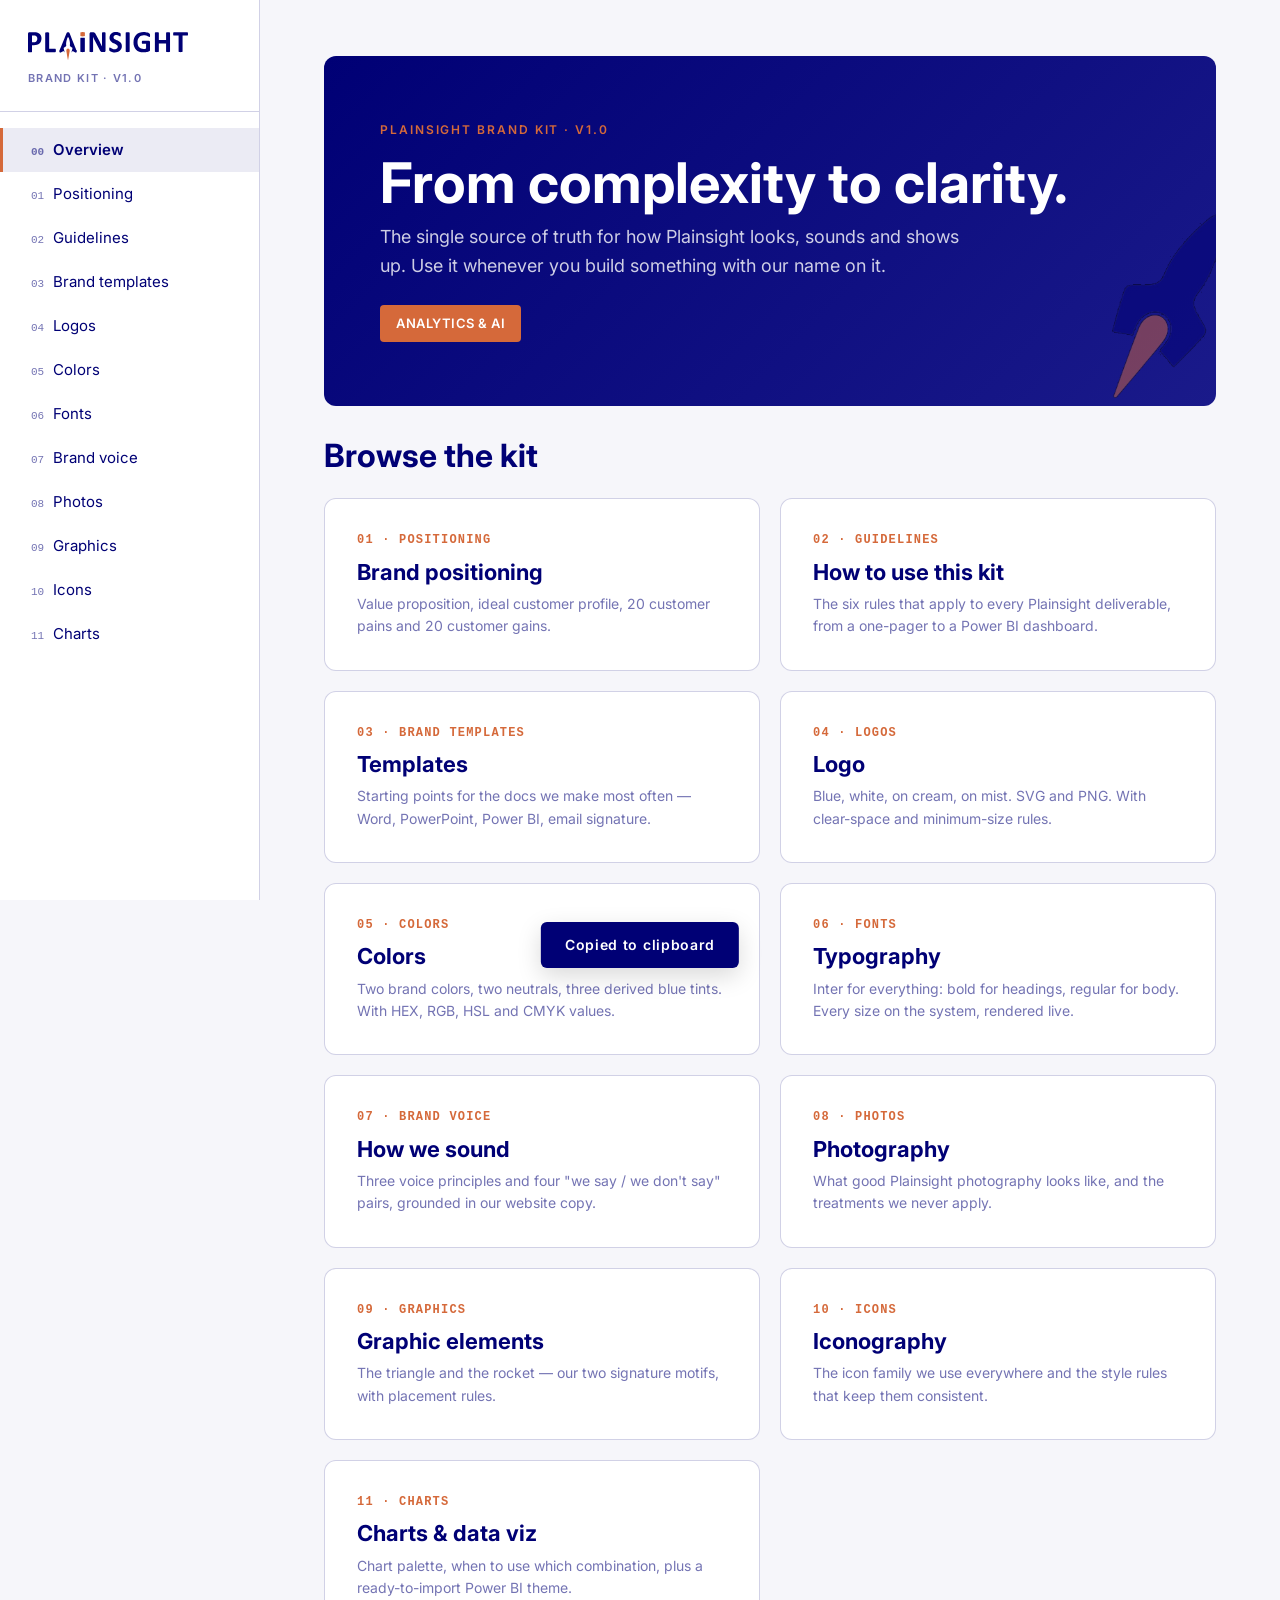
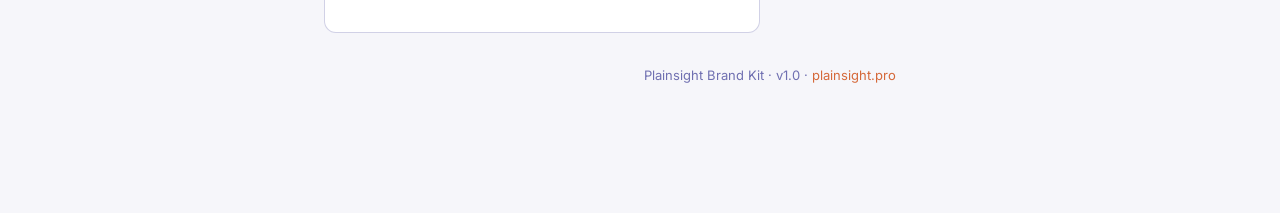
<file: index.html>
<!doctype html>
<html lang="en">
<head>
<meta charset="utf-8">
<meta name="viewport" content="width=device-width, initial-scale=1">
<title>Overview · Plainsight Brand Kit</title>
<link rel="preconnect" href="https://fonts.googleapis.com">
<link rel="preconnect" href="https://fonts.gstatic.com" crossorigin>
<link href="https://fonts.googleapis.com/css2?family=Inter:wght@400;500;600;700&display=swap" rel="stylesheet">
<link rel="stylesheet" href="css/style.css">
<link rel="icon" href="assets/logos/plainsight-logo-blue.svg">
</head>
<body>
<div class="shell">

  <aside>
    <div class="brand">
      <a href="index.html"><img src="assets/logos/plainsight-logo-blue.svg" alt="Plainsight"></a>
      <small>Brand Kit · v1.0</small>
    </div>
    <nav>
        <a href="index.html" class="active"><span class="nav-num">00</span>Overview</a>
        <a href="positioning.html"><span class="nav-num">01</span>Positioning</a>
        <a href="guidelines.html"><span class="nav-num">02</span>Guidelines</a>
        <a href="templates.html"><span class="nav-num">03</span>Brand templates</a>
        <a href="logos.html"><span class="nav-num">04</span>Logos</a>
        <a href="colors.html"><span class="nav-num">05</span>Colors</a>
        <a href="fonts.html"><span class="nav-num">06</span>Fonts</a>
        <a href="voice.html"><span class="nav-num">07</span>Brand voice</a>
        <a href="photos.html"><span class="nav-num">08</span>Photos</a>
        <a href="graphics.html"><span class="nav-num">09</span>Graphics</a>
        <a href="icons.html"><span class="nav-num">10</span>Icons</a>
        <a href="charts.html"><span class="nav-num">11</span>Charts</a>
    </nav>
  </aside>

  <main>

    <div class="hero">
      <div class="meta">Plainsight brand kit · v1.0</div>
      <h1>From complexity to clarity.</h1>
      <p>The single source of truth for how Plainsight looks, sounds and shows up. Use it whenever you build something with our name on it.</p>
      <span class="pill">ANALYTICS &amp; AI</span>
    </div>

    <h2 style="margin-bottom: 24px;">Browse the kit</h2>
    <div class="index-grid">
      <a class="index-card" href="positioning.html">
        <div class="num">01 · POSITIONING</div>
        <h3>Brand positioning</h3>
        <p>Value proposition, ideal customer profile, 20 customer pains and 20 customer gains.</p>
      </a>
      <a class="index-card" href="guidelines.html">
        <div class="num">02 · GUIDELINES</div>
        <h3>How to use this kit</h3>
        <p>The six rules that apply to every Plainsight deliverable, from a one-pager to a Power BI dashboard.</p>
      </a>
      <a class="index-card" href="templates.html">
        <div class="num">03 · BRAND TEMPLATES</div>
        <h3>Templates</h3>
        <p>Starting points for the docs we make most often — Word, PowerPoint, Power BI, email signature.</p>
      </a>
      <a class="index-card" href="logos.html">
        <div class="num">04 · LOGOS</div>
        <h3>Logo</h3>
        <p>Blue, white, on cream, on mist. SVG and PNG. With clear-space and minimum-size rules.</p>
      </a>
      <a class="index-card" href="colors.html">
        <div class="num">05 · COLORS</div>
        <h3>Colors</h3>
        <p>Two brand colors, two neutrals, three derived blue tints. With HEX, RGB, HSL and CMYK values.</p>
      </a>
      <a class="index-card" href="fonts.html">
        <div class="num">06 · FONTS</div>
        <h3>Typography</h3>
        <p>Inter for everything: bold for headings, regular for body. Every size on the system, rendered live.</p>
      </a>
      <a class="index-card" href="voice.html">
        <div class="num">07 · BRAND VOICE</div>
        <h3>How we sound</h3>
        <p>Three voice principles and four "we say / we don't say" pairs, grounded in our website copy.</p>
      </a>
      <a class="index-card" href="photos.html">
        <div class="num">08 · PHOTOS</div>
        <h3>Photography</h3>
        <p>What good Plainsight photography looks like, and the treatments we never apply.</p>
      </a>
      <a class="index-card" href="graphics.html">
        <div class="num">09 · GRAPHICS</div>
        <h3>Graphic elements</h3>
        <p>The triangle and the rocket — our two signature motifs, with placement rules.</p>
      </a>
      <a class="index-card" href="icons.html">
        <div class="num">10 · ICONS</div>
        <h3>Iconography</h3>
        <p>The icon family we use everywhere and the style rules that keep them consistent.</p>
      </a>
      <a class="index-card" href="charts.html">
        <div class="num">11 · CHARTS</div>
        <h3>Charts &amp; data viz</h3>
        <p>Chart palette, when to use which combination, plus a ready-to-import Power BI theme.</p>
      </a>
    </div>

    <footer>
      Plainsight Brand Kit · v1.0 ·
      <a href="https://www.plainsight.pro" target="_blank" rel="noopener">plainsight.pro</a>
    </footer>
  </main>
</div>

<div class="toast" id="toast">Copied to clipboard</div>

<script>
  // Click-to-copy hex codes
  document.querySelectorAll('.swatch .hex').forEach(el => {
    el.addEventListener('click', async () => {
      const text = el.textContent.trim();
      try {
        await navigator.clipboard.writeText(text);
      } catch (e) {
        const ta = document.createElement('textarea');
        ta.value = text;
        document.body.appendChild(ta);
        ta.select();
        document.execCommand('copy');
        ta.remove();
      }
      const toast = document.getElementById('toast');
      toast.textContent = 'Copied ' + text;
      toast.classList.add('show');
      setTimeout(() => toast.classList.remove('show'), 1400);
    });
  });
</script>

</body>
</html>
</file>
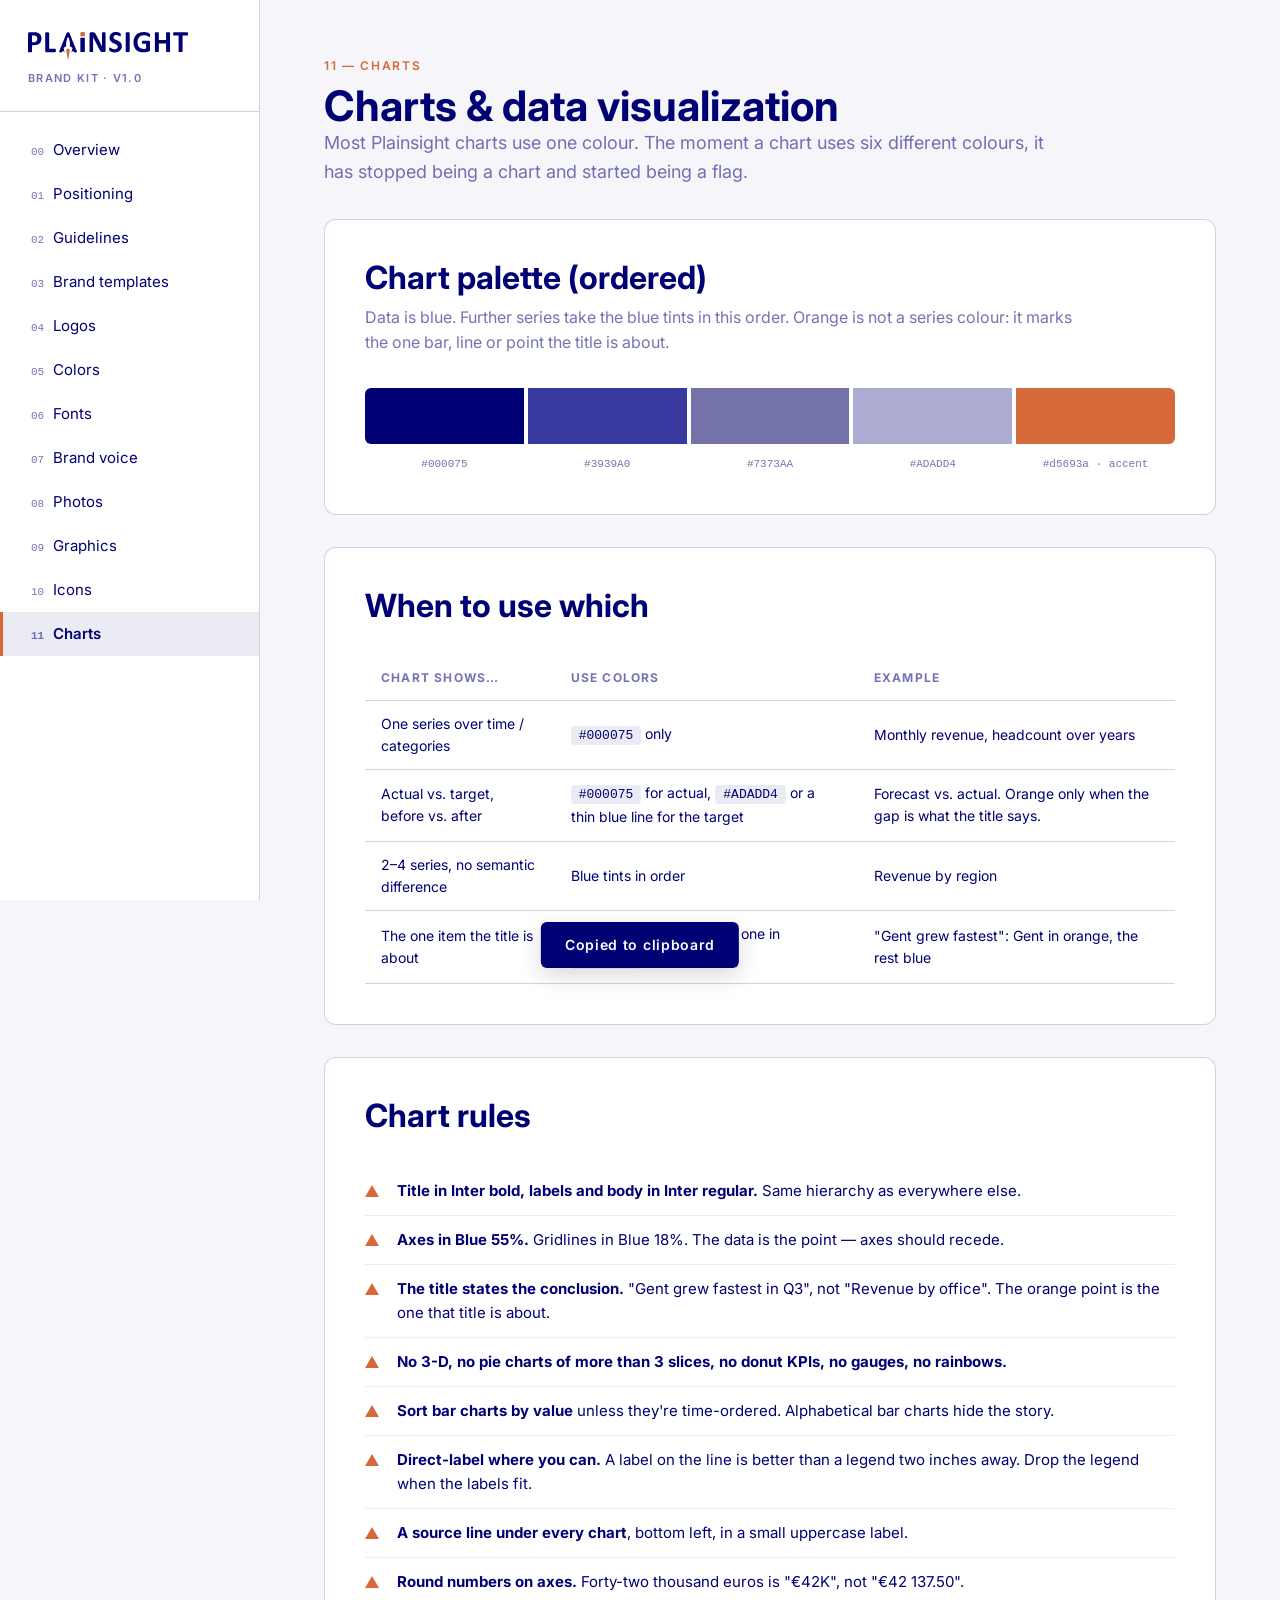
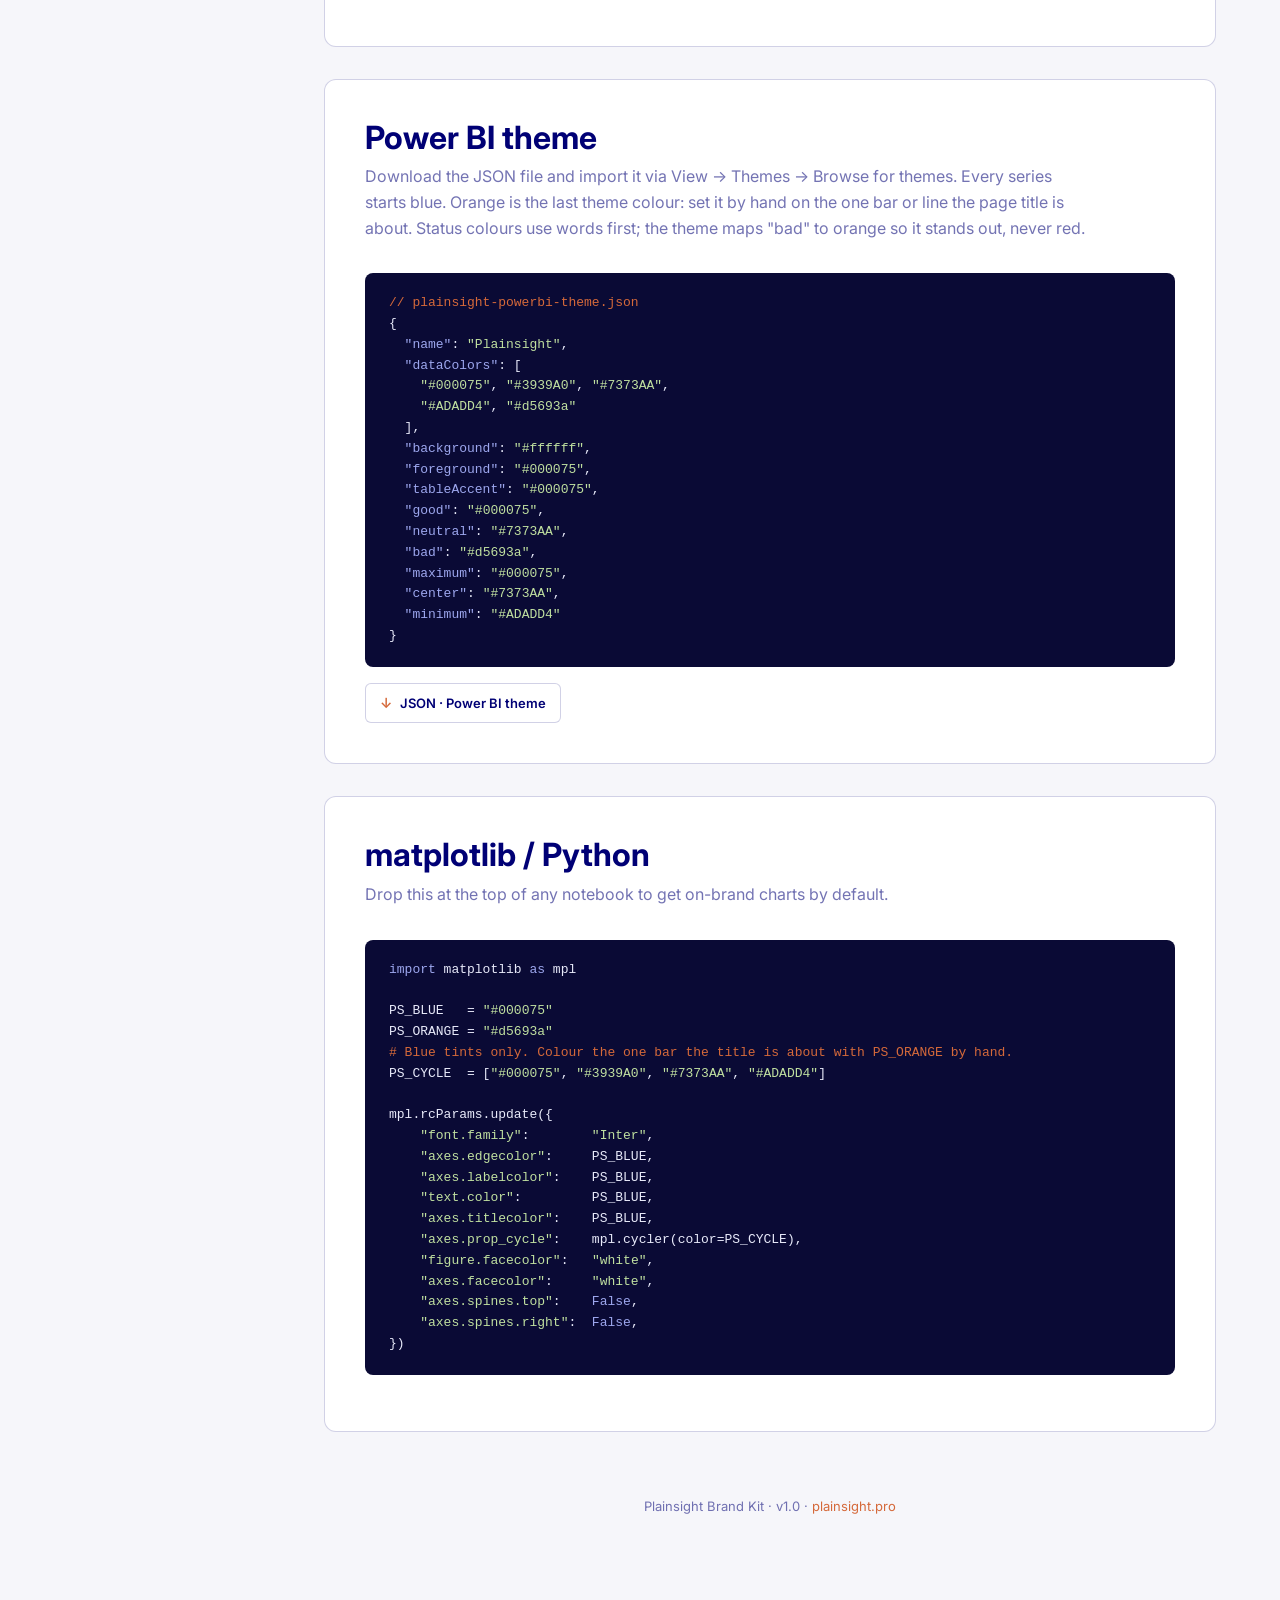
<file: charts.html>
<!doctype html>
<html lang="en">
<head>
<meta charset="utf-8">
<meta name="viewport" content="width=device-width, initial-scale=1">
<title>Charts · Plainsight Brand Kit</title>
<link rel="preconnect" href="https://fonts.googleapis.com">
<link rel="preconnect" href="https://fonts.gstatic.com" crossorigin>
<link href="https://fonts.googleapis.com/css2?family=Inter:wght@400;500;600;700&display=swap" rel="stylesheet">
<link rel="stylesheet" href="css/style.css">
<link rel="icon" href="assets/logos/plainsight-logo-blue.svg">
</head>
<body>
<div class="shell">

  <aside>
    <div class="brand">
      <a href="index.html"><img src="assets/logos/plainsight-logo-blue.svg" alt="Plainsight"></a>
      <small>Brand Kit · v1.0</small>
    </div>
    <nav>
        <a href="index.html"><span class="nav-num">00</span>Overview</a>
        <a href="positioning.html"><span class="nav-num">01</span>Positioning</a>
        <a href="guidelines.html"><span class="nav-num">02</span>Guidelines</a>
        <a href="templates.html"><span class="nav-num">03</span>Brand templates</a>
        <a href="logos.html"><span class="nav-num">04</span>Logos</a>
        <a href="colors.html"><span class="nav-num">05</span>Colors</a>
        <a href="fonts.html"><span class="nav-num">06</span>Fonts</a>
        <a href="voice.html"><span class="nav-num">07</span>Brand voice</a>
        <a href="photos.html"><span class="nav-num">08</span>Photos</a>
        <a href="graphics.html"><span class="nav-num">09</span>Graphics</a>
        <a href="icons.html"><span class="nav-num">10</span>Icons</a>
        <a href="charts.html" class="active"><span class="nav-num">11</span>Charts</a>
    </nav>
  </aside>

  <main>

    <span class="eyebrow">11 — Charts</span>
    <h1>Charts &amp; data visualization</h1>
    <p class="lead">Most Plainsight charts use one colour. The moment a chart uses six different colours, it has stopped being a chart and started being a flag.</p>

    <section>
      <div class="section-head">
        <h2>Chart palette (ordered)</h2>
        <p>Data is blue. Further series take the blue tints in this order. Orange is not a series colour: it marks the one bar, line or point the title is about.</p>
      </div>

      <div class="chart-strip">
        <div style="background: #000075;"></div>
        <div style="background: #3939A0;"></div>
        <div style="background: #7373AA;"></div>
        <div style="background: #ADADD4;"></div>
        <div style="background: #d5693a;"></div>
      </div>
      <div class="chart-strip-labels">
        <div class="seq-label">#000075</div>
        <div class="seq-label">#3939A0</div>
        <div class="seq-label">#7373AA</div>
        <div class="seq-label">#ADADD4</div>
        <div class="seq-label">#d5693a · accent</div>
      </div>
    </section>

    <section>
      <div class="section-head">
        <h2>When to use which</h2>
      </div>

      <table class="brand-table">
        <thead><tr><th>Chart shows…</th><th>Use colors</th><th>Example</th></tr></thead>
        <tbody>
          <tr><td>One series over time / categories</td><td><code>#000075</code> only</td><td>Monthly revenue, headcount over years</td></tr>
          <tr><td>Actual vs. target, before vs. after</td><td><code>#000075</code> for actual, <code>#ADADD4</code> or a thin blue line for the target</td><td>Forecast vs. actual. Orange only when the gap is what the title says.</td></tr>
          <tr><td>2–4 series, no semantic difference</td><td>Blue tints in order</td><td>Revenue by region</td></tr>
          <tr><td>The one item the title is about</td><td>All bars <code>#000075</code> + that one in <code>#d5693a</code></td><td>"Gent grew fastest": Gent in orange, the rest blue</td></tr>
        </tbody>
      </table>
    </section>

    <section>
      <div class="section-head">
        <h2>Chart rules</h2>
      </div>

      <ul class="rules">
        <li><b>Title in Inter bold, labels and body in Inter regular.</b> Same hierarchy as everywhere else.</li>
        <li><b>Axes in Blue 55%.</b> Gridlines in Blue 18%. The data is the point — axes should recede.</li>
        <li><b>The title states the conclusion.</b> "Gent grew fastest in Q3", not "Revenue by office". The orange point is the one that title is about.</li>
        <li><b>No 3-D, no pie charts of more than 3 slices, no donut KPIs, no gauges, no rainbows.</b></li>
        <li><b>Sort bar charts by value</b> unless they're time-ordered. Alphabetical bar charts hide the story.</li>
        <li><b>Direct-label where you can.</b> A label on the line is better than a legend two inches away. Drop the legend when the labels fit.</li>
        <li><b>A source line under every chart</b>, bottom left, in a small uppercase label.</li>
        <li><b>Round numbers on axes.</b> Forty-two thousand euros is "€42K", not "€42 137.50".</li>
      </ul>
    </section>

    <section>
      <div class="section-head">
        <h2>Power BI theme</h2>
        <p>Download the JSON file and import it via View → Themes → Browse for themes. Every series starts blue. Orange is the last theme colour: set it by hand on the one bar or line the page title is about. Status colours use words first; the theme maps "bad" to orange so it stands out, never red.</p>
      </div>

      <pre><span class="c">// plainsight-powerbi-theme.json</span>
{
  <span class="k">"name"</span>: <span class="s">"Plainsight"</span>,
  <span class="k">"dataColors"</span>: [
    <span class="s">"#000075"</span>, <span class="s">"#3939A0"</span>, <span class="s">"#7373AA"</span>,
    <span class="s">"#ADADD4"</span>, <span class="s">"#d5693a"</span>
  ],
  <span class="k">"background"</span>: <span class="s">"#ffffff"</span>,
  <span class="k">"foreground"</span>: <span class="s">"#000075"</span>,
  <span class="k">"tableAccent"</span>: <span class="s">"#000075"</span>,
  <span class="k">"good"</span>: <span class="s">"#000075"</span>,
  <span class="k">"neutral"</span>: <span class="s">"#7373AA"</span>,
  <span class="k">"bad"</span>: <span class="s">"#d5693a"</span>,
  <span class="k">"maximum"</span>: <span class="s">"#000075"</span>,
  <span class="k">"center"</span>: <span class="s">"#7373AA"</span>,
  <span class="k">"minimum"</span>: <span class="s">"#ADADD4"</span>
}</pre>

      <div class="download-row">
        <a class="dl-chip" href="assets/templates/plainsight-powerbi-theme.json" download>JSON · Power BI theme</a>
      </div>
    </section>

    <section>
      <div class="section-head">
        <h2>matplotlib / Python</h2>
        <p>Drop this at the top of any notebook to get on-brand charts by default.</p>
      </div>

      <pre><span class="k">import</span> matplotlib <span class="k">as</span> mpl

PS_BLUE   = <span class="s">"#000075"</span>
PS_ORANGE = <span class="s">"#d5693a"</span>
<span class="c"># Blue tints only. Colour the one bar the title is about with PS_ORANGE by hand.</span>
PS_CYCLE  = [<span class="s">"#000075"</span>, <span class="s">"#3939A0"</span>, <span class="s">"#7373AA"</span>, <span class="s">"#ADADD4"</span>]

mpl.rcParams.update({
    <span class="s">"font.family"</span>:        <span class="s">"Inter"</span>,
    <span class="s">"axes.edgecolor"</span>:     PS_BLUE,
    <span class="s">"axes.labelcolor"</span>:    PS_BLUE,
    <span class="s">"text.color"</span>:         PS_BLUE,
    <span class="s">"axes.titlecolor"</span>:    PS_BLUE,
    <span class="s">"axes.prop_cycle"</span>:    mpl.cycler(color=PS_CYCLE),
    <span class="s">"figure.facecolor"</span>:   <span class="s">"white"</span>,
    <span class="s">"axes.facecolor"</span>:     <span class="s">"white"</span>,
    <span class="s">"axes.spines.top"</span>:    <span class="k">False</span>,
    <span class="s">"axes.spines.right"</span>:  <span class="k">False</span>,
})</pre>
    </section>

    <footer>
      Plainsight Brand Kit · v1.0 ·
      <a href="https://www.plainsight.pro" target="_blank" rel="noopener">plainsight.pro</a>
    </footer>
  </main>
</div>

<div class="toast" id="toast">Copied to clipboard</div>

<script>
  // Click-to-copy hex codes
  document.querySelectorAll('.swatch .hex').forEach(el => {
    el.addEventListener('click', async () => {
      const text = el.textContent.trim();
      try {
        await navigator.clipboard.writeText(text);
      } catch (e) {
        const ta = document.createElement('textarea');
        ta.value = text;
        document.body.appendChild(ta);
        ta.select();
        document.execCommand('copy');
        ta.remove();
      }
      const toast = document.getElementById('toast');
      toast.textContent = 'Copied ' + text;
      toast.classList.add('show');
      setTimeout(() => toast.classList.remove('show'), 1400);
    });
  });
</script>

</body>
</html>
</file>
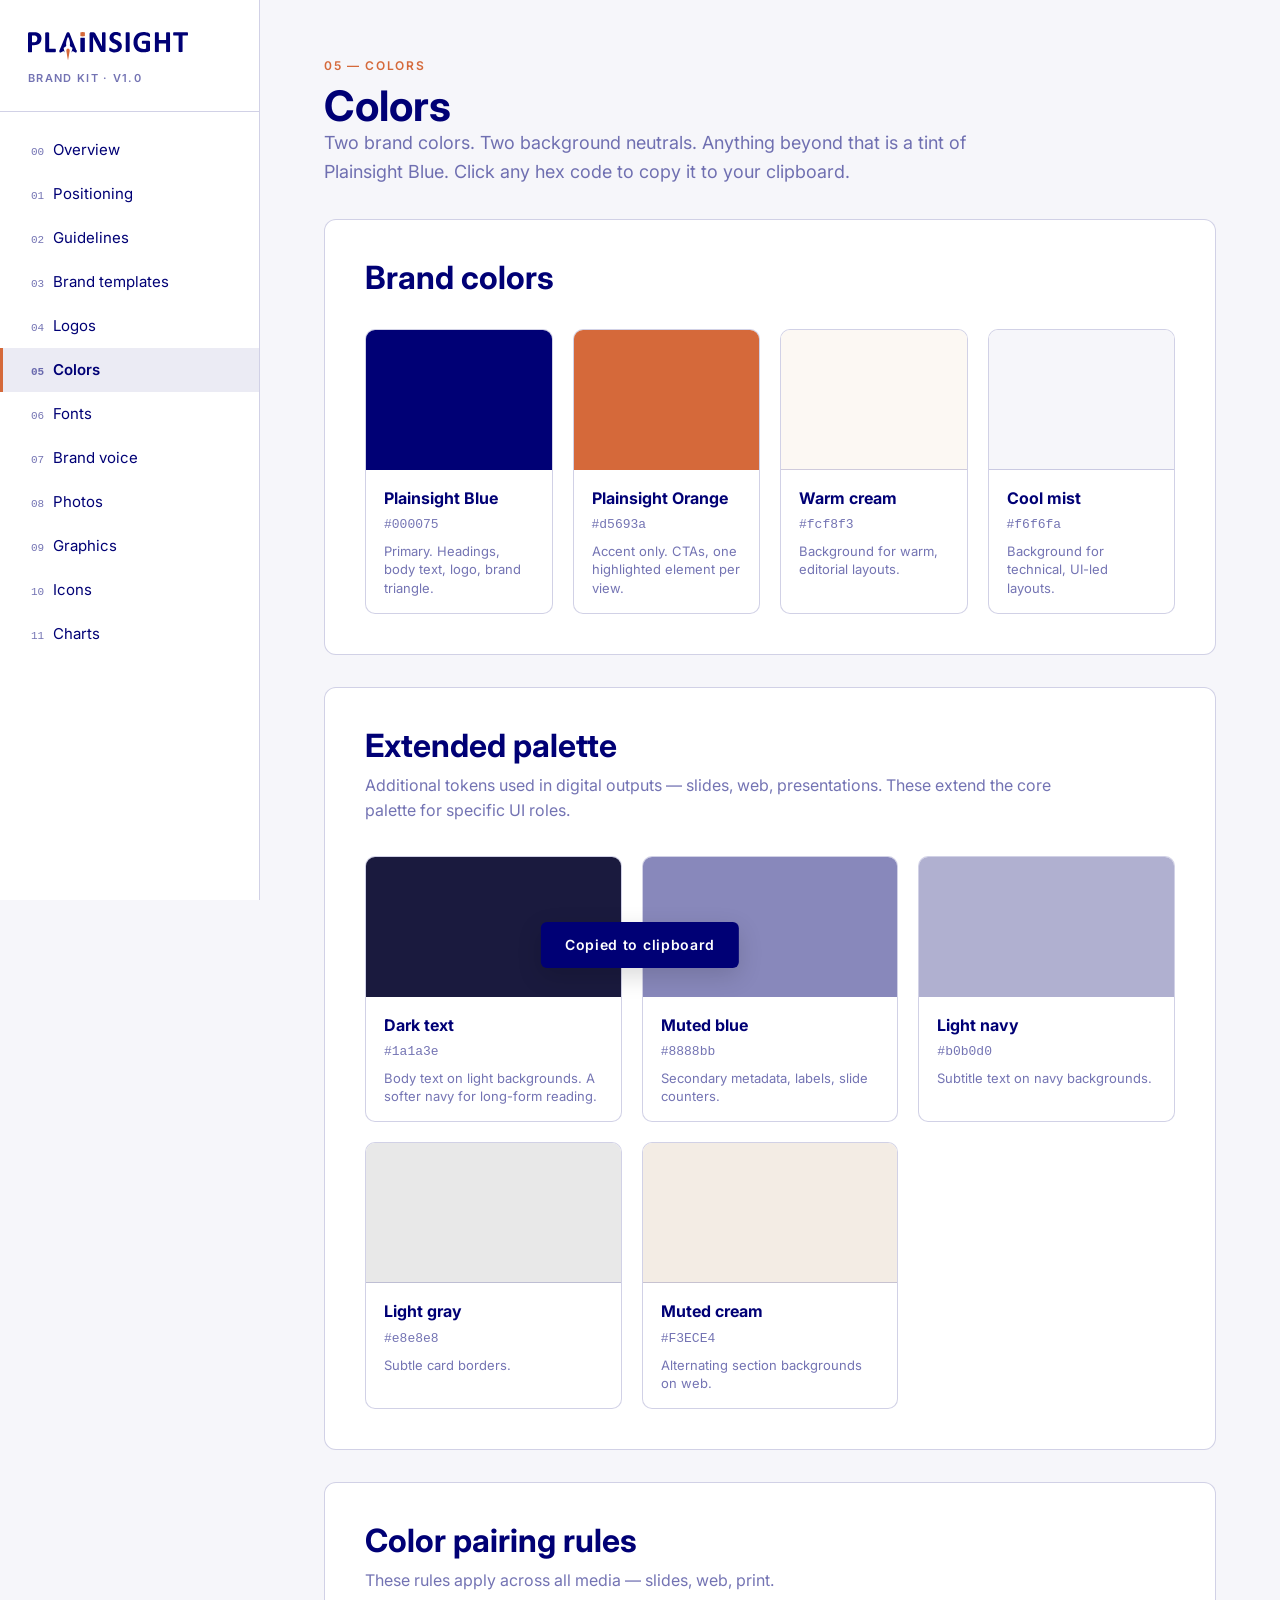
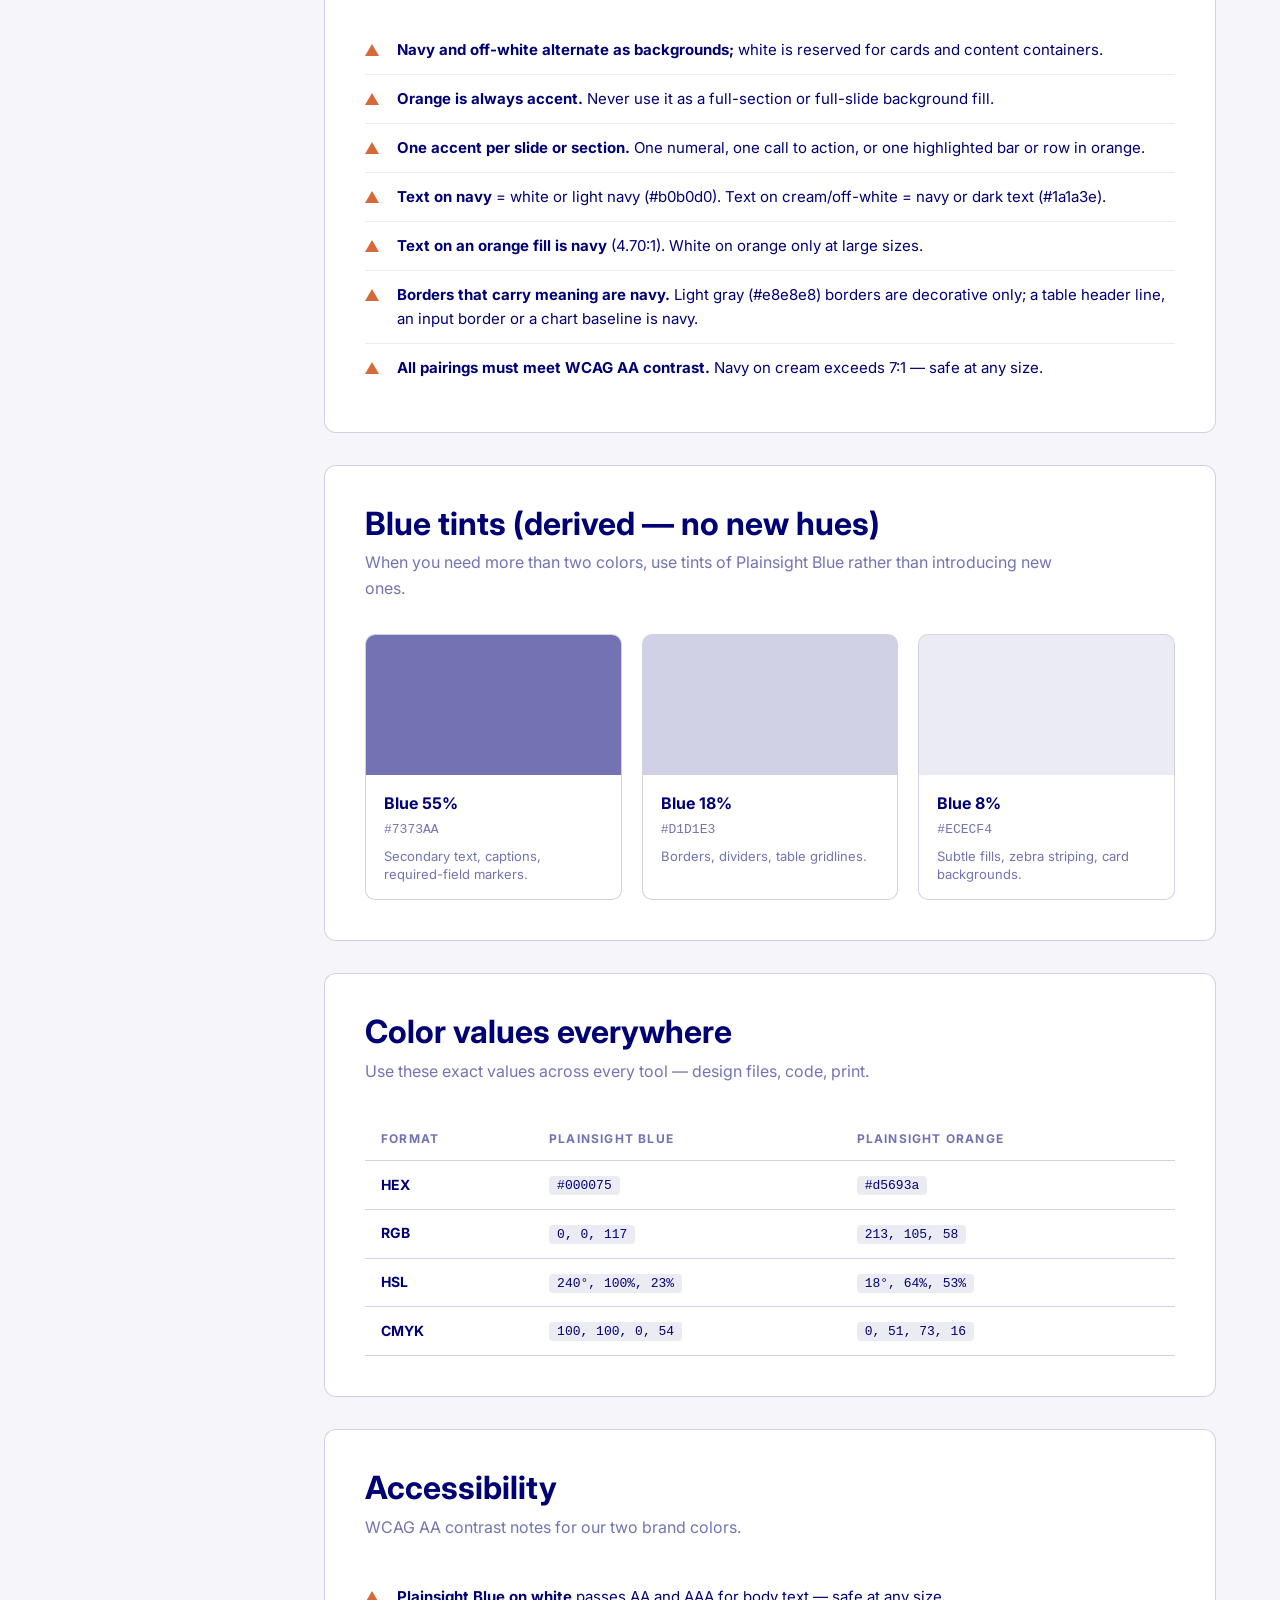
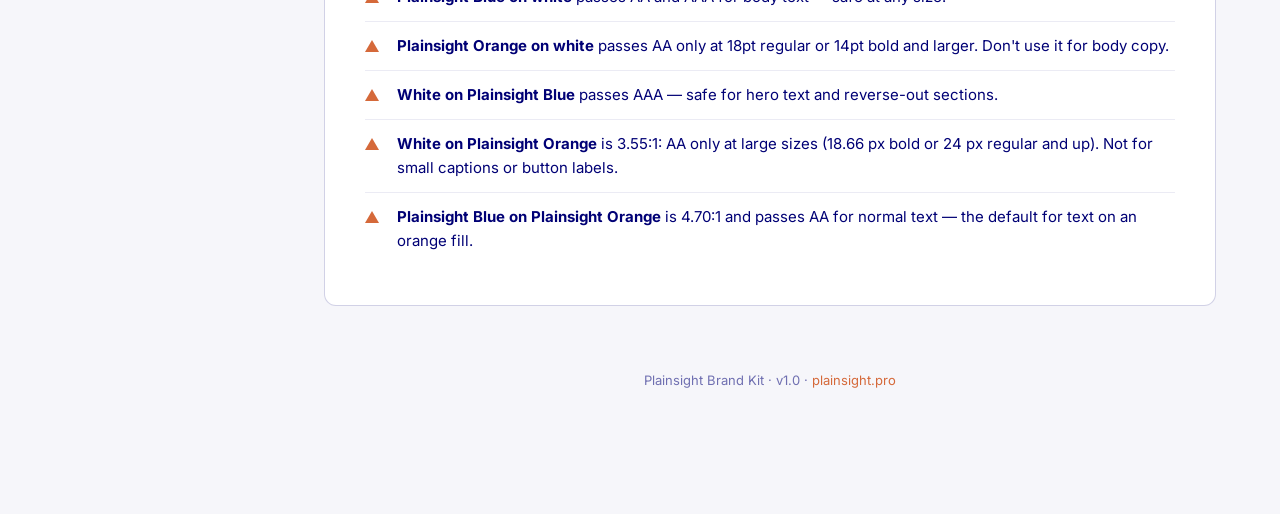
<file: colors.html>
<!doctype html>
<html lang="en">
<head>
<meta charset="utf-8">
<meta name="viewport" content="width=device-width, initial-scale=1">
<title>Colors · Plainsight Brand Kit</title>
<link rel="preconnect" href="https://fonts.googleapis.com">
<link rel="preconnect" href="https://fonts.gstatic.com" crossorigin>
<link href="https://fonts.googleapis.com/css2?family=Inter:wght@400;500;600;700&display=swap" rel="stylesheet">
<link rel="stylesheet" href="css/style.css">
<link rel="icon" href="assets/logos/plainsight-logo-blue.svg">
</head>
<body>
<div class="shell">

  <aside>
    <div class="brand">
      <a href="index.html"><img src="assets/logos/plainsight-logo-blue.svg" alt="Plainsight"></a>
      <small>Brand Kit · v1.0</small>
    </div>
    <nav>
        <a href="index.html"><span class="nav-num">00</span>Overview</a>
        <a href="positioning.html"><span class="nav-num">01</span>Positioning</a>
        <a href="guidelines.html"><span class="nav-num">02</span>Guidelines</a>
        <a href="templates.html"><span class="nav-num">03</span>Brand templates</a>
        <a href="logos.html"><span class="nav-num">04</span>Logos</a>
        <a href="colors.html" class="active"><span class="nav-num">05</span>Colors</a>
        <a href="fonts.html"><span class="nav-num">06</span>Fonts</a>
        <a href="voice.html"><span class="nav-num">07</span>Brand voice</a>
        <a href="photos.html"><span class="nav-num">08</span>Photos</a>
        <a href="graphics.html"><span class="nav-num">09</span>Graphics</a>
        <a href="icons.html"><span class="nav-num">10</span>Icons</a>
        <a href="charts.html"><span class="nav-num">11</span>Charts</a>
    </nav>
  </aside>

  <main>

    <span class="eyebrow">05 — Colors</span>
    <h1>Colors</h1>
    <p class="lead">Two brand colors. Two background neutrals. Anything beyond that is a tint of Plainsight Blue. Click any hex code to copy it to your clipboard.</p>

    <section>
      <div class="section-head">
        <h2>Brand colors</h2>
      </div>

      <div class="grid grid-4">
        <div class="swatch">
          <div class="chip" style="background: #000075;"></div>
          <div class="meta">
            <div class="name">Plainsight Blue</div>
            <div class="hex">#000075</div>
            <div class="role">Primary. Headings, body text, logo, brand triangle.</div>
          </div>
        </div>
        <div class="swatch">
          <div class="chip" style="background: #d5693a;"></div>
          <div class="meta">
            <div class="name">Plainsight Orange</div>
            <div class="hex">#d5693a</div>
            <div class="role">Accent only. CTAs, one highlighted element per view.</div>
          </div>
        </div>
        <div class="swatch">
          <div class="chip" style="background: #fcf8f3; border-bottom: 1px solid var(--ps-blue-18);"></div>
          <div class="meta">
            <div class="name">Warm cream</div>
            <div class="hex">#fcf8f3</div>
            <div class="role">Background for warm, editorial layouts.</div>
          </div>
        </div>
        <div class="swatch">
          <div class="chip" style="background: #f6f6fa; border-bottom: 1px solid var(--ps-blue-18);"></div>
          <div class="meta">
            <div class="name">Cool mist</div>
            <div class="hex">#f6f6fa</div>
            <div class="role">Background for technical, UI-led layouts.</div>
          </div>
        </div>
      </div>
    </section>

    <section>
      <div class="section-head">
        <h2>Extended palette</h2>
        <p>Additional tokens used in digital outputs — slides, web, presentations. These extend the core palette for specific UI roles.</p>
      </div>

      <div class="grid grid-3">
        <div class="swatch">
          <div class="chip" style="background: #1a1a3e;"></div>
          <div class="meta">
            <div class="name">Dark text</div>
            <div class="hex">#1a1a3e</div>
            <div class="role">Body text on light backgrounds. A softer navy for long-form reading.</div>
          </div>
        </div>
        <div class="swatch">
          <div class="chip" style="background: #8888bb;"></div>
          <div class="meta">
            <div class="name">Muted blue</div>
            <div class="hex">#8888bb</div>
            <div class="role">Secondary metadata, labels, slide counters.</div>
          </div>
        </div>
        <div class="swatch">
          <div class="chip" style="background: #b0b0d0;"></div>
          <div class="meta">
            <div class="name">Light navy</div>
            <div class="hex">#b0b0d0</div>
            <div class="role">Subtitle text on navy backgrounds.</div>
          </div>
        </div>
        <div class="swatch">
          <div class="chip" style="background: #e8e8e8; border-bottom: 1px solid var(--ps-blue-18);"></div>
          <div class="meta">
            <div class="name">Light gray</div>
            <div class="hex">#e8e8e8</div>
            <div class="role">Subtle card borders.</div>
          </div>
        </div>
        <div class="swatch">
          <div class="chip" style="background: #F3ECE4; border-bottom: 1px solid var(--ps-blue-18);"></div>
          <div class="meta">
            <div class="name">Muted cream</div>
            <div class="hex">#F3ECE4</div>
            <div class="role">Alternating section backgrounds on web.</div>
          </div>
        </div>
      </div>
    </section>

    <section>
      <div class="section-head">
        <h2>Color pairing rules</h2>
        <p>These rules apply across all media — slides, web, print.</p>
      </div>
      <ul class="rules">
        <li><b>Navy and off-white alternate as backgrounds;</b> white is reserved for cards and content containers.</li>
        <li><b>Orange is always accent.</b> Never use it as a full-section or full-slide background fill.</li>
        <li><b>One accent per slide or section.</b> One numeral, one call to action, or one highlighted bar or row in orange.</li>
        <li><b>Text on navy</b> = white or light navy (#b0b0d0). Text on cream/off-white = navy or dark text (#1a1a3e).</li>
        <li><b>Text on an orange fill is navy</b> (4.70:1). White on orange only at large sizes.</li>
        <li><b>Borders that carry meaning are navy.</b> Light gray (#e8e8e8) borders are decorative only; a table header line, an input border or a chart baseline is navy.</li>
        <li><b>All pairings must meet WCAG AA contrast.</b> Navy on cream exceeds 7:1 — safe at any size.</li>
      </ul>
    </section>

    <section>
      <div class="section-head">
        <h2>Blue tints (derived — no new hues)</h2>
        <p>When you need more than two colors, use tints of Plainsight Blue rather than introducing new ones.</p>
      </div>

      <div class="grid grid-3">
        <div class="swatch">
          <div class="chip" style="background: rgba(0, 0, 117, 0.55);"></div>
          <div class="meta">
            <div class="name">Blue 55%</div>
            <div class="hex">#7373AA</div>
            <div class="role">Secondary text, captions, required-field markers.</div>
          </div>
        </div>
        <div class="swatch">
          <div class="chip" style="background: rgba(0, 0, 117, 0.18);"></div>
          <div class="meta">
            <div class="name">Blue 18%</div>
            <div class="hex">#D1D1E3</div>
            <div class="role">Borders, dividers, table gridlines.</div>
          </div>
        </div>
        <div class="swatch">
          <div class="chip" style="background: rgba(0, 0, 117, 0.08);"></div>
          <div class="meta">
            <div class="name">Blue 8%</div>
            <div class="hex">#ECECF4</div>
            <div class="role">Subtle fills, zebra striping, card backgrounds.</div>
          </div>
        </div>
      </div>
    </section>

    <section>
      <div class="section-head">
        <h2>Color values everywhere</h2>
        <p>Use these exact values across every tool — design files, code, print.</p>
      </div>

      <table class="brand-table">
        <thead><tr><th>Format</th><th>Plainsight Blue</th><th>Plainsight Orange</th></tr></thead>
        <tbody>
          <tr><td><b>HEX</b></td><td><code>#000075</code></td><td><code>#d5693a</code></td></tr>
          <tr><td><b>RGB</b></td><td><code>0, 0, 117</code></td><td><code>213, 105, 58</code></td></tr>
          <tr><td><b>HSL</b></td><td><code>240°, 100%, 23%</code></td><td><code>18°, 64%, 53%</code></td></tr>
          <tr><td><b>CMYK</b></td><td><code>100, 100, 0, 54</code></td><td><code>0, 51, 73, 16</code></td></tr>
        </tbody>
      </table>
    </section>

    <section>
      <div class="section-head">
        <h2>Accessibility</h2>
        <p>WCAG AA contrast notes for our two brand colors.</p>
      </div>
      <ul class="rules">
        <li><b>Plainsight Blue on white</b> passes AA and AAA for body text — safe at any size.</li>
        <li><b>Plainsight Orange on white</b> passes AA only at 18pt regular or 14pt bold and larger. Don't use it for body copy.</li>
        <li><b>White on Plainsight Blue</b> passes AAA — safe for hero text and reverse-out sections.</li>
        <li><b>White on Plainsight Orange</b> is 3.55:1: AA only at large sizes (18.66 px bold or 24 px regular and up). Not for small captions or button labels.</li>
        <li><b>Plainsight Blue on Plainsight Orange</b> is 4.70:1 and passes AA for normal text — the default for text on an orange fill.</li>
      </ul>
    </section>

    <footer>
      Plainsight Brand Kit · v1.0 ·
      <a href="https://www.plainsight.pro" target="_blank" rel="noopener">plainsight.pro</a>
    </footer>
  </main>
</div>

<div class="toast" id="toast">Copied to clipboard</div>

<script>
  // Click-to-copy hex codes
  document.querySelectorAll('.swatch .hex').forEach(el => {
    el.addEventListener('click', async () => {
      const text = el.textContent.trim();
      try {
        await navigator.clipboard.writeText(text);
      } catch (e) {
        const ta = document.createElement('textarea');
        ta.value = text;
        document.body.appendChild(ta);
        ta.select();
        document.execCommand('copy');
        ta.remove();
      }
      const toast = document.getElementById('toast');
      toast.textContent = 'Copied ' + text;
      toast.classList.add('show');
      setTimeout(() => toast.classList.remove('show'), 1400);
    });
  });
</script>

</body>
</html>
</file>
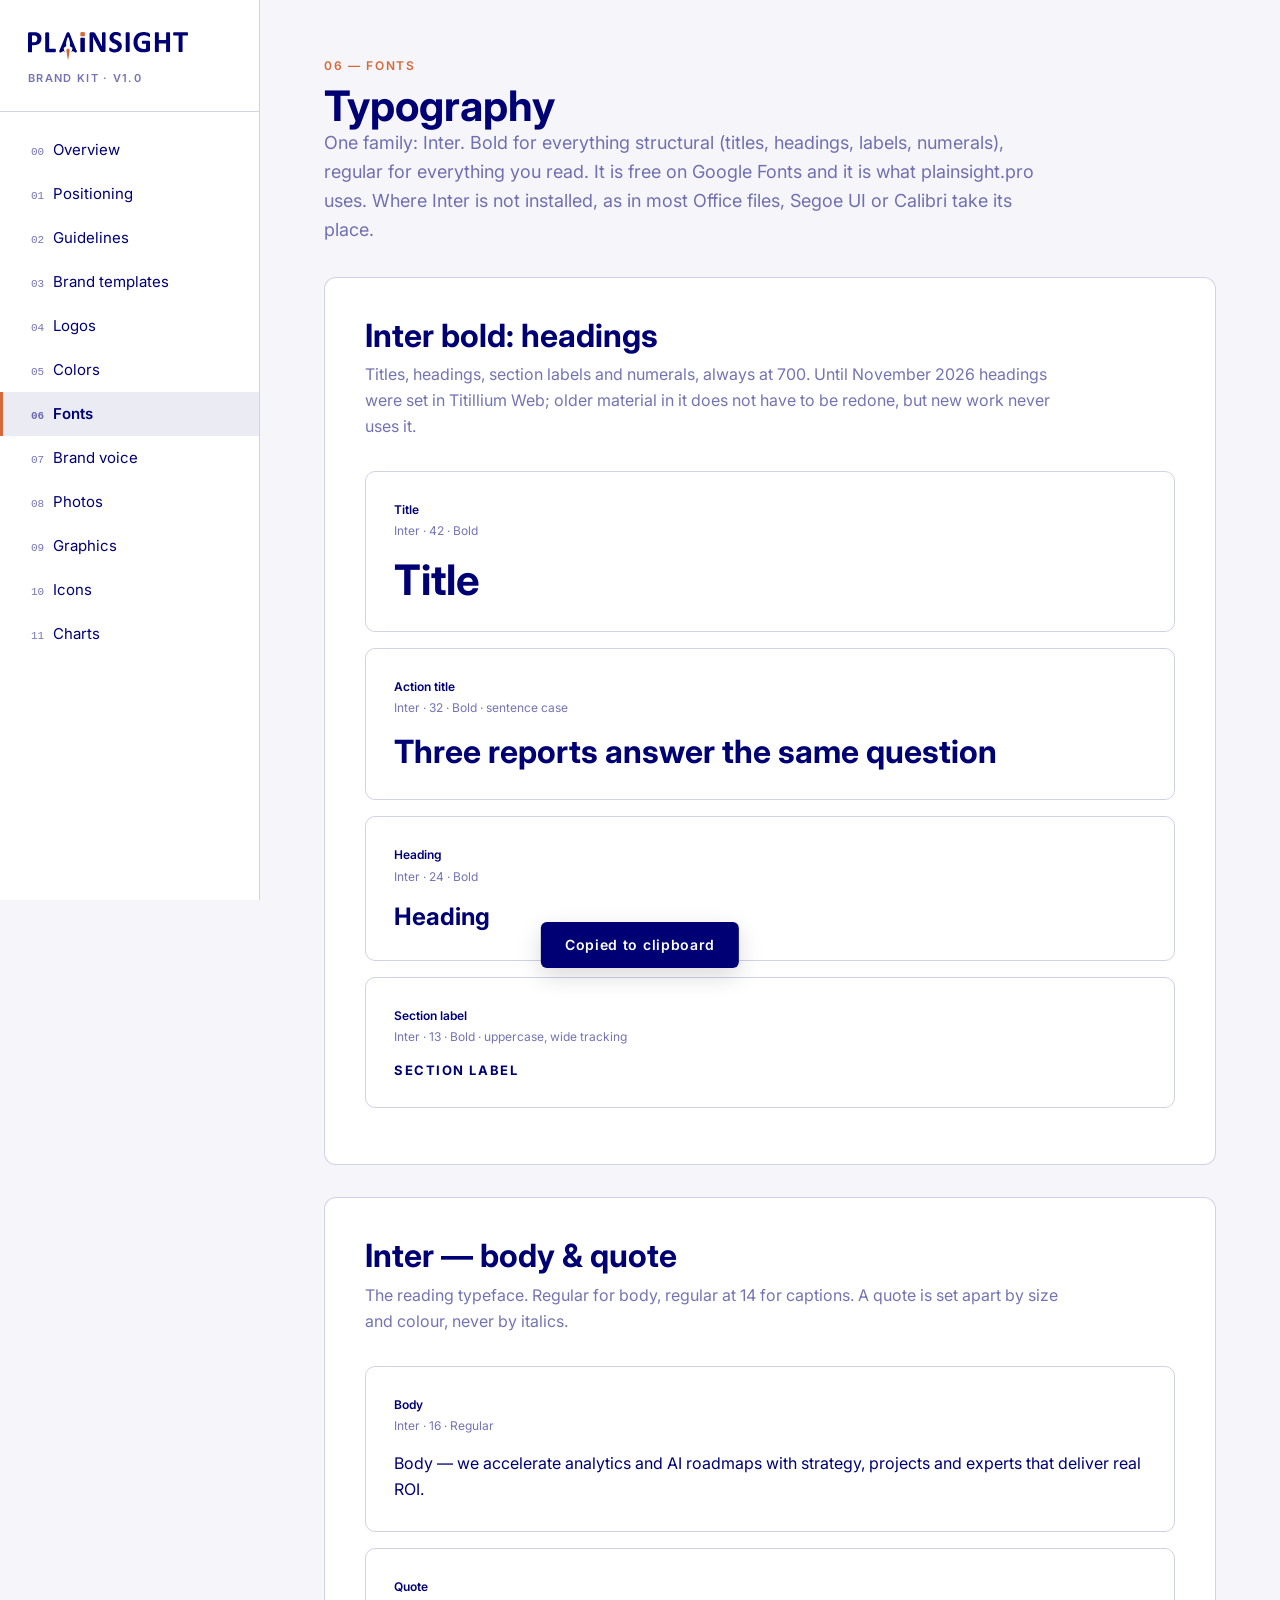
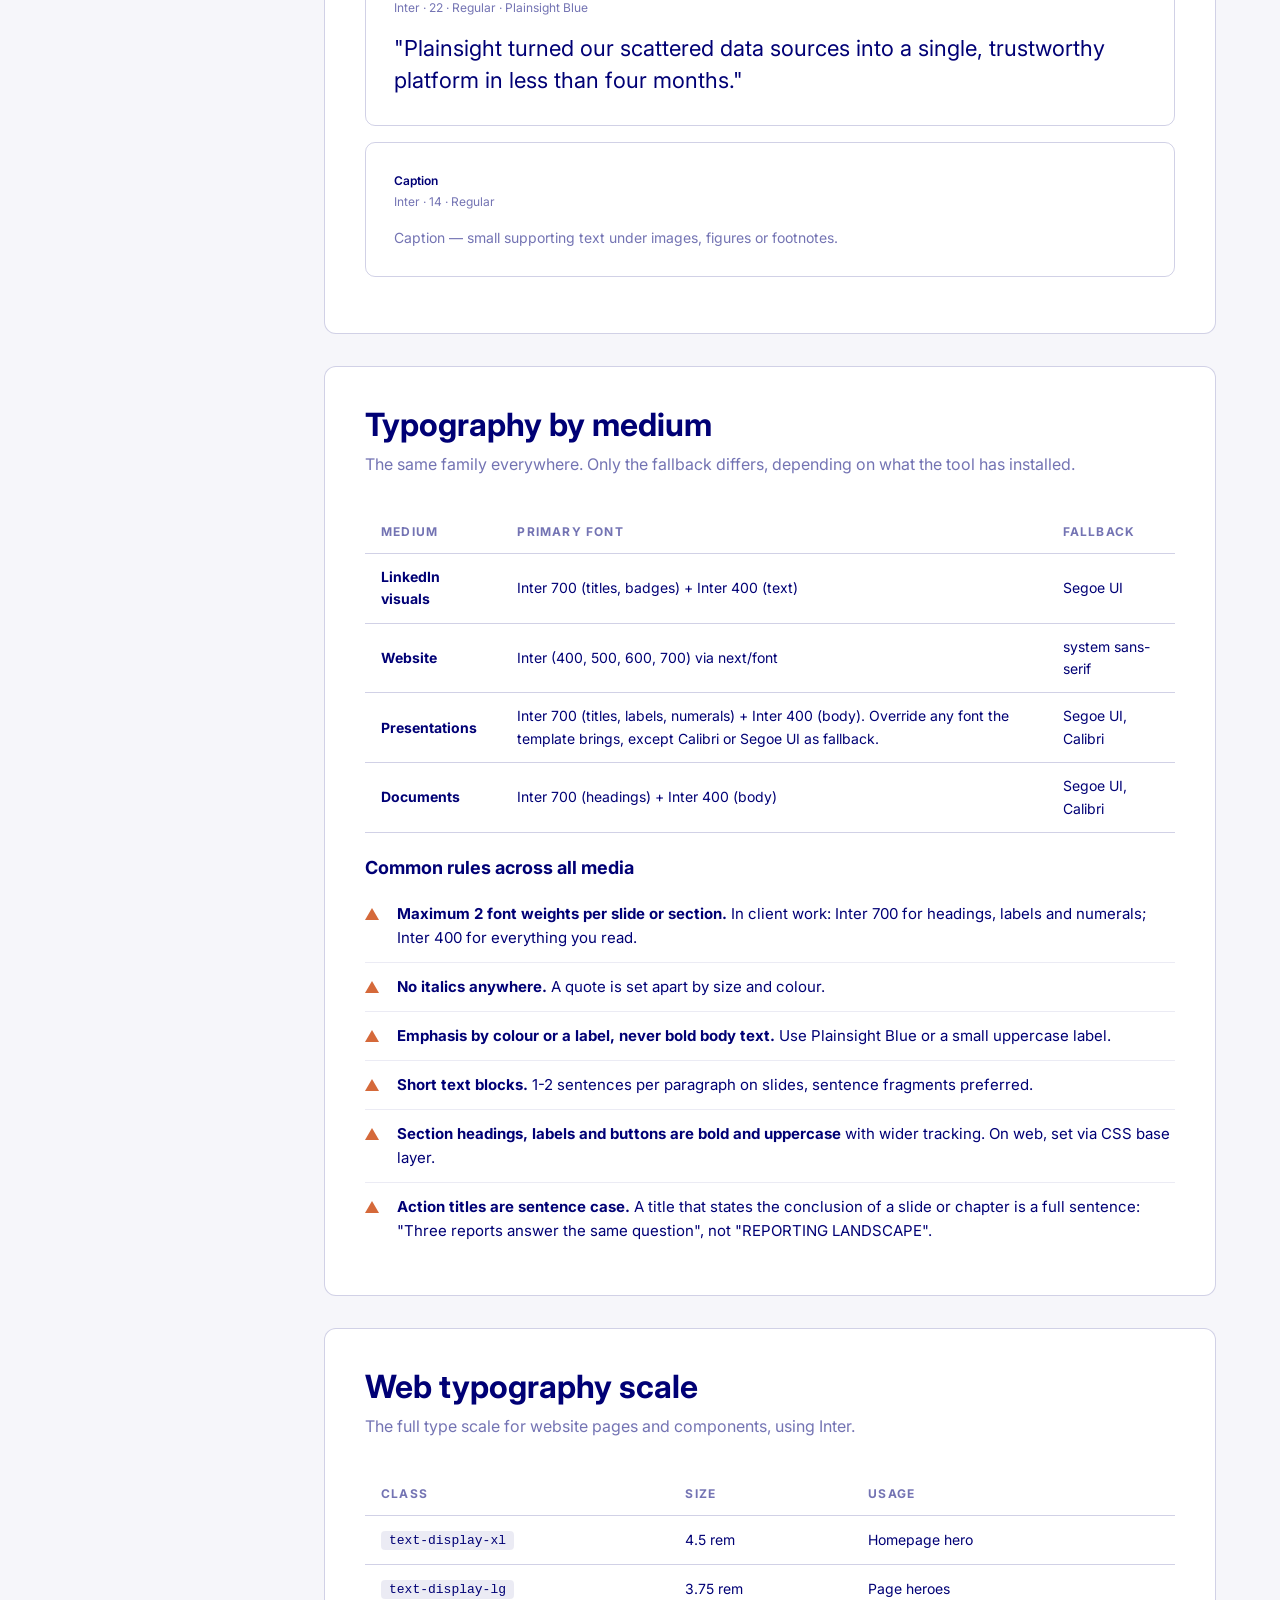
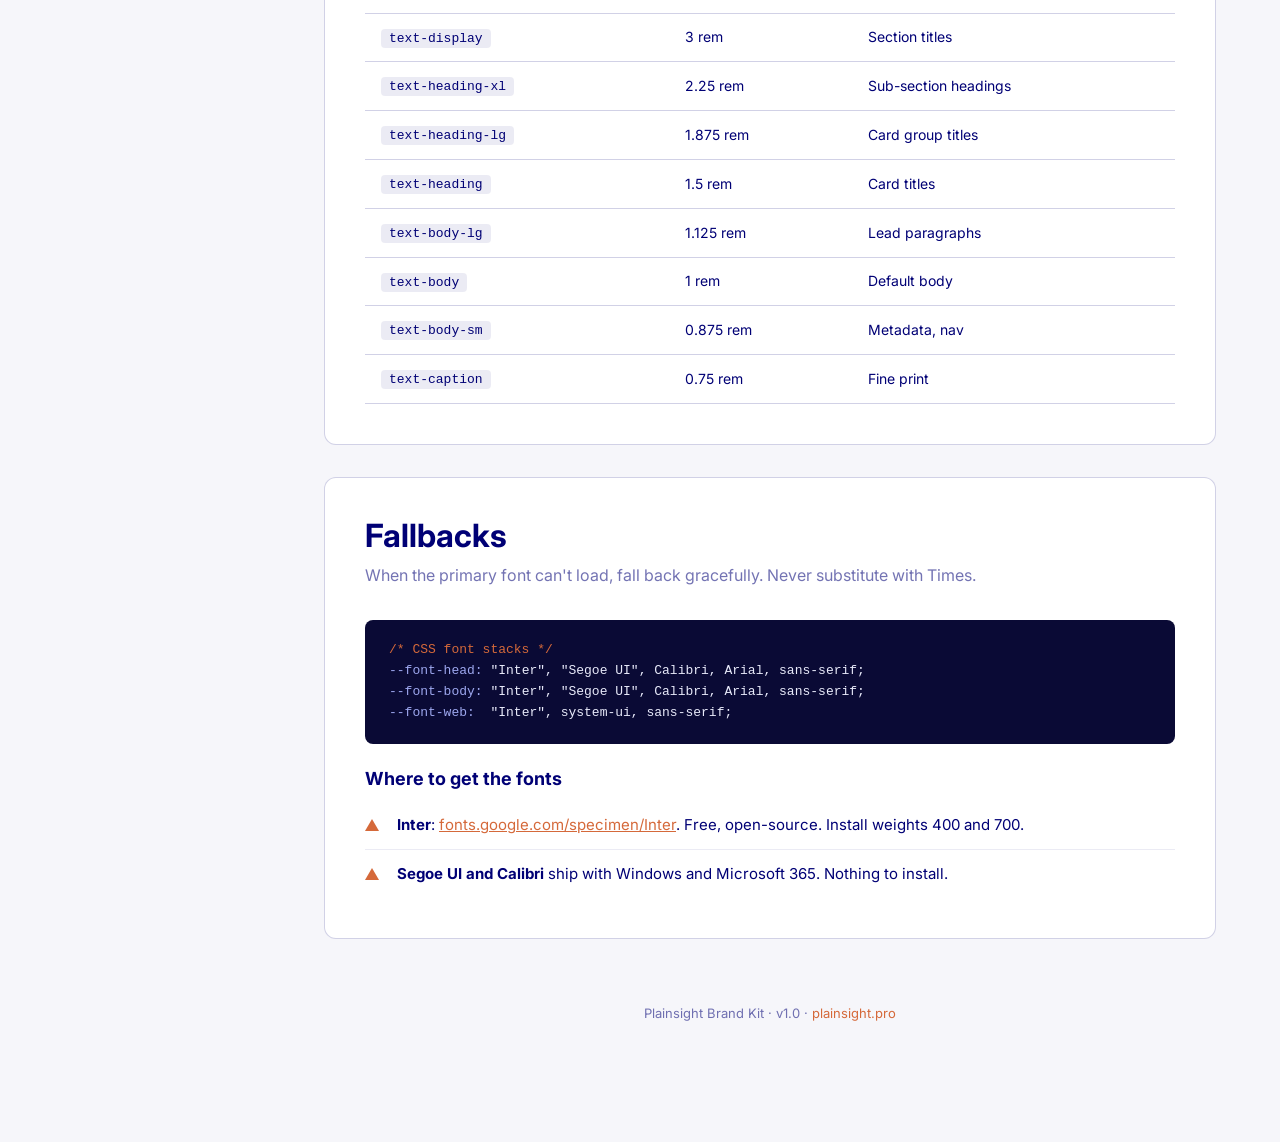
<file: fonts.html>
<!doctype html>
<html lang="en">
<head>
<meta charset="utf-8">
<meta name="viewport" content="width=device-width, initial-scale=1">
<title>Fonts · Plainsight Brand Kit</title>
<link rel="preconnect" href="https://fonts.googleapis.com">
<link rel="preconnect" href="https://fonts.gstatic.com" crossorigin>
<link href="https://fonts.googleapis.com/css2?family=Inter:wght@400;500;600;700&display=swap" rel="stylesheet">
<link rel="stylesheet" href="css/style.css">
<link rel="icon" href="assets/logos/plainsight-logo-blue.svg">
</head>
<body>
<div class="shell">

  <aside>
    <div class="brand">
      <a href="index.html"><img src="assets/logos/plainsight-logo-blue.svg" alt="Plainsight"></a>
      <small>Brand Kit · v1.0</small>
    </div>
    <nav>
        <a href="index.html"><span class="nav-num">00</span>Overview</a>
        <a href="positioning.html"><span class="nav-num">01</span>Positioning</a>
        <a href="guidelines.html"><span class="nav-num">02</span>Guidelines</a>
        <a href="templates.html"><span class="nav-num">03</span>Brand templates</a>
        <a href="logos.html"><span class="nav-num">04</span>Logos</a>
        <a href="colors.html"><span class="nav-num">05</span>Colors</a>
        <a href="fonts.html" class="active"><span class="nav-num">06</span>Fonts</a>
        <a href="voice.html"><span class="nav-num">07</span>Brand voice</a>
        <a href="photos.html"><span class="nav-num">08</span>Photos</a>
        <a href="graphics.html"><span class="nav-num">09</span>Graphics</a>
        <a href="icons.html"><span class="nav-num">10</span>Icons</a>
        <a href="charts.html"><span class="nav-num">11</span>Charts</a>
    </nav>
  </aside>

  <main>

    <span class="eyebrow">06 — Fonts</span>
    <h1>Typography</h1>
    <p class="lead">One family: Inter. Bold for everything structural (titles, headings, labels, numerals), regular for everything you read. It is free on Google Fonts and it is what plainsight.pro uses. Where Inter is not installed, as in most Office files, Segoe UI or Calibri take its place.</p>

    <section>
      <div class="section-head">
        <h2>Inter bold: headings</h2>
        <p>Titles, headings, section labels and numerals, always at 700. Until November 2026 headings were set in Titillium Web; older material in it does not have to be redone, but new work never uses it.</p>
      </div>

      <div class="type-spec head-sample">
        <div class="label-row"><div><b>Title</b>Inter · 42 · Bold</div></div>
        <div class="sample" style="font-size: 42px; font-weight: 700; line-height: 1.1;">Title</div>
      </div>
      <div class="type-spec head-sample">
        <div class="label-row"><div><b>Action title</b>Inter · 32 · Bold · sentence case</div></div>
        <div class="sample" style="font-size: 32px; font-weight: 700; line-height: 1.2; text-transform: none;">Three reports answer the same question</div>
      </div>
      <div class="type-spec head-sample">
        <div class="label-row"><div><b>Heading</b>Inter · 24 · Bold</div></div>
        <div class="sample" style="font-size: 24px; font-weight: 700; line-height: 1.25;">Heading</div>
      </div>
      <div class="type-spec head-sample">
        <div class="label-row"><div><b>Section label</b>Inter · 13 · Bold · uppercase, wide tracking</div></div>
        <div class="sample" style="font-size: 13px; font-weight: 700; line-height: 1.3; text-transform: uppercase; letter-spacing: 0.12em;">Section label</div>
      </div>
    </section>

    <section>
      <div class="section-head">
        <h2>Inter — body &amp; quote</h2>
        <p>The reading typeface. Regular for body, regular at 14 for captions. A quote is set apart by size and colour, never by italics.</p>
      </div>

      <div class="type-spec body-sample">
        <div class="label-row"><div><b>Body</b>Inter · 16 · Regular</div></div>
        <div class="sample" style="font-size: 16px; line-height: 1.6;">Body — we accelerate analytics and AI roadmaps with strategy, projects and experts that deliver real ROI.</div>
      </div>
      <div class="type-spec body-sample">
        <div class="label-row"><div><b>Quote</b>Inter · 22 · Regular · Plainsight Blue</div></div>
        <div class="sample" style="font-size: 22px; line-height: 1.45; color: var(--ps-blue);">"Plainsight turned our scattered data sources into a single, trustworthy platform in less than four months."</div>
      </div>
      <div class="type-spec body-sample">
        <div class="label-row"><div><b>Caption</b>Inter · 14 · Regular</div></div>
        <div class="sample" style="font-size: 14px; line-height: 1.5; color: var(--ps-blue-55);">Caption — small supporting text under images, figures or footnotes.</div>
      </div>
    </section>

    <section>
      <div class="section-head">
        <h2>Typography by medium</h2>
        <p>The same family everywhere. Only the fallback differs, depending on what the tool has installed.</p>
      </div>

      <table class="brand-table">
        <thead><tr><th>Medium</th><th>Primary font</th><th>Fallback</th></tr></thead>
        <tbody>
          <tr><td><b>LinkedIn visuals</b></td><td>Inter 700 (titles, badges) + Inter 400 (text)</td><td>Segoe UI</td></tr>
          <tr><td><b>Website</b></td><td>Inter (400, 500, 600, 700) via next/font</td><td>system sans-serif</td></tr>
          <tr><td><b>Presentations</b></td><td>Inter 700 (titles, labels, numerals) + Inter 400 (body). Override any font the template brings, except Calibri or Segoe UI as fallback.</td><td>Segoe UI, Calibri</td></tr>
          <tr><td><b>Documents</b></td><td>Inter 700 (headings) + Inter 400 (body)</td><td>Segoe UI, Calibri</td></tr>
        </tbody>
      </table>

      <h3 style="margin: 24px 0 12px; font-size: 18px;">Common rules across all media</h3>
      <ul class="rules">
        <li><b>Maximum 2 font weights per slide or section.</b> In client work: Inter 700 for headings, labels and numerals; Inter 400 for everything you read.</li>
        <li><b>No italics anywhere.</b> A quote is set apart by size and colour.</li>
        <li><b>Emphasis by colour or a label, never bold body text.</b> Use Plainsight Blue or a small uppercase label.</li>
        <li><b>Short text blocks.</b> 1-2 sentences per paragraph on slides, sentence fragments preferred.</li>
        <li><b>Section headings, labels and buttons are bold and uppercase</b> with wider tracking. On web, set via CSS base layer.</li>
        <li><b>Action titles are sentence case.</b> A title that states the conclusion of a slide or chapter is a full sentence: "Three reports answer the same question", not "REPORTING LANDSCAPE".</li>
      </ul>
    </section>

    <section>
      <div class="section-head">
        <h2>Web typography scale</h2>
        <p>The full type scale for website pages and components, using Inter.</p>
      </div>

      <table class="brand-table">
        <thead><tr><th>Class</th><th>Size</th><th>Usage</th></tr></thead>
        <tbody>
          <tr><td><code>text-display-xl</code></td><td>4.5 rem</td><td>Homepage hero</td></tr>
          <tr><td><code>text-display-lg</code></td><td>3.75 rem</td><td>Page heroes</td></tr>
          <tr><td><code>text-display</code></td><td>3 rem</td><td>Section titles</td></tr>
          <tr><td><code>text-heading-xl</code></td><td>2.25 rem</td><td>Sub-section headings</td></tr>
          <tr><td><code>text-heading-lg</code></td><td>1.875 rem</td><td>Card group titles</td></tr>
          <tr><td><code>text-heading</code></td><td>1.5 rem</td><td>Card titles</td></tr>
          <tr><td><code>text-body-lg</code></td><td>1.125 rem</td><td>Lead paragraphs</td></tr>
          <tr><td><code>text-body</code></td><td>1 rem</td><td>Default body</td></tr>
          <tr><td><code>text-body-sm</code></td><td>0.875 rem</td><td>Metadata, nav</td></tr>
          <tr><td><code>text-caption</code></td><td>0.75 rem</td><td>Fine print</td></tr>
        </tbody>
      </table>
    </section>

    <section>
      <div class="section-head">
        <h2>Fallbacks</h2>
        <p>When the primary font can't load, fall back gracefully. Never substitute with Times.</p>
      </div>

      <pre><span class="c">/* CSS font stacks */</span>
<span class="k">--font-head:</span> "Inter", "Segoe UI", Calibri, Arial, sans-serif;
<span class="k">--font-body:</span> "Inter", "Segoe UI", Calibri, Arial, sans-serif;
<span class="k">--font-web:</span>  "Inter", system-ui, sans-serif;</pre>

      <h3 style="margin: 24px 0 12px; font-size: 18px;">Where to get the fonts</h3>
      <ul class="rules">
        <li><b>Inter</b>: <a href="https://fonts.google.com/specimen/Inter" target="_blank" rel="noopener">fonts.google.com/specimen/Inter</a>. Free, open-source. Install weights 400 and 700.</li>
        <li><b>Segoe UI and Calibri</b> ship with Windows and Microsoft 365. Nothing to install.</li>
      </ul>
    </section>

    <footer>
      Plainsight Brand Kit · v1.0 ·
      <a href="https://www.plainsight.pro" target="_blank" rel="noopener">plainsight.pro</a>
    </footer>
  </main>
</div>

<div class="toast" id="toast">Copied to clipboard</div>

<script>
  // Click-to-copy hex codes
  document.querySelectorAll('.swatch .hex').forEach(el => {
    el.addEventListener('click', async () => {
      const text = el.textContent.trim();
      try {
        await navigator.clipboard.writeText(text);
      } catch (e) {
        const ta = document.createElement('textarea');
        ta.value = text;
        document.body.appendChild(ta);
        ta.select();
        document.execCommand('copy');
        ta.remove();
      }
      const toast = document.getElementById('toast');
      toast.textContent = 'Copied ' + text;
      toast.classList.add('show');
      setTimeout(() => toast.classList.remove('show'), 1400);
    });
  });
</script>

</body>
</html>
</file>
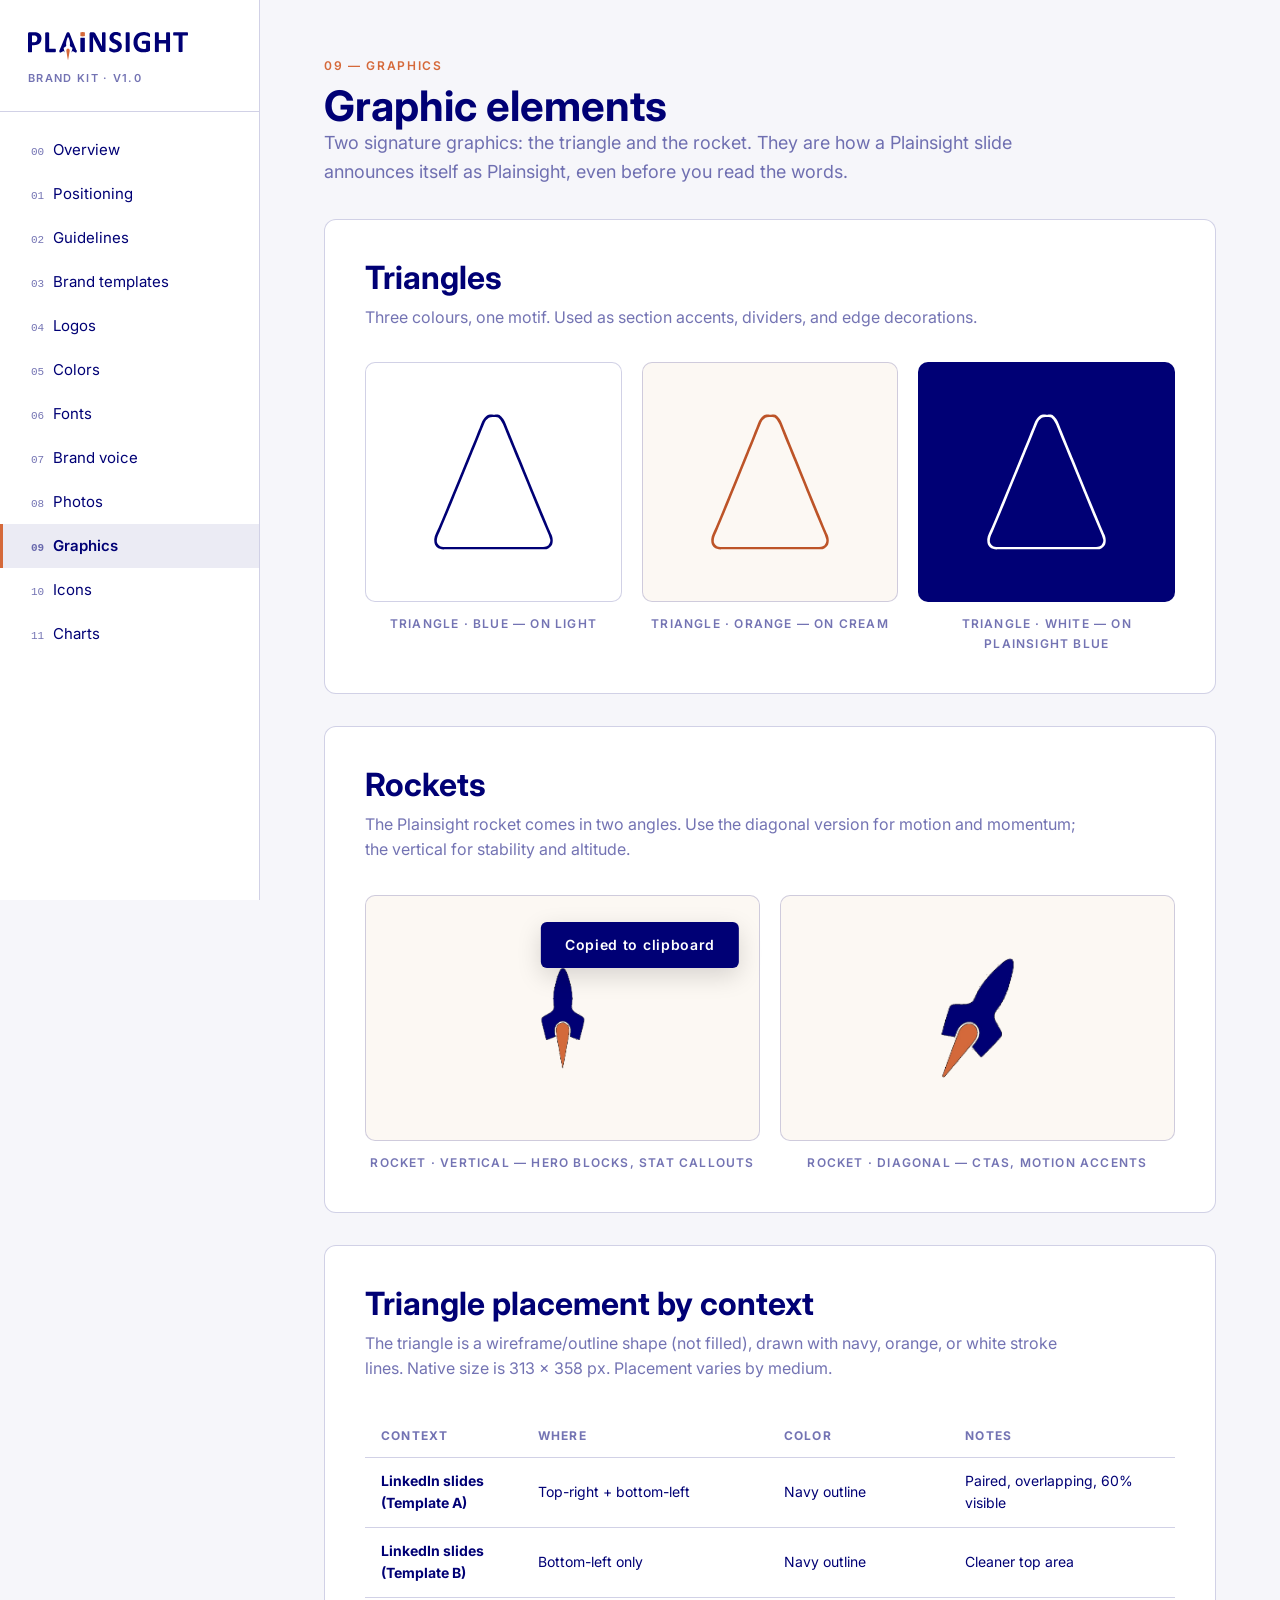
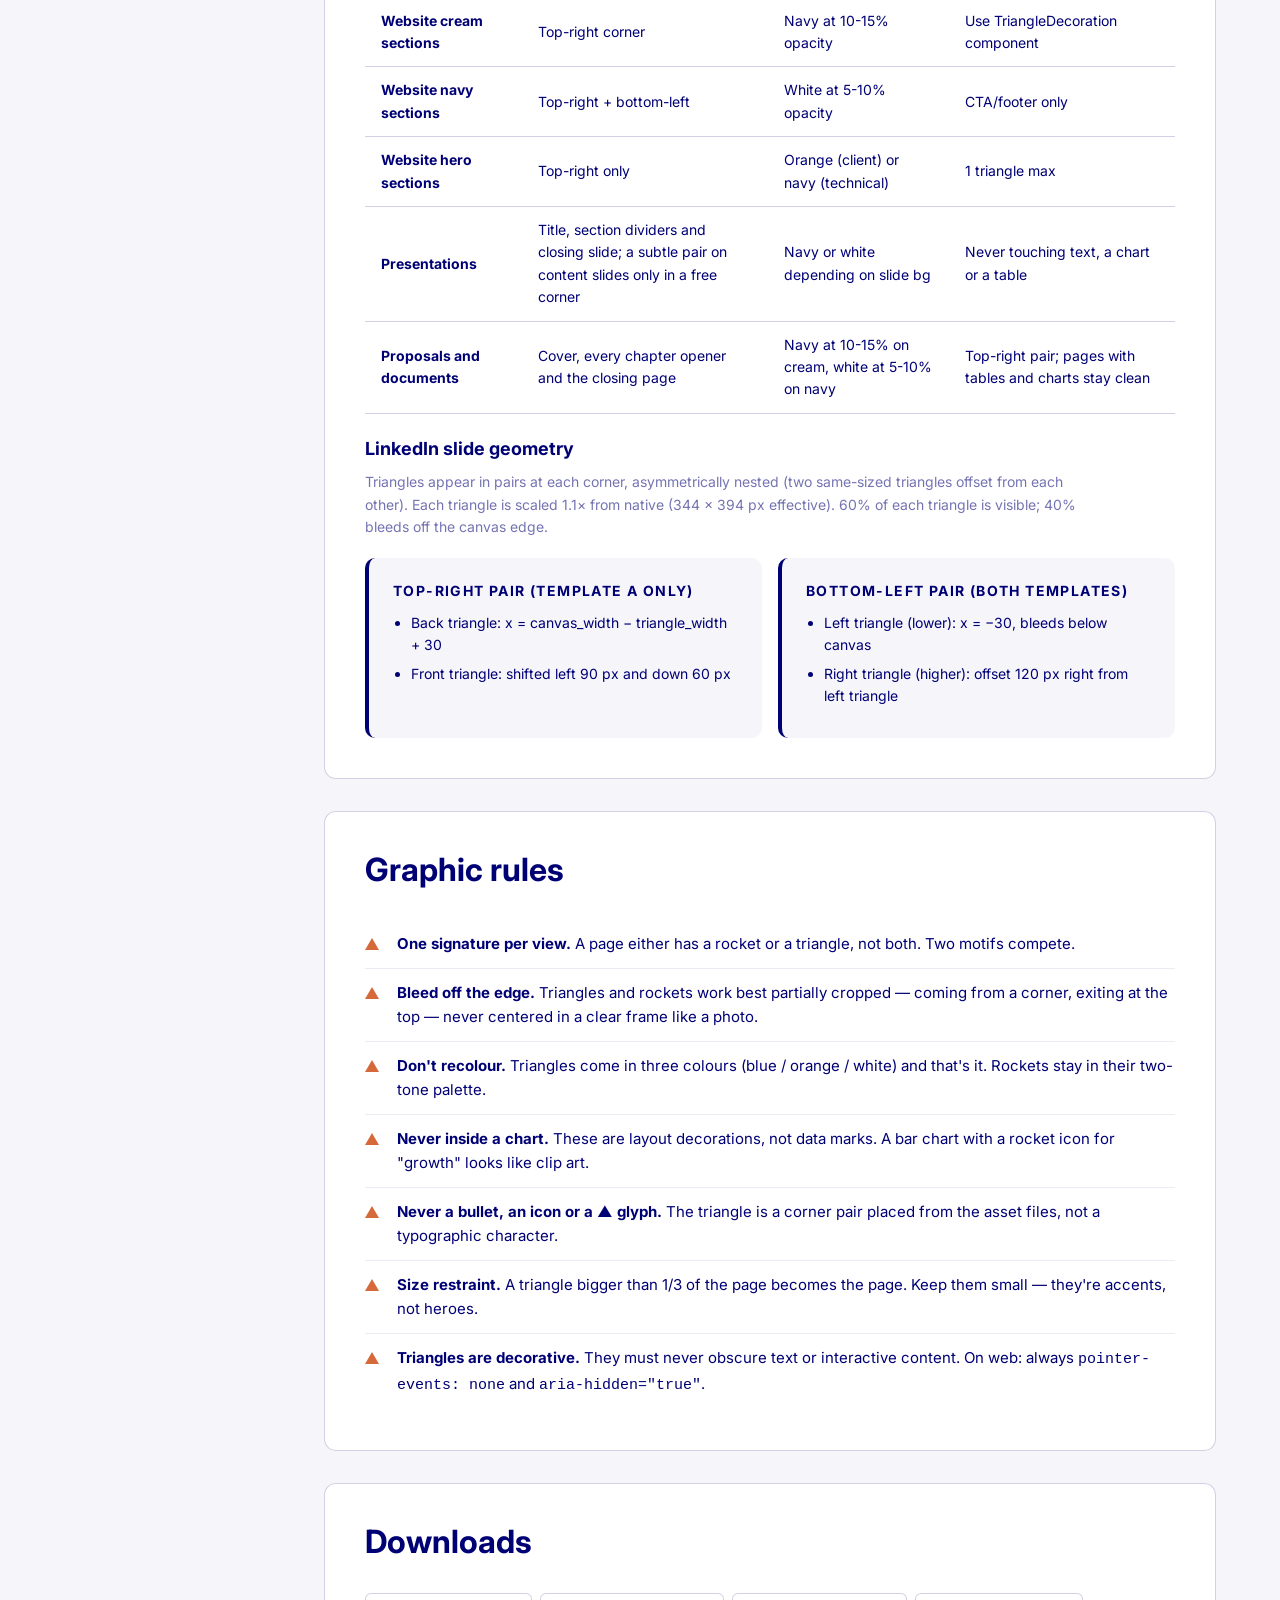
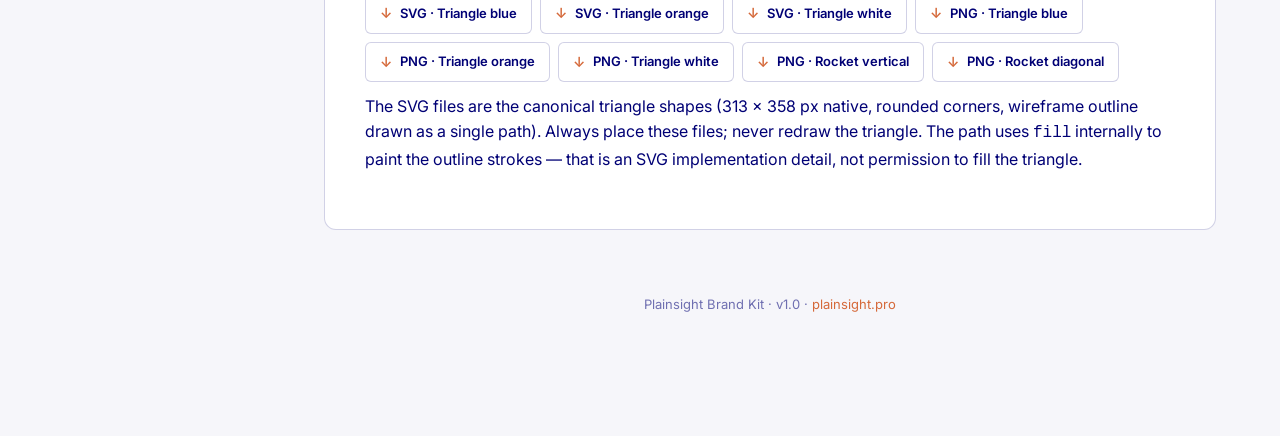
<file: graphics.html>
<!doctype html>
<html lang="en">
<head>
<meta charset="utf-8">
<meta name="viewport" content="width=device-width, initial-scale=1">
<title>Graphics · Plainsight Brand Kit</title>
<link rel="preconnect" href="https://fonts.googleapis.com">
<link rel="preconnect" href="https://fonts.gstatic.com" crossorigin>
<link href="https://fonts.googleapis.com/css2?family=Inter:wght@400;500;600;700&display=swap" rel="stylesheet">
<link rel="stylesheet" href="css/style.css">
<link rel="icon" href="assets/logos/plainsight-logo-blue.svg">
</head>
<body>
<div class="shell">

  <aside>
    <div class="brand">
      <a href="index.html"><img src="assets/logos/plainsight-logo-blue.svg" alt="Plainsight"></a>
      <small>Brand Kit · v1.0</small>
    </div>
    <nav>
        <a href="index.html"><span class="nav-num">00</span>Overview</a>
        <a href="positioning.html"><span class="nav-num">01</span>Positioning</a>
        <a href="guidelines.html"><span class="nav-num">02</span>Guidelines</a>
        <a href="templates.html"><span class="nav-num">03</span>Brand templates</a>
        <a href="logos.html"><span class="nav-num">04</span>Logos</a>
        <a href="colors.html"><span class="nav-num">05</span>Colors</a>
        <a href="fonts.html"><span class="nav-num">06</span>Fonts</a>
        <a href="voice.html"><span class="nav-num">07</span>Brand voice</a>
        <a href="photos.html"><span class="nav-num">08</span>Photos</a>
        <a href="graphics.html" class="active"><span class="nav-num">09</span>Graphics</a>
        <a href="icons.html"><span class="nav-num">10</span>Icons</a>
        <a href="charts.html"><span class="nav-num">11</span>Charts</a>
    </nav>
  </aside>

  <main>

    <span class="eyebrow">09 — Graphics</span>
    <h1>Graphic elements</h1>
    <p class="lead">Two signature graphics: the triangle and the rocket. They are how a Plainsight slide announces itself as Plainsight, even before you read the words.</p>

    <section>
      <div class="section-head">
        <h2>Triangles</h2>
        <p>Three colours, one motif. Used as section accents, dividers, and edge decorations.</p>
      </div>

      <div class="grid grid-3">
        <div>
          <div class="graphic-card tri white">
            <img src="assets/graphics/triangle-blue.svg" alt="Blue triangle outline">
          </div>
          <div class="graphic-caption">Triangle · Blue — on light</div>
        </div>
        <div>
          <div class="graphic-card tri">
            <img src="assets/graphics/triangle-orange.svg" alt="Orange triangle outline">
          </div>
          <div class="graphic-caption">Triangle · Orange — on cream</div>
        </div>
        <div>
          <div class="graphic-card tri dark">
            <img src="assets/graphics/triangle-white.svg" alt="White triangle outline">
          </div>
          <div class="graphic-caption">Triangle · White — on Plainsight Blue</div>
        </div>
      </div>
    </section>

    <section>
      <div class="section-head">
        <h2>Rockets</h2>
        <p>The Plainsight rocket comes in two angles. Use the diagonal version for motion and momentum; the vertical for stability and altitude.</p>
      </div>

      <div class="grid grid-2">
        <div>
          <div class="graphic-card">
            <img src="assets/graphics/rocket-vertical.png" alt="Plainsight rocket — vertical">
          </div>
          <div class="graphic-caption">Rocket · Vertical — hero blocks, stat callouts</div>
        </div>
        <div>
          <div class="graphic-card">
            <img src="assets/graphics/rocket-diagonal.png" alt="Plainsight rocket — diagonal">
          </div>
          <div class="graphic-caption">Rocket · Diagonal — CTAs, motion accents</div>
        </div>
      </div>
    </section>

    <section>
      <div class="section-head">
        <h2>Triangle placement by context</h2>
        <p>The triangle is a wireframe/outline shape (not filled), drawn with navy, orange, or white stroke lines. Native size is 313 &times; 358 px. Placement varies by medium.</p>
      </div>

      <table class="brand-table">
        <thead><tr><th>Context</th><th>Where</th><th>Color</th><th>Notes</th></tr></thead>
        <tbody>
          <tr><td><b>LinkedIn slides (Template A)</b></td><td>Top-right + bottom-left</td><td>Navy outline</td><td>Paired, overlapping, 60% visible</td></tr>
          <tr><td><b>LinkedIn slides (Template B)</b></td><td>Bottom-left only</td><td>Navy outline</td><td>Cleaner top area</td></tr>
          <tr><td><b>Website cream sections</b></td><td>Top-right corner</td><td>Navy at 10-15% opacity</td><td>Use TriangleDecoration component</td></tr>
          <tr><td><b>Website navy sections</b></td><td>Top-right + bottom-left</td><td>White at 5-10% opacity</td><td>CTA/footer only</td></tr>
          <tr><td><b>Website hero sections</b></td><td>Top-right only</td><td>Orange (client) or navy (technical)</td><td>1 triangle max</td></tr>
          <tr><td><b>Presentations</b></td><td>Title, section dividers and closing slide; a subtle pair on content slides only in a free corner</td><td>Navy or white depending on slide bg</td><td>Never touching text, a chart or a table</td></tr>
          <tr><td><b>Proposals and documents</b></td><td>Cover, every chapter opener and the closing page</td><td>Navy at 10-15% on cream, white at 5-10% on navy</td><td>Top-right pair; pages with tables and charts stay clean</td></tr>
        </tbody>
      </table>

      <h3 style="margin: 24px 0 12px; font-size: 18px;">LinkedIn slide geometry</h3>
      <p style="font-size: 14px; color: var(--ps-blue-55); max-width: 720px;">Triangles appear in pairs at each corner, asymmetrically nested (two same-sized triangles offset from each other). Each triangle is scaled 1.1&times; from native (344 &times; 394 px effective). 60% of each triangle is visible; 40% bleeds off the canvas edge.</p>

      <div class="dodont" style="margin-top: 20px;">
        <div class="col do">
          <h4>Top-right pair (Template A only)</h4>
          <ul>
            <li>Back triangle: x = canvas_width &minus; triangle_width + 30</li>
            <li>Front triangle: shifted left 90 px and down 60 px</li>
          </ul>
        </div>
        <div class="col do">
          <h4>Bottom-left pair (both templates)</h4>
          <ul>
            <li>Left triangle (lower): x = &minus;30, bleeds below canvas</li>
            <li>Right triangle (higher): offset 120 px right from left triangle</li>
          </ul>
        </div>
      </div>
    </section>

    <section>
      <div class="section-head">
        <h2>Graphic rules</h2>
      </div>

      <ul class="rules">
        <li><b>One signature per view.</b> A page either has a rocket or a triangle, not both. Two motifs compete.</li>
        <li><b>Bleed off the edge.</b> Triangles and rockets work best partially cropped — coming from a corner, exiting at the top — never centered in a clear frame like a photo.</li>
        <li><b>Don't recolour.</b> Triangles come in three colours (blue / orange / white) and that's it. Rockets stay in their two-tone palette.</li>
        <li><b>Never inside a chart.</b> These are layout decorations, not data marks. A bar chart with a rocket icon for "growth" looks like clip art.</li>
        <li><b>Never a bullet, an icon or a ▲ glyph.</b> The triangle is a corner pair placed from the asset files, not a typographic character.</li>
        <li><b>Size restraint.</b> A triangle bigger than 1/3 of the page becomes the page. Keep them small — they're accents, not heroes.</li>
        <li><b>Triangles are decorative.</b> They must never obscure text or interactive content. On web: always <code>pointer-events: none</code> and <code>aria-hidden="true"</code>.</li>
      </ul>
    </section>

    <section>
      <div class="section-head">
        <h2>Downloads</h2>
      </div>

      <div class="download-row">
        <a class="dl-chip" href="assets/graphics/triangle-blue.svg" download>SVG · Triangle blue</a>
        <a class="dl-chip" href="assets/graphics/triangle-orange.svg" download>SVG · Triangle orange</a>
        <a class="dl-chip" href="assets/graphics/triangle-white.svg" download>SVG · Triangle white</a>
        <a class="dl-chip" href="assets/graphics/triangle-blue.png" download>PNG · Triangle blue</a>
        <a class="dl-chip" href="assets/graphics/triangle-orange.png" download>PNG · Triangle orange</a>
        <a class="dl-chip" href="assets/graphics/triangle-white.png" download>PNG · Triangle white</a>
        <a class="dl-chip" href="assets/graphics/rocket-vertical.png" download>PNG · Rocket vertical</a>
        <a class="dl-chip" href="assets/graphics/rocket-diagonal.png" download>PNG · Rocket diagonal</a>
      </div>
      <p class="hint" style="margin-top: 12px;">
        The SVG files are the canonical triangle shapes (313 &times; 358 px native, rounded corners,
        wireframe outline drawn as a single path). Always place these files; never redraw the
        triangle. The path uses <code>fill</code> internally to paint the outline strokes &mdash;
        that is an SVG implementation detail, not permission to fill the triangle.
      </p>
    </section>

    <footer>
      Plainsight Brand Kit · v1.0 ·
      <a href="https://www.plainsight.pro" target="_blank" rel="noopener">plainsight.pro</a>
    </footer>
  </main>
</div>

<div class="toast" id="toast">Copied to clipboard</div>

<script>
  // Click-to-copy hex codes
  document.querySelectorAll('.swatch .hex').forEach(el => {
    el.addEventListener('click', async () => {
      const text = el.textContent.trim();
      try {
        await navigator.clipboard.writeText(text);
      } catch (e) {
        const ta = document.createElement('textarea');
        ta.value = text;
        document.body.appendChild(ta);
        ta.select();
        document.execCommand('copy');
        ta.remove();
      }
      const toast = document.getElementById('toast');
      toast.textContent = 'Copied ' + text;
      toast.classList.add('show');
      setTimeout(() => toast.classList.remove('show'), 1400);
    });
  });
</script>

</body>
</html>
</file>
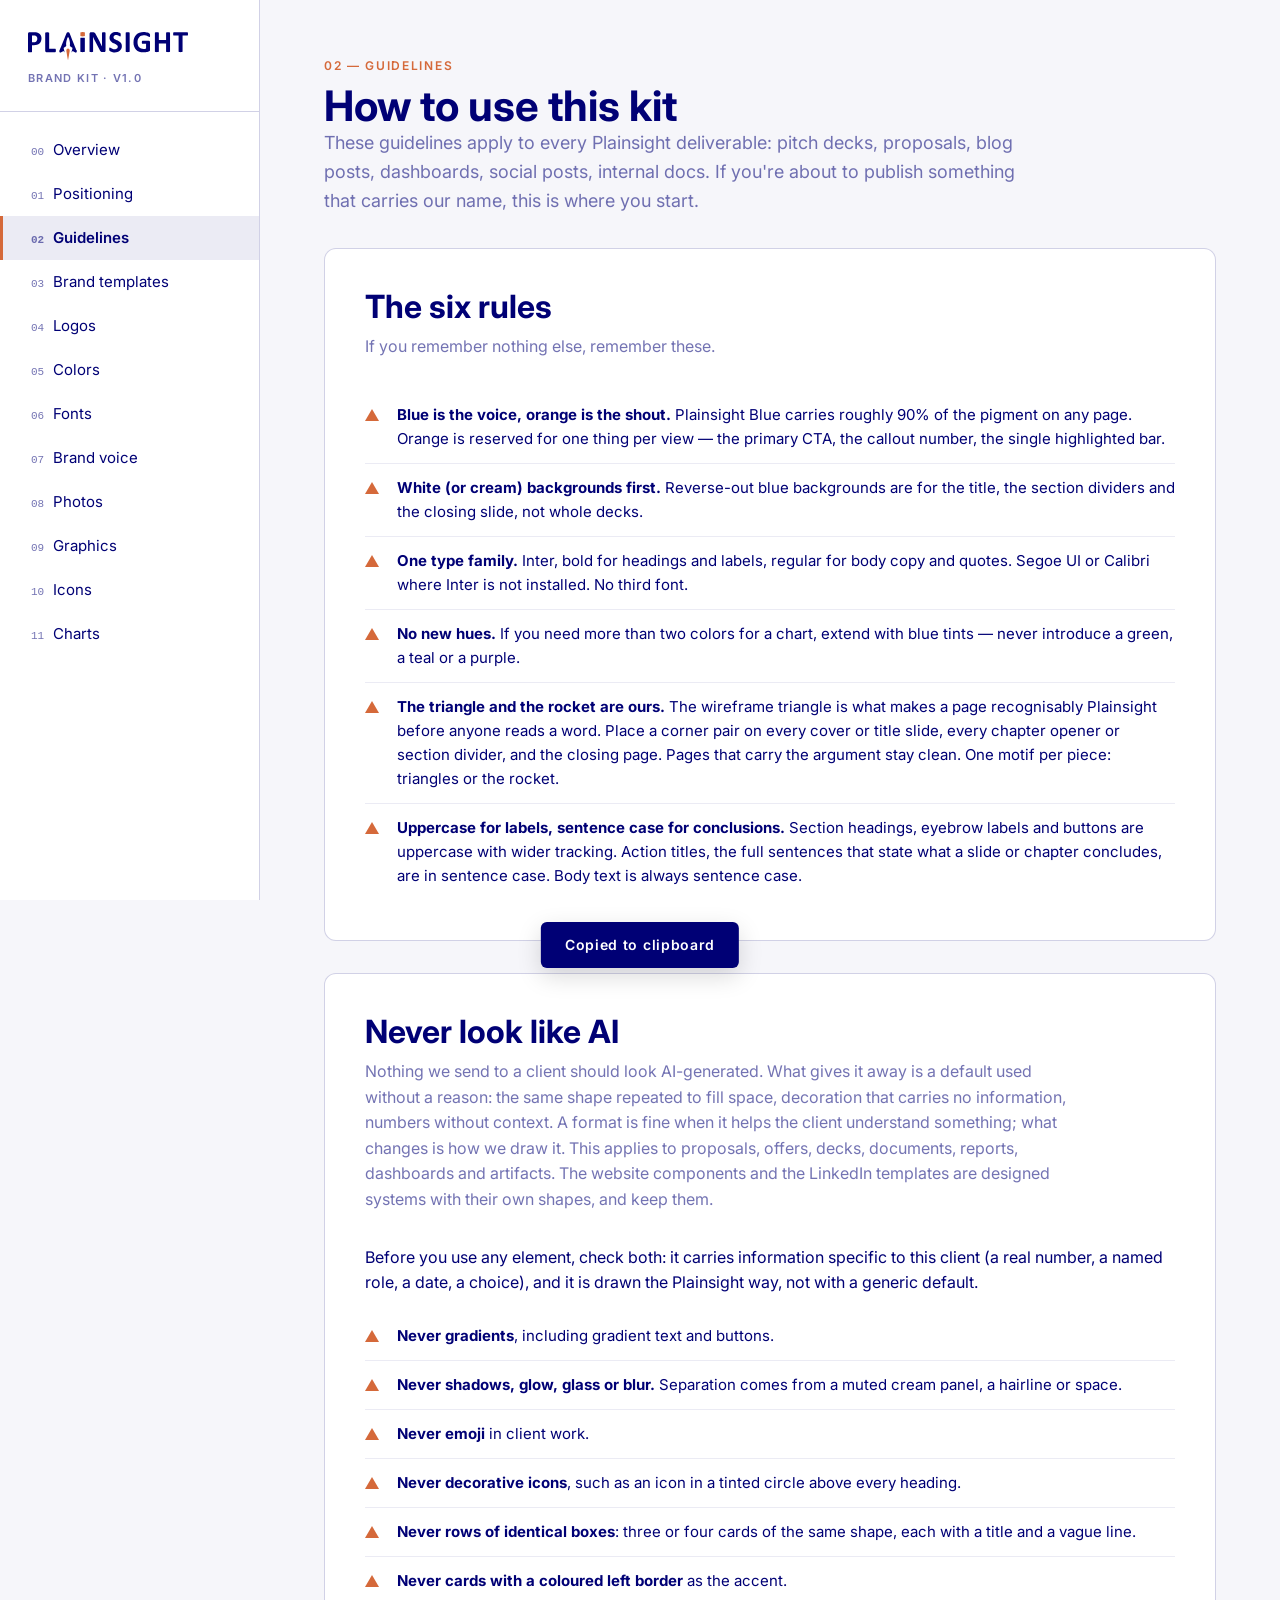
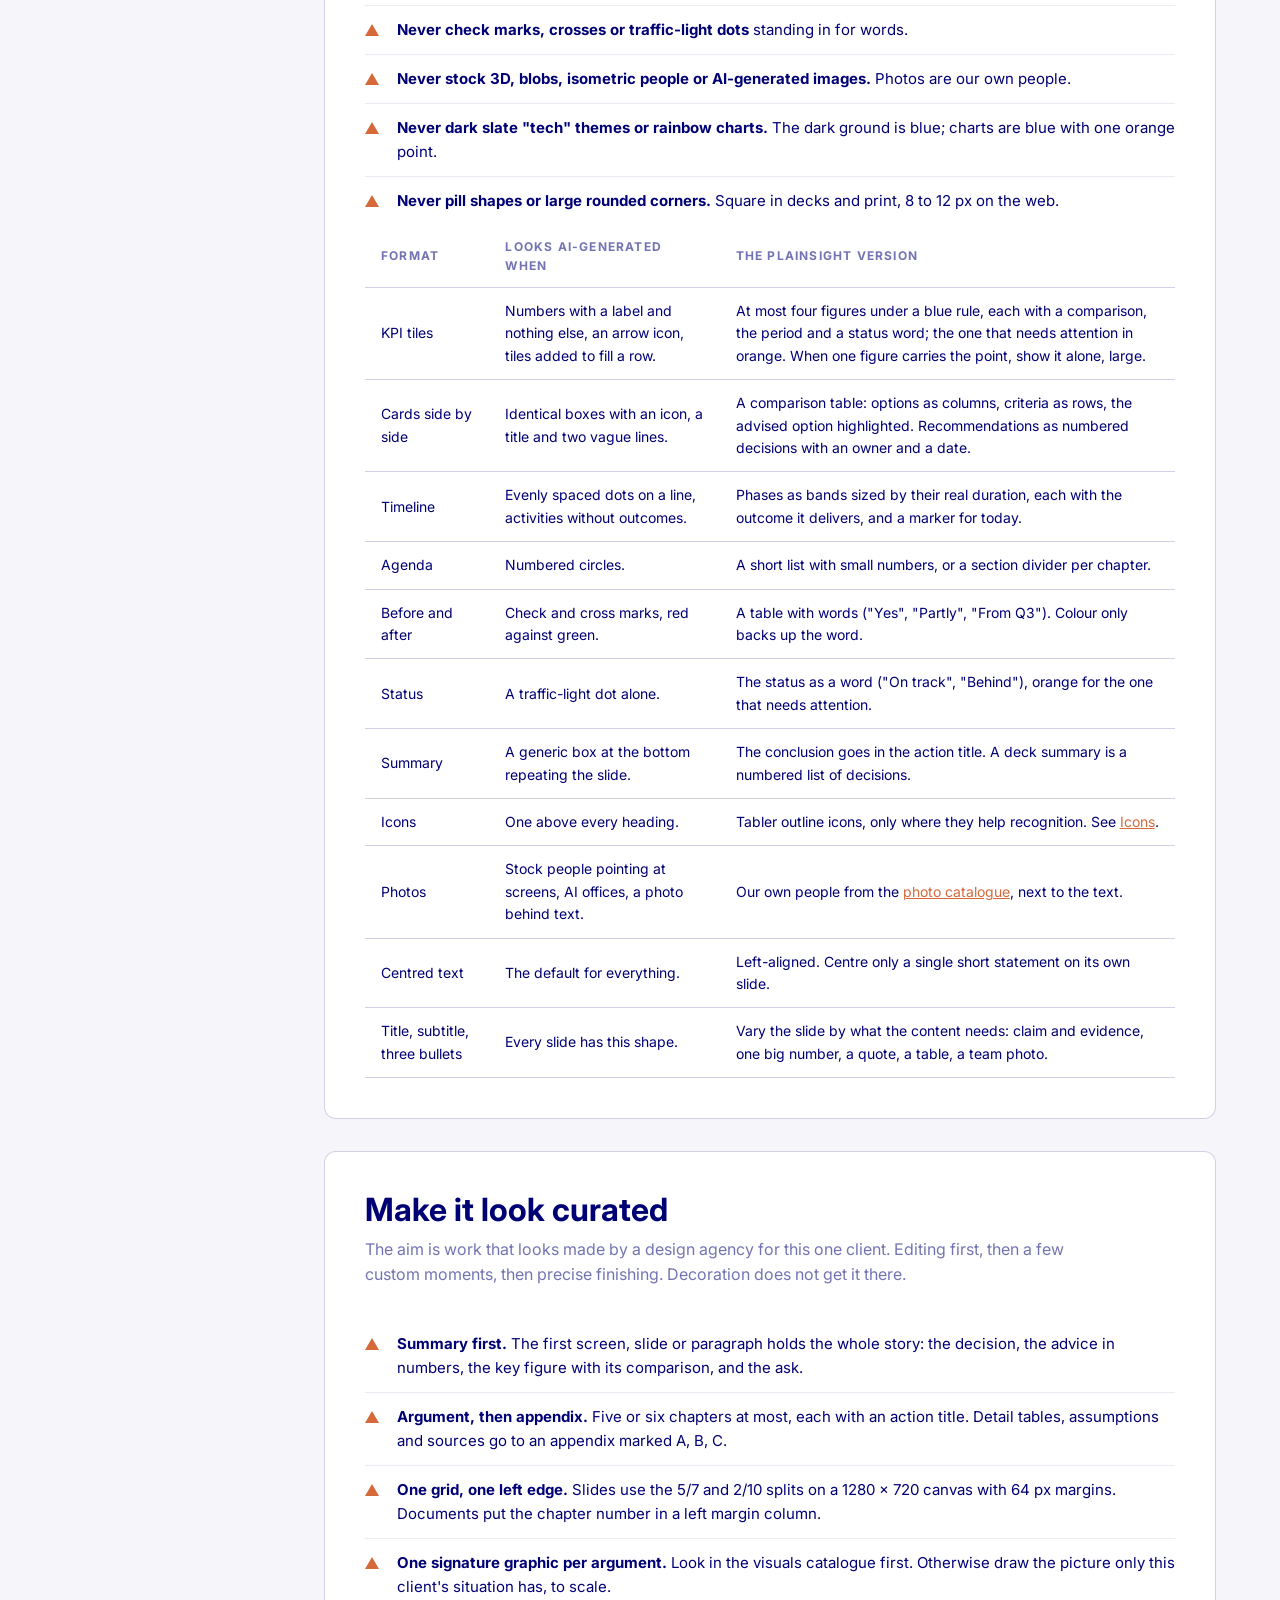
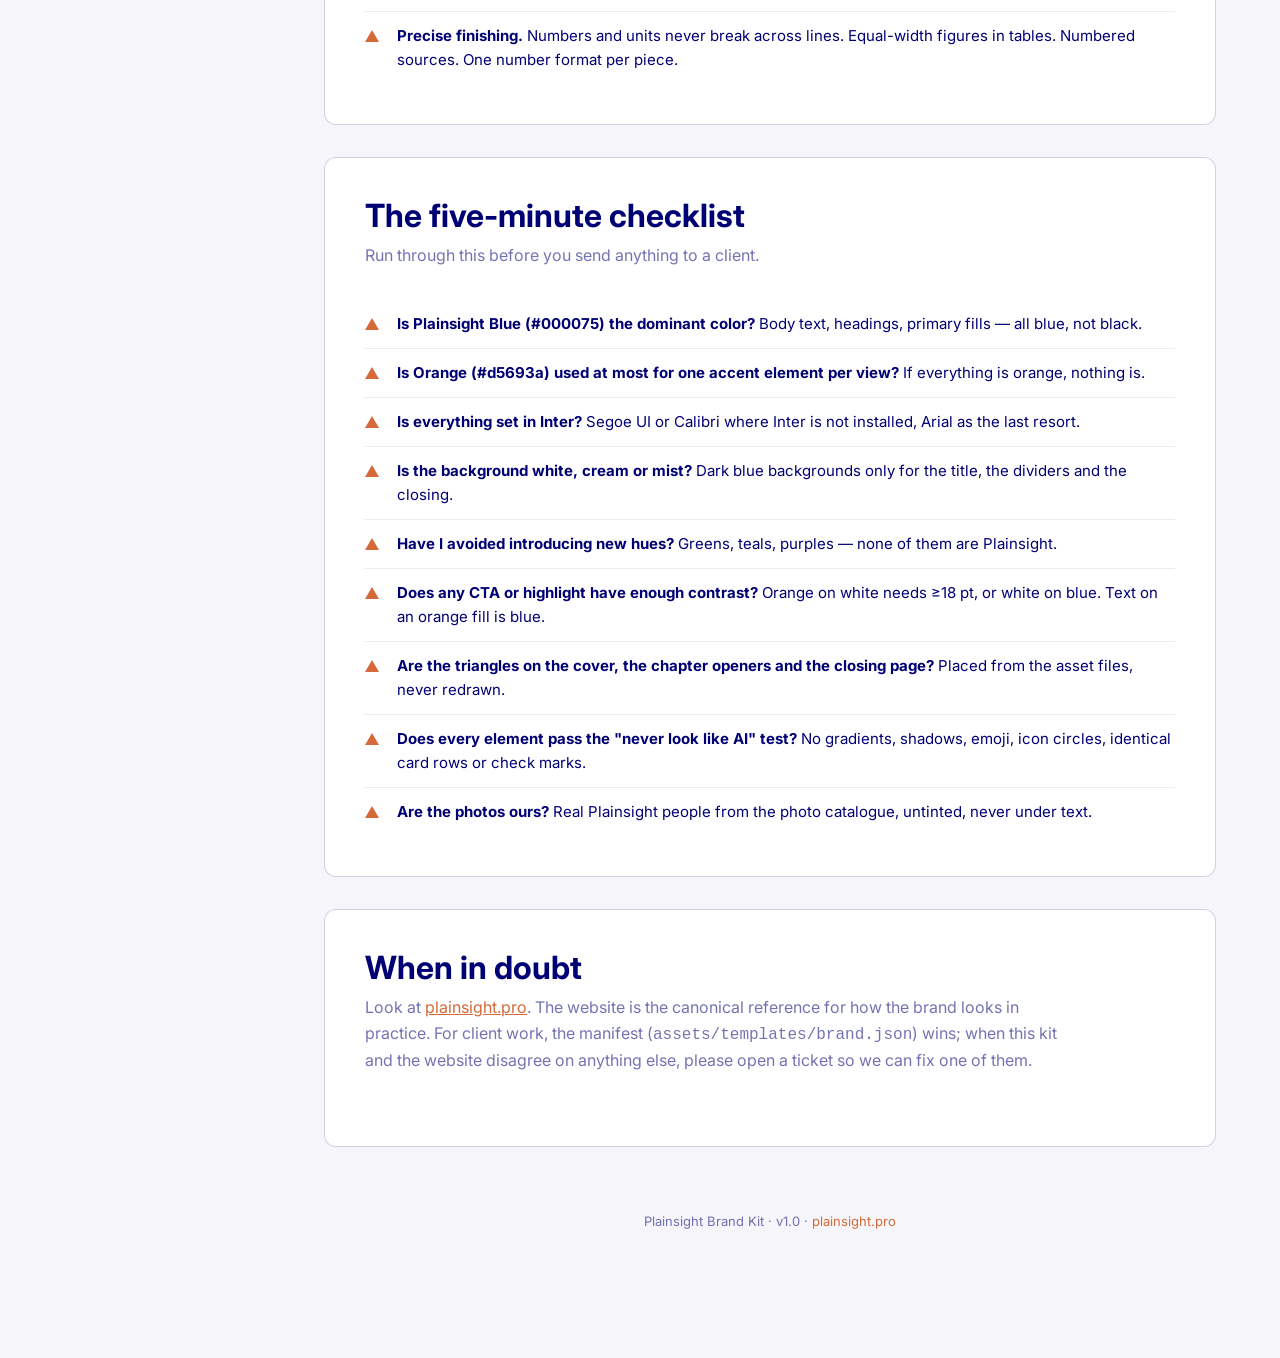
<file: guidelines.html>
<!doctype html>
<html lang="en">
<head>
<meta charset="utf-8">
<meta name="viewport" content="width=device-width, initial-scale=1">
<title>Guidelines · Plainsight Brand Kit</title>
<link rel="preconnect" href="https://fonts.googleapis.com">
<link rel="preconnect" href="https://fonts.gstatic.com" crossorigin>
<link href="https://fonts.googleapis.com/css2?family=Inter:wght@400;500;600;700&display=swap" rel="stylesheet">
<link rel="stylesheet" href="css/style.css">
<link rel="icon" href="assets/logos/plainsight-logo-blue.svg">
</head>
<body>
<div class="shell">

  <aside>
    <div class="brand">
      <a href="index.html"><img src="assets/logos/plainsight-logo-blue.svg" alt="Plainsight"></a>
      <small>Brand Kit · v1.0</small>
    </div>
    <nav>
        <a href="index.html"><span class="nav-num">00</span>Overview</a>
        <a href="positioning.html"><span class="nav-num">01</span>Positioning</a>
        <a href="guidelines.html" class="active"><span class="nav-num">02</span>Guidelines</a>
        <a href="templates.html"><span class="nav-num">03</span>Brand templates</a>
        <a href="logos.html"><span class="nav-num">04</span>Logos</a>
        <a href="colors.html"><span class="nav-num">05</span>Colors</a>
        <a href="fonts.html"><span class="nav-num">06</span>Fonts</a>
        <a href="voice.html"><span class="nav-num">07</span>Brand voice</a>
        <a href="photos.html"><span class="nav-num">08</span>Photos</a>
        <a href="graphics.html"><span class="nav-num">09</span>Graphics</a>
        <a href="icons.html"><span class="nav-num">10</span>Icons</a>
        <a href="charts.html"><span class="nav-num">11</span>Charts</a>
    </nav>
  </aside>

  <main>

    <span class="eyebrow">02 — Guidelines</span>
    <h1>How to use this kit</h1>
    <p class="lead">These guidelines apply to every Plainsight deliverable: pitch decks, proposals, blog posts, dashboards, social posts, internal docs. If you're about to publish something that carries our name, this is where you start.</p>

    <section>
      <div class="section-head">
        <h2>The six rules</h2>
        <p>If you remember nothing else, remember these.</p>
      </div>

      <ul class="rules">
        <li><b>Blue is the voice, orange is the shout.</b> Plainsight Blue carries roughly 90% of the pigment on any page. Orange is reserved for one thing per view — the primary CTA, the callout number, the single highlighted bar.</li>
        <li><b>White (or cream) backgrounds first.</b> Reverse-out blue backgrounds are for the title, the section dividers and the closing slide, not whole decks.</li>
        <li><b>One type family.</b> Inter, bold for headings and labels, regular for body copy and quotes. Segoe UI or Calibri where Inter is not installed. No third font.</li>
        <li><b>No new hues.</b> If you need more than two colors for a chart, extend with blue tints — never introduce a green, a teal or a purple.</li>
        <li><b>The triangle and the rocket are ours.</b> The wireframe triangle is what makes a page recognisably Plainsight before anyone reads a word. Place a corner pair on every cover or title slide, every chapter opener or section divider, and the closing page. Pages that carry the argument stay clean. One motif per piece: triangles or the rocket.</li>
        <li><b>Uppercase for labels, sentence case for conclusions.</b> Section headings, eyebrow labels and buttons are uppercase with wider tracking. Action titles, the full sentences that state what a slide or chapter concludes, are in sentence case. Body text is always sentence case.</li>
      </ul>
    </section>

    <section>
      <div class="section-head">
        <h2>Never look like AI</h2>
        <p>Nothing we send to a client should look AI-generated. What gives it away is a default used without a reason: the same shape repeated to fill space, decoration that carries no information, numbers without context. A format is fine when it helps the client understand something; what changes is how we draw it. This applies to proposals, offers, decks, documents, reports, dashboards and artifacts. The website components and the LinkedIn templates are designed systems with their own shapes, and keep them.</p>
      </div>

      <p>Before you use any element, check both: it carries information specific to this client (a real number, a named role, a date, a choice), and it is drawn the Plainsight way, not with a generic default.</p>

      <ul class="rules">
        <li><b>Never gradients</b>, including gradient text and buttons.</li>
        <li><b>Never shadows, glow, glass or blur.</b> Separation comes from a muted cream panel, a hairline or space.</li>
        <li><b>Never emoji</b> in client work.</li>
        <li><b>Never decorative icons</b>, such as an icon in a tinted circle above every heading.</li>
        <li><b>Never rows of identical boxes</b>: three or four cards of the same shape, each with a title and a vague line.</li>
        <li><b>Never cards with a coloured left border</b> as the accent.</li>
        <li><b>Never check marks, crosses or traffic-light dots</b> standing in for words.</li>
        <li><b>Never stock 3D, blobs, isometric people or AI-generated images.</b> Photos are our own people.</li>
        <li><b>Never dark slate "tech" themes or rainbow charts.</b> The dark ground is blue; charts are blue with one orange point.</li>
        <li><b>Never pill shapes or large rounded corners.</b> Square in decks and print, 8 to 12 px on the web.</li>
      </ul>

      <table class="brand-table">
        <thead><tr><th>Format</th><th>Looks AI-generated when</th><th>The Plainsight version</th></tr></thead>
        <tbody>
          <tr><td>KPI tiles</td><td>Numbers with a label and nothing else, an arrow icon, tiles added to fill a row.</td><td>At most four figures under a blue rule, each with a comparison, the period and a status word; the one that needs attention in orange. When one figure carries the point, show it alone, large.</td></tr>
          <tr><td>Cards side by side</td><td>Identical boxes with an icon, a title and two vague lines.</td><td>A comparison table: options as columns, criteria as rows, the advised option highlighted. Recommendations as numbered decisions with an owner and a date.</td></tr>
          <tr><td>Timeline</td><td>Evenly spaced dots on a line, activities without outcomes.</td><td>Phases as bands sized by their real duration, each with the outcome it delivers, and a marker for today.</td></tr>
          <tr><td>Agenda</td><td>Numbered circles.</td><td>A short list with small numbers, or a section divider per chapter.</td></tr>
          <tr><td>Before and after</td><td>Check and cross marks, red against green.</td><td>A table with words ("Yes", "Partly", "From Q3"). Colour only backs up the word.</td></tr>
          <tr><td>Status</td><td>A traffic-light dot alone.</td><td>The status as a word ("On track", "Behind"), orange for the one that needs attention.</td></tr>
          <tr><td>Summary</td><td>A generic box at the bottom repeating the slide.</td><td>The conclusion goes in the action title. A deck summary is a numbered list of decisions.</td></tr>
          <tr><td>Icons</td><td>One above every heading.</td><td>Tabler outline icons, only where they help recognition. See <a href="icons.html">Icons</a>.</td></tr>
          <tr><td>Photos</td><td>Stock people pointing at screens, AI offices, a photo behind text.</td><td>Our own people from the <a href="photos.html">photo catalogue</a>, next to the text.</td></tr>
          <tr><td>Centred text</td><td>The default for everything.</td><td>Left-aligned. Centre only a single short statement on its own slide.</td></tr>
          <tr><td>Title, subtitle, three bullets</td><td>Every slide has this shape.</td><td>Vary the slide by what the content needs: claim and evidence, one big number, a quote, a table, a team photo.</td></tr>
        </tbody>
      </table>
    </section>

    <section>
      <div class="section-head">
        <h2>Make it look curated</h2>
        <p>The aim is work that looks made by a design agency for this one client. Editing first, then a few custom moments, then precise finishing. Decoration does not get it there.</p>
      </div>

      <ul class="rules">
        <li><b>Summary first.</b> The first screen, slide or paragraph holds the whole story: the decision, the advice in numbers, the key figure with its comparison, and the ask.</li>
        <li><b>Argument, then appendix.</b> Five or six chapters at most, each with an action title. Detail tables, assumptions and sources go to an appendix marked A, B, C.</li>
        <li><b>One grid, one left edge.</b> Slides use the 5/7 and 2/10 splits on a 1280 × 720 canvas with 64 px margins. Documents put the chapter number in a left margin column.</li>
        <li><b>One signature graphic per argument.</b> Look in the visuals catalogue first. Otherwise draw the picture only this client's situation has, to scale.</li>
        <li><b>Precise finishing.</b> Numbers and units never break across lines. Equal-width figures in tables. Numbered sources. One number format per piece.</li>
      </ul>
    </section>

    <section>
      <div class="section-head">
        <h2>The five-minute checklist</h2>
        <p>Run through this before you send anything to a client.</p>
      </div>

      <ul class="rules">
        <li><b>Is Plainsight Blue (#000075) the dominant color?</b> Body text, headings, primary fills — all blue, not black.</li>
        <li><b>Is Orange (#d5693a) used at most for one accent element per view?</b> If everything is orange, nothing is.</li>
        <li><b>Is everything set in Inter?</b> Segoe UI or Calibri where Inter is not installed, Arial as the last resort.</li>
        <li><b>Is the background white, cream or mist?</b> Dark blue backgrounds only for the title, the dividers and the closing.</li>
        <li><b>Have I avoided introducing new hues?</b> Greens, teals, purples — none of them are Plainsight.</li>
        <li><b>Does any CTA or highlight have enough contrast?</b> Orange on white needs ≥18 pt, or white on blue. Text on an orange fill is blue.</li>
        <li><b>Are the triangles on the cover, the chapter openers and the closing page?</b> Placed from the asset files, never redrawn.</li>
        <li><b>Does every element pass the "never look like AI" test?</b> No gradients, shadows, emoji, icon circles, identical card rows or check marks.</li>
        <li><b>Are the photos ours?</b> Real Plainsight people from the photo catalogue, untinted, never under text.</li>
      </ul>
    </section>

    <section>
      <div class="section-head">
        <h2>When in doubt</h2>
        <p>Look at <a href="https://www.plainsight.pro" target="_blank" rel="noopener">plainsight.pro</a>. The website is the canonical reference for how the brand looks in practice. For client work, the manifest (<code>assets/templates/brand.json</code>) wins; when this kit and the website disagree on anything else, please open a ticket so we can fix one of them.</p>
      </div>
    </section>

    <footer>
      Plainsight Brand Kit · v1.0 ·
      <a href="https://www.plainsight.pro" target="_blank" rel="noopener">plainsight.pro</a>
    </footer>
  </main>
</div>

<div class="toast" id="toast">Copied to clipboard</div>

<script>
  // Click-to-copy hex codes
  document.querySelectorAll('.swatch .hex').forEach(el => {
    el.addEventListener('click', async () => {
      const text = el.textContent.trim();
      try {
        await navigator.clipboard.writeText(text);
      } catch (e) {
        const ta = document.createElement('textarea');
        ta.value = text;
        document.body.appendChild(ta);
        ta.select();
        document.execCommand('copy');
        ta.remove();
      }
      const toast = document.getElementById('toast');
      toast.textContent = 'Copied ' + text;
      toast.classList.add('show');
      setTimeout(() => toast.classList.remove('show'), 1400);
    });
  });
</script>

</body>
</html>
</file>
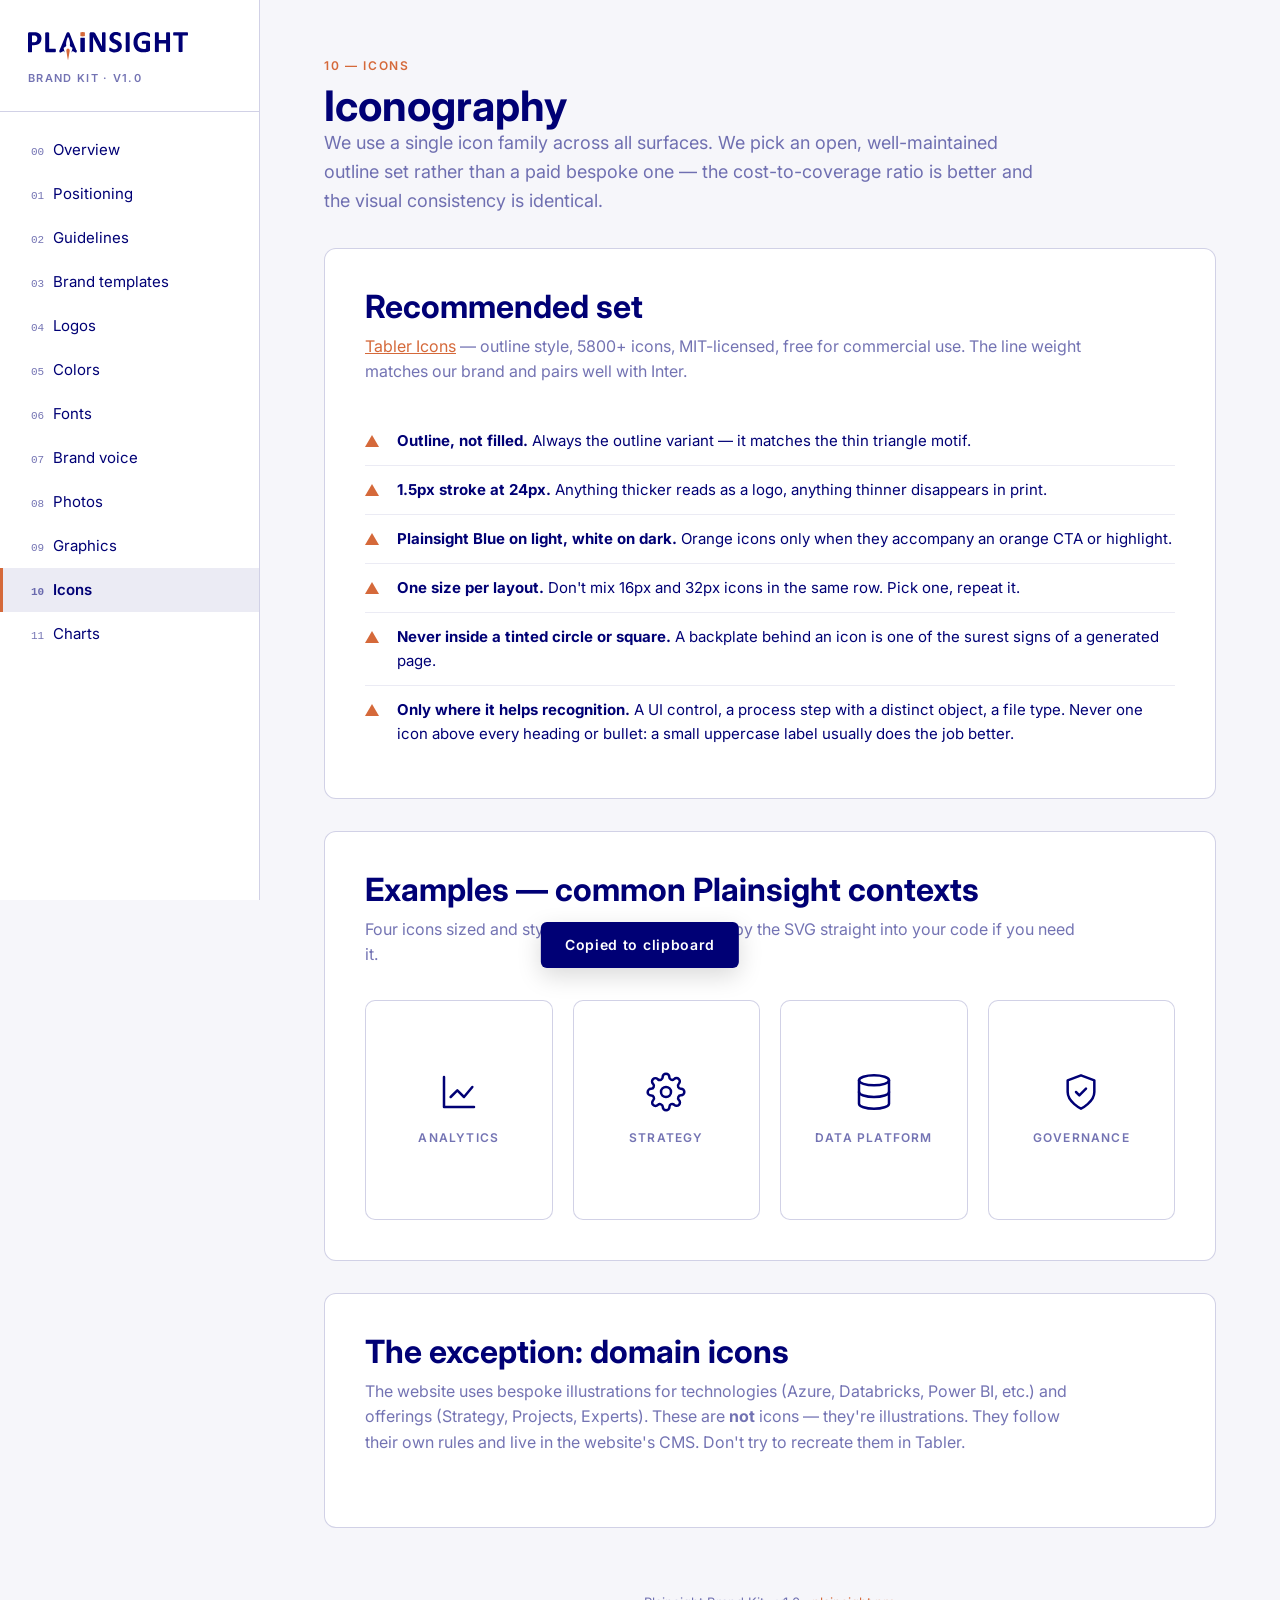
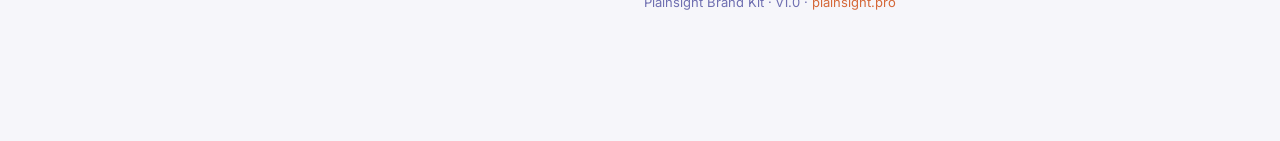
<file: icons.html>
<!doctype html>
<html lang="en">
<head>
<meta charset="utf-8">
<meta name="viewport" content="width=device-width, initial-scale=1">
<title>Icons · Plainsight Brand Kit</title>
<link rel="preconnect" href="https://fonts.googleapis.com">
<link rel="preconnect" href="https://fonts.gstatic.com" crossorigin>
<link href="https://fonts.googleapis.com/css2?family=Inter:wght@400;500;600;700&display=swap" rel="stylesheet">
<link rel="stylesheet" href="css/style.css">
<link rel="icon" href="assets/logos/plainsight-logo-blue.svg">
</head>
<body>
<div class="shell">

  <aside>
    <div class="brand">
      <a href="index.html"><img src="assets/logos/plainsight-logo-blue.svg" alt="Plainsight"></a>
      <small>Brand Kit · v1.0</small>
    </div>
    <nav>
        <a href="index.html"><span class="nav-num">00</span>Overview</a>
        <a href="positioning.html"><span class="nav-num">01</span>Positioning</a>
        <a href="guidelines.html"><span class="nav-num">02</span>Guidelines</a>
        <a href="templates.html"><span class="nav-num">03</span>Brand templates</a>
        <a href="logos.html"><span class="nav-num">04</span>Logos</a>
        <a href="colors.html"><span class="nav-num">05</span>Colors</a>
        <a href="fonts.html"><span class="nav-num">06</span>Fonts</a>
        <a href="voice.html"><span class="nav-num">07</span>Brand voice</a>
        <a href="photos.html"><span class="nav-num">08</span>Photos</a>
        <a href="graphics.html"><span class="nav-num">09</span>Graphics</a>
        <a href="icons.html" class="active"><span class="nav-num">10</span>Icons</a>
        <a href="charts.html"><span class="nav-num">11</span>Charts</a>
    </nav>
  </aside>

  <main>

    <span class="eyebrow">10 — Icons</span>
    <h1>Iconography</h1>
    <p class="lead">We use a single icon family across all surfaces. We pick an open, well-maintained outline set rather than a paid bespoke one — the cost-to-coverage ratio is better and the visual consistency is identical.</p>

    <section>
      <div class="section-head">
        <h2>Recommended set</h2>
        <p><a href="https://tabler.io/icons" target="_blank" rel="noopener">Tabler Icons</a> — outline style, 5800+ icons, MIT-licensed, free for commercial use. The line weight matches our brand and pairs well with Inter.</p>
      </div>

      <ul class="rules">
        <li><b>Outline, not filled.</b> Always the outline variant — it matches the thin triangle motif.</li>
        <li><b>1.5px stroke at 24px.</b> Anything thicker reads as a logo, anything thinner disappears in print.</li>
        <li><b>Plainsight Blue on light, white on dark.</b> Orange icons only when they accompany an orange CTA or highlight.</li>
        <li><b>One size per layout.</b> Don't mix 16px and 32px icons in the same row. Pick one, repeat it.</li>
        <li><b>Never inside a tinted circle or square.</b> A backplate behind an icon is one of the surest signs of a generated page.</li>
        <li><b>Only where it helps recognition.</b> A UI control, a process step with a distinct object, a file type. Never one icon above every heading or bullet: a small uppercase label usually does the job better.</li>
      </ul>
    </section>

    <section>
      <div class="section-head">
        <h2>Examples — common Plainsight contexts</h2>
        <p>Four icons sized and styled the Plainsight way. Copy the SVG straight into your code if you need it.</p>
      </div>

      <div class="grid grid-4">
        <div class="logo-card on-white">
          <svg width="40" height="40" viewBox="0 0 24 24" fill="none" stroke="#000075" stroke-width="1.5" stroke-linecap="round" stroke-linejoin="round" aria-hidden="true">
            <path d="M3 3v18h18"/><path d="m7 15 4-4 4 4 5-6"/>
          </svg>
          <div class="graphic-caption" style="margin-top: 0;">Analytics</div>
        </div>
        <div class="logo-card on-white">
          <svg width="40" height="40" viewBox="0 0 24 24" fill="none" stroke="#000075" stroke-width="1.5" stroke-linecap="round" stroke-linejoin="round" aria-hidden="true">
            <circle cx="12" cy="12" r="3"/><path d="M19.4 15a1.65 1.65 0 0 0 .33 1.82l.06.06a2 2 0 1 1-2.83 2.83l-.06-.06a1.65 1.65 0 0 0-1.82-.33 1.65 1.65 0 0 0-1 1.51V21a2 2 0 0 1-4 0v-.09A1.65 1.65 0 0 0 9 19.4a1.65 1.65 0 0 0-1.82.33l-.06.06a2 2 0 1 1-2.83-2.83l.06-.06a1.65 1.65 0 0 0 .33-1.82 1.65 1.65 0 0 0-1.51-1H3a2 2 0 0 1 0-4h.09A1.65 1.65 0 0 0 4.6 9a1.65 1.65 0 0 0-.33-1.82l-.06-.06a2 2 0 1 1 2.83-2.83l.06.06a1.65 1.65 0 0 0 1.82.33H9a1.65 1.65 0 0 0 1-1.51V3a2 2 0 0 1 4 0v.09a1.65 1.65 0 0 0 1 1.51 1.65 1.65 0 0 0 1.82-.33l.06-.06a2 2 0 1 1 2.83 2.83l-.06.06a1.65 1.65 0 0 0-.33 1.82V9a1.65 1.65 0 0 0 1.51 1H21a2 2 0 0 1 0 4h-.09a1.65 1.65 0 0 0-1.51 1z"/>
          </svg>
          <div class="graphic-caption" style="margin-top: 0;">Strategy</div>
        </div>
        <div class="logo-card on-white">
          <svg width="40" height="40" viewBox="0 0 24 24" fill="none" stroke="#000075" stroke-width="1.5" stroke-linecap="round" stroke-linejoin="round" aria-hidden="true">
            <ellipse cx="12" cy="5" rx="9" ry="3"/><path d="M3 5v14a9 3 0 0 0 18 0V5"/><path d="M3 12a9 3 0 0 0 18 0"/>
          </svg>
          <div class="graphic-caption" style="margin-top: 0;">Data platform</div>
        </div>
        <div class="logo-card on-white">
          <svg width="40" height="40" viewBox="0 0 24 24" fill="none" stroke="#000075" stroke-width="1.5" stroke-linecap="round" stroke-linejoin="round" aria-hidden="true">
            <path d="M9 12l2 2 4-4"/><path d="M12 22s8-4 8-10V5l-8-3-8 3v7c0 6 8 10 8 10z"/>
          </svg>
          <div class="graphic-caption" style="margin-top: 0;">Governance</div>
        </div>
      </div>
    </section>

    <section>
      <div class="section-head">
        <h2>The exception: domain icons</h2>
        <p>The website uses bespoke illustrations for technologies (Azure, Databricks, Power BI, etc.) and offerings (Strategy, Projects, Experts). These are <b>not</b> icons — they're illustrations. They follow their own rules and live in the website's CMS. Don't try to recreate them in Tabler.</p>
      </div>
    </section>

    <footer>
      Plainsight Brand Kit · v1.0 ·
      <a href="https://www.plainsight.pro" target="_blank" rel="noopener">plainsight.pro</a>
    </footer>
  </main>
</div>

<div class="toast" id="toast">Copied to clipboard</div>

<script>
  // Click-to-copy hex codes
  document.querySelectorAll('.swatch .hex').forEach(el => {
    el.addEventListener('click', async () => {
      const text = el.textContent.trim();
      try {
        await navigator.clipboard.writeText(text);
      } catch (e) {
        const ta = document.createElement('textarea');
        ta.value = text;
        document.body.appendChild(ta);
        ta.select();
        document.execCommand('copy');
        ta.remove();
      }
      const toast = document.getElementById('toast');
      toast.textContent = 'Copied ' + text;
      toast.classList.add('show');
      setTimeout(() => toast.classList.remove('show'), 1400);
    });
  });
</script>

</body>
</html>
</file>
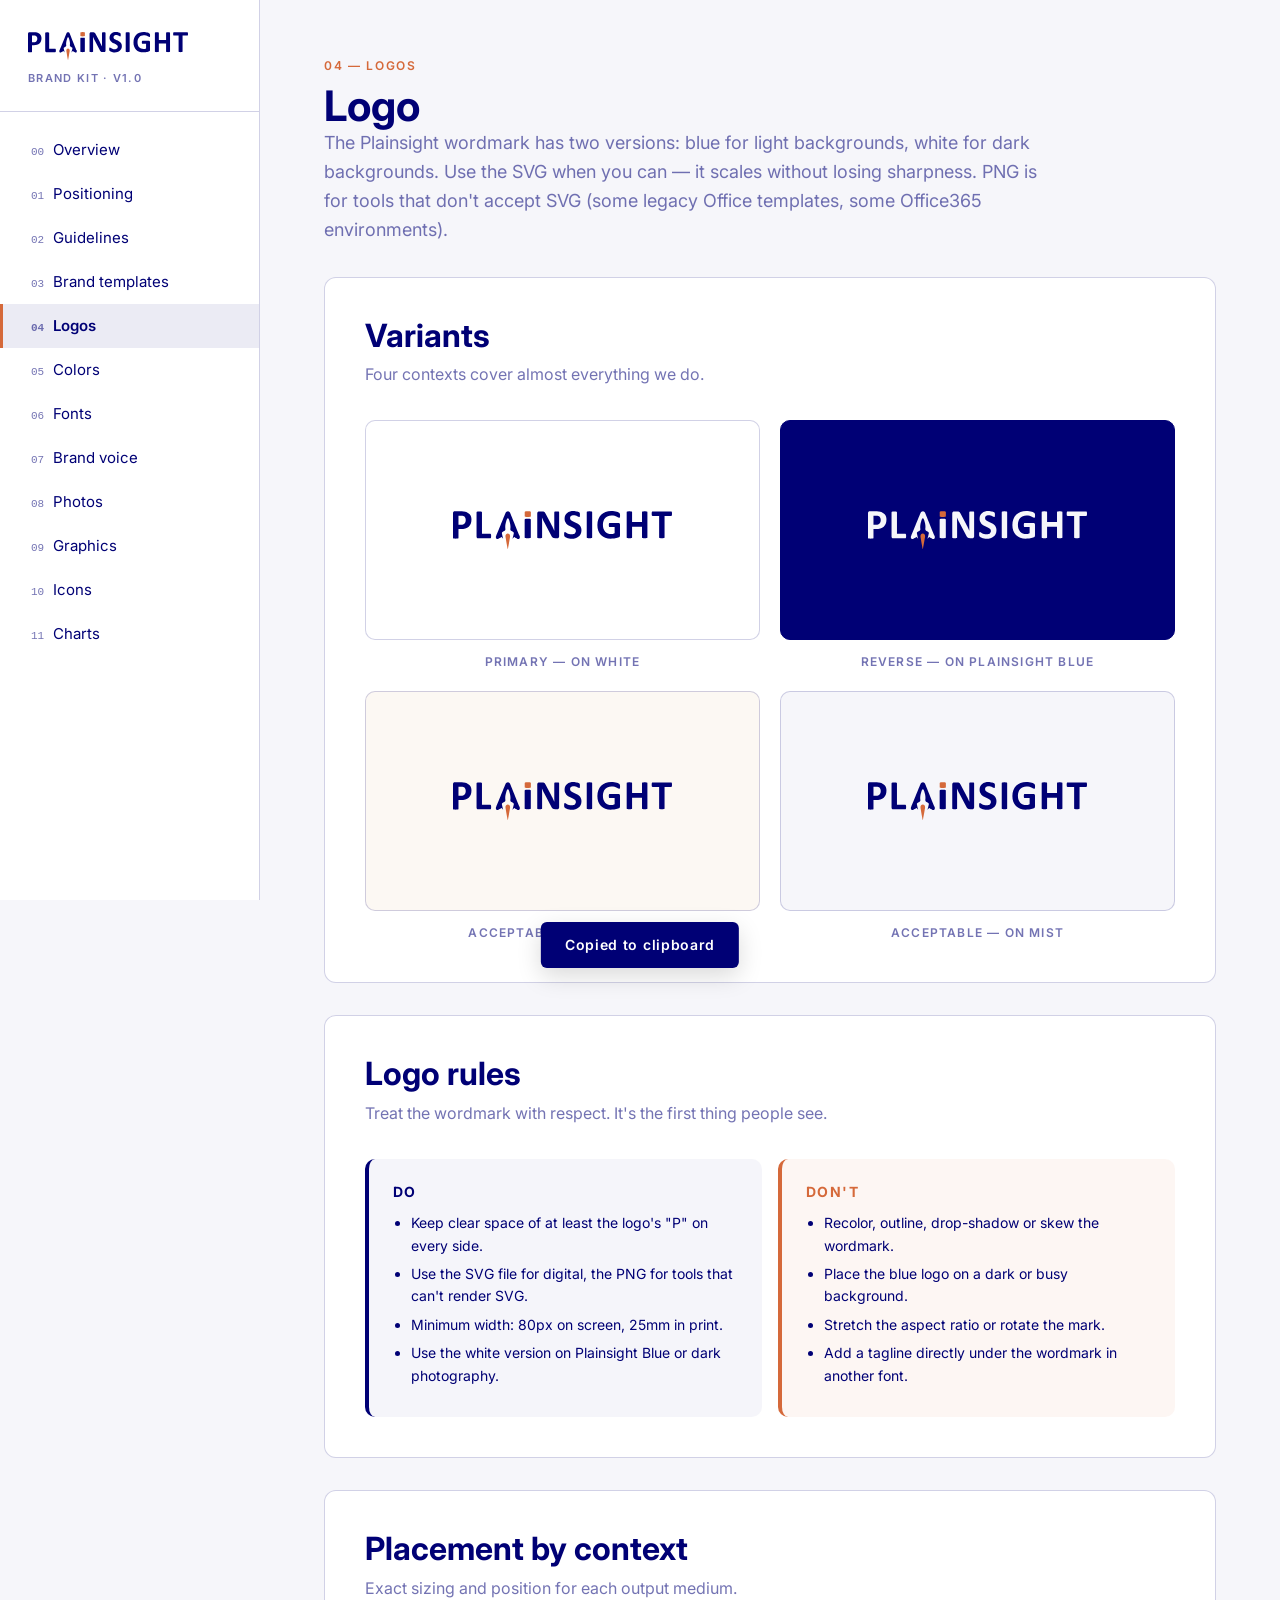
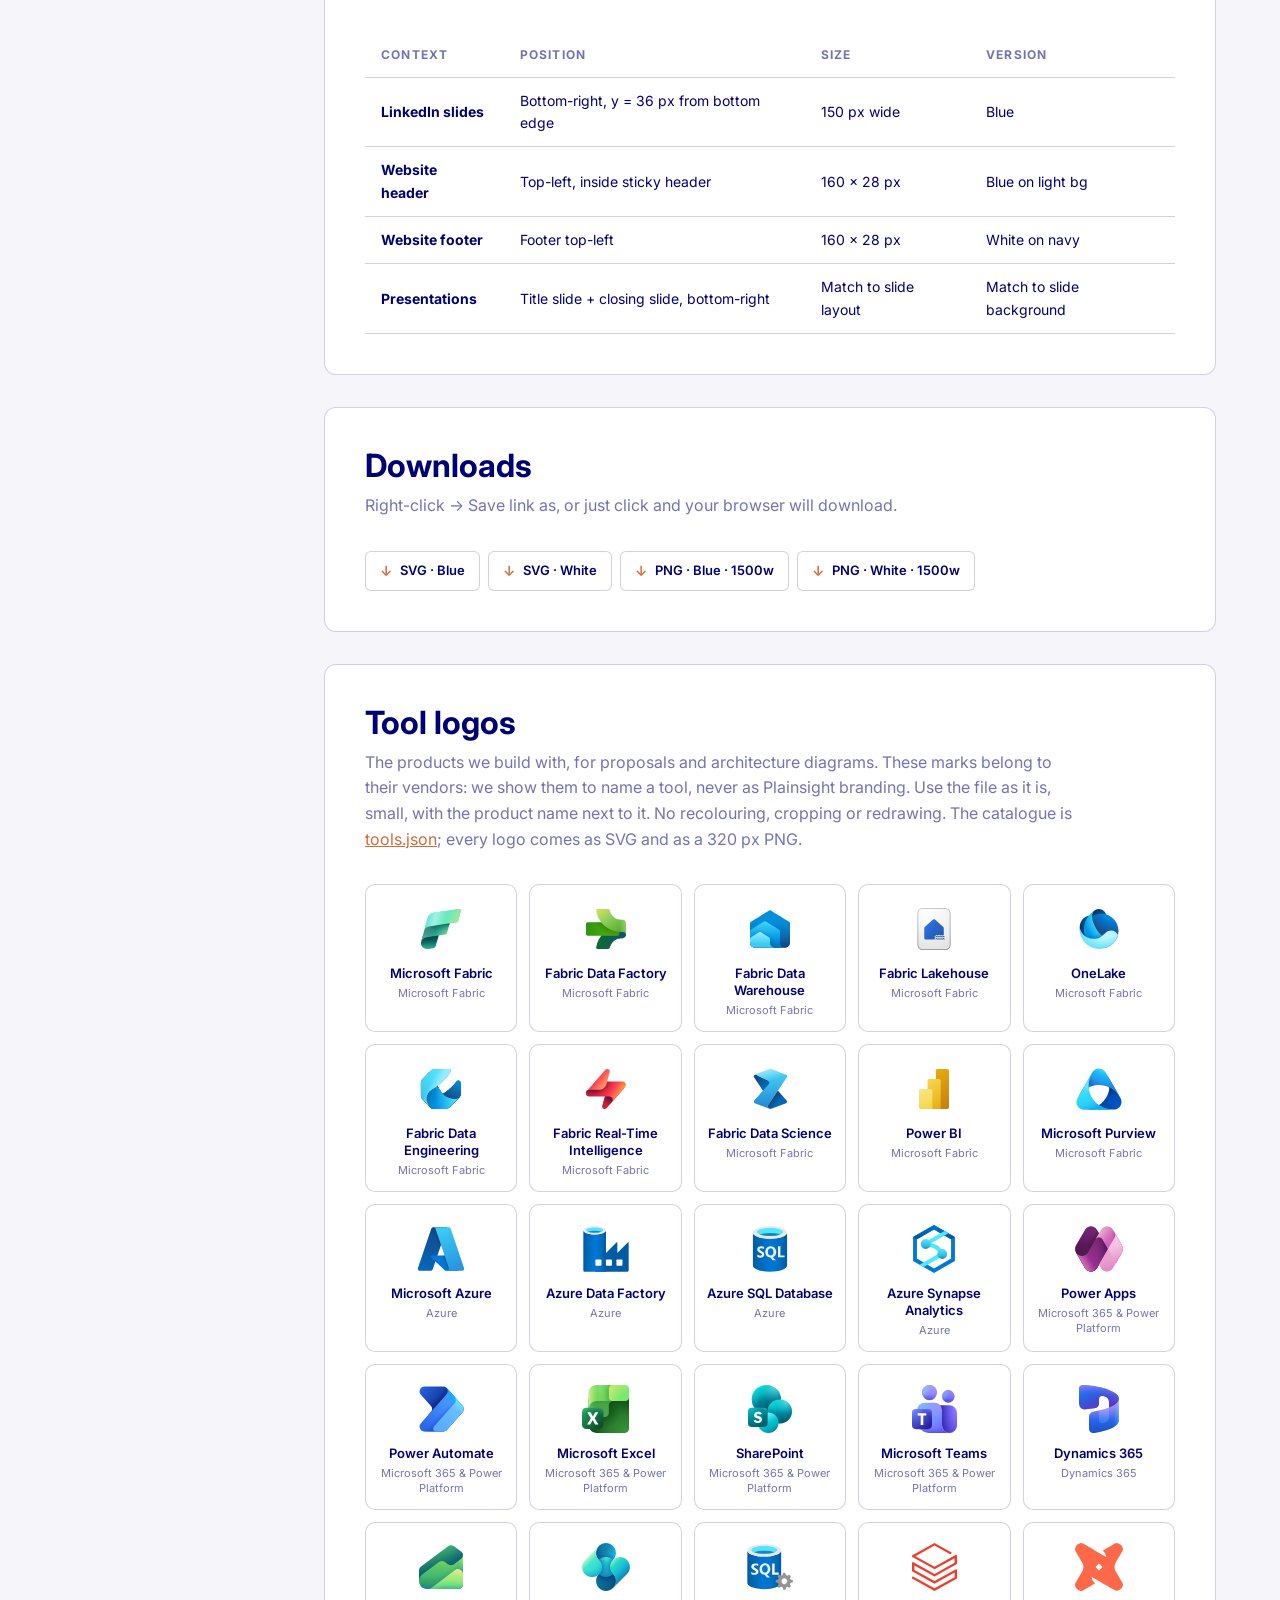
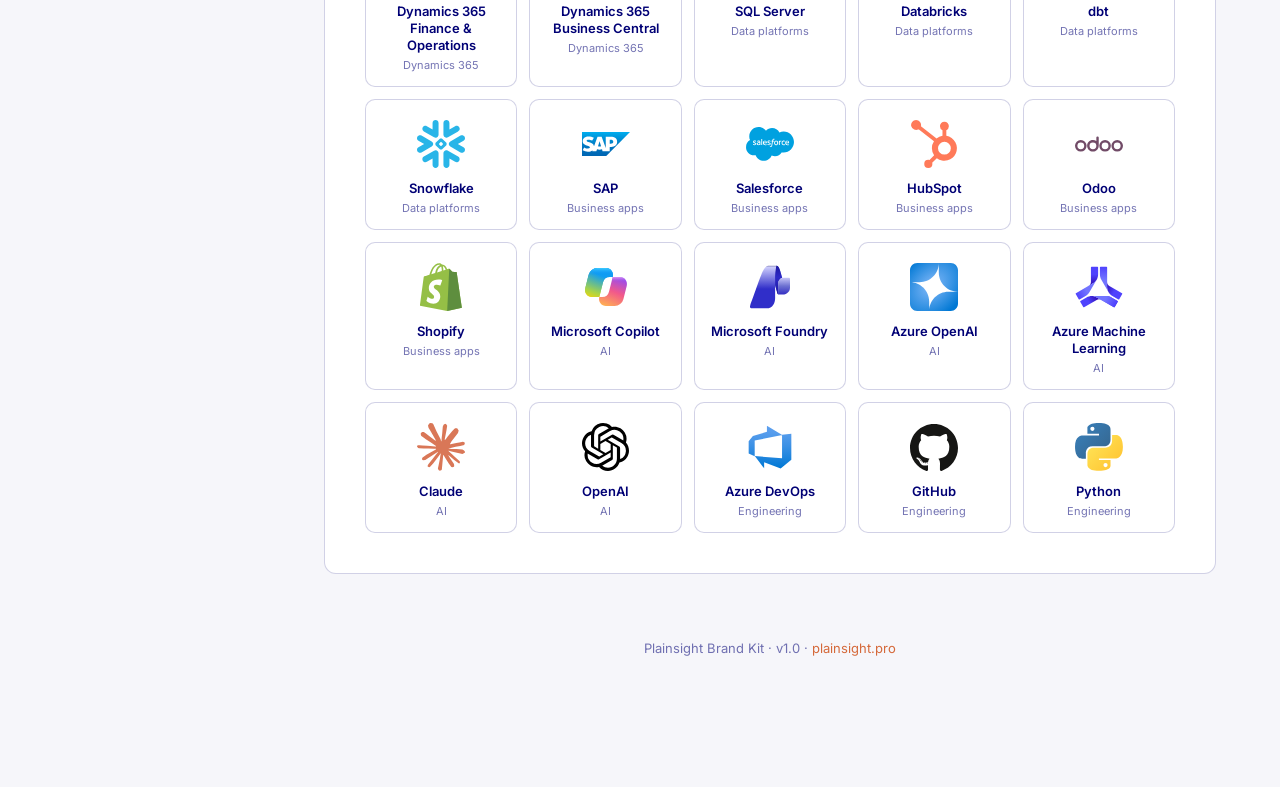
<file: logos.html>
<!doctype html>
<html lang="en">
<head>
<meta charset="utf-8">
<meta name="viewport" content="width=device-width, initial-scale=1">
<title>Logos · Plainsight Brand Kit</title>
<link rel="preconnect" href="https://fonts.googleapis.com">
<link rel="preconnect" href="https://fonts.gstatic.com" crossorigin>
<link href="https://fonts.googleapis.com/css2?family=Inter:wght@400;500;600;700&display=swap" rel="stylesheet">
<link rel="stylesheet" href="css/style.css">
<link rel="icon" href="assets/logos/plainsight-logo-blue.svg">
</head>
<body>
<div class="shell">

  <aside>
    <div class="brand">
      <a href="index.html"><img src="assets/logos/plainsight-logo-blue.svg" alt="Plainsight"></a>
      <small>Brand Kit · v1.0</small>
    </div>
    <nav>
        <a href="index.html"><span class="nav-num">00</span>Overview</a>
        <a href="positioning.html"><span class="nav-num">01</span>Positioning</a>
        <a href="guidelines.html"><span class="nav-num">02</span>Guidelines</a>
        <a href="templates.html"><span class="nav-num">03</span>Brand templates</a>
        <a href="logos.html" class="active"><span class="nav-num">04</span>Logos</a>
        <a href="colors.html"><span class="nav-num">05</span>Colors</a>
        <a href="fonts.html"><span class="nav-num">06</span>Fonts</a>
        <a href="voice.html"><span class="nav-num">07</span>Brand voice</a>
        <a href="photos.html"><span class="nav-num">08</span>Photos</a>
        <a href="graphics.html"><span class="nav-num">09</span>Graphics</a>
        <a href="icons.html"><span class="nav-num">10</span>Icons</a>
        <a href="charts.html"><span class="nav-num">11</span>Charts</a>
    </nav>
  </aside>

  <main>

    <span class="eyebrow">04 — Logos</span>
    <h1>Logo</h1>
    <p class="lead">The Plainsight wordmark has two versions: blue for light backgrounds, white for dark backgrounds. Use the SVG when you can — it scales without losing sharpness. PNG is for tools that don't accept SVG (some legacy Office templates, some Office365 environments).</p>

    <section>
      <div class="section-head">
        <h2>Variants</h2>
        <p>Four contexts cover almost everything we do.</p>
      </div>

      <div class="grid grid-2">
        <div>
          <div class="logo-card on-white">
            <img src="assets/logos/plainsight-logo-blue.svg" alt="Plainsight logo, blue, on white">
          </div>
          <div class="graphic-caption">Primary — on white</div>
        </div>
        <div>
          <div class="logo-card on-blue">
            <img src="assets/logos/plainsight-logo-white.svg" alt="Plainsight logo, white, on Plainsight Blue">
          </div>
          <div class="graphic-caption">Reverse — on Plainsight Blue</div>
        </div>
        <div>
          <div class="logo-card on-cream">
            <img src="assets/logos/plainsight-logo-blue.svg" alt="Plainsight logo, blue, on cream">
          </div>
          <div class="graphic-caption">Acceptable — on cream</div>
        </div>
        <div>
          <div class="logo-card on-mist">
            <img src="assets/logos/plainsight-logo-blue.svg" alt="Plainsight logo, blue, on mist">
          </div>
          <div class="graphic-caption">Acceptable — on mist</div>
        </div>
      </div>
    </section>

    <section>
      <div class="section-head">
        <h2>Logo rules</h2>
        <p>Treat the wordmark with respect. It's the first thing people see.</p>
      </div>

      <div class="dodont">
        <div class="col do">
          <h4>Do</h4>
          <ul>
            <li>Keep clear space of at least the logo's "P" on every side.</li>
            <li>Use the SVG file for digital, the PNG for tools that can't render SVG.</li>
            <li>Minimum width: 80px on screen, 25mm in print.</li>
            <li>Use the white version on Plainsight Blue or dark photography.</li>
          </ul>
        </div>
        <div class="col dont">
          <h4>Don't</h4>
          <ul>
            <li>Recolor, outline, drop-shadow or skew the wordmark.</li>
            <li>Place the blue logo on a dark or busy background.</li>
            <li>Stretch the aspect ratio or rotate the mark.</li>
            <li>Add a tagline directly under the wordmark in another font.</li>
          </ul>
        </div>
      </div>
    </section>

    <section>
      <div class="section-head">
        <h2>Placement by context</h2>
        <p>Exact sizing and position for each output medium.</p>
      </div>

      <table class="brand-table">
        <thead><tr><th>Context</th><th>Position</th><th>Size</th><th>Version</th></tr></thead>
        <tbody>
          <tr><td><b>LinkedIn slides</b></td><td>Bottom-right, y = 36 px from bottom edge</td><td>150 px wide</td><td>Blue</td></tr>
          <tr><td><b>Website header</b></td><td>Top-left, inside sticky header</td><td>160 &times; 28 px</td><td>Blue on light bg</td></tr>
          <tr><td><b>Website footer</b></td><td>Footer top-left</td><td>160 &times; 28 px</td><td>White on navy</td></tr>
          <tr><td><b>Presentations</b></td><td>Title slide + closing slide, bottom-right</td><td>Match to slide layout</td><td>Match to slide background</td></tr>
        </tbody>
      </table>
    </section>

    <section>
      <div class="section-head">
        <h2>Downloads</h2>
        <p>Right-click → Save link as, or just click and your browser will download.</p>
      </div>

      <div class="download-row">
        <a class="dl-chip" href="assets/logos/plainsight-logo-blue.svg" download>SVG · Blue</a>
        <a class="dl-chip" href="assets/logos/plainsight-logo-white.svg" download>SVG · White</a>
        <a class="dl-chip" href="assets/logos/plainsight-logo-blue.png" download>PNG · Blue · 1500w</a>
        <a class="dl-chip" href="assets/logos/plainsight-logo-white.png" download>PNG · White · 1500w</a>
      </div>
    </section>

    <section>
      <div class="section-head">
        <h2>Tool logos</h2>
        <p>The products we build with, for proposals and architecture diagrams. These marks belong to their vendors: we show them to name a tool, never as Plainsight branding. Use the file as it is, small, with the product name next to it. No recolouring, cropping or redrawing. The catalogue is <a href="assets/logos/tools/tools.json">tools.json</a>; every logo comes as SVG and as a 320&nbsp;px PNG.</p>
      </div>

      <!-- tool-logos:start -->
      <div class="tool-grid">
        <div class="tool-card">
          <img src="assets/logos/tools/microsoft-fabric.svg" alt="Microsoft Fabric logo" loading="lazy">
          <div class="name">Microsoft Fabric</div>
          <div class="group">Microsoft Fabric</div>
        </div>
        <div class="tool-card">
          <img src="assets/logos/tools/fabric-data-factory.svg" alt="Fabric Data Factory logo" loading="lazy">
          <div class="name">Fabric Data Factory</div>
          <div class="group">Microsoft Fabric</div>
        </div>
        <div class="tool-card">
          <img src="assets/logos/tools/fabric-data-warehouse.svg" alt="Fabric Data Warehouse logo" loading="lazy">
          <div class="name">Fabric Data Warehouse</div>
          <div class="group">Microsoft Fabric</div>
        </div>
        <div class="tool-card">
          <img src="assets/logos/tools/fabric-lakehouse.svg" alt="Fabric Lakehouse logo" loading="lazy">
          <div class="name">Fabric Lakehouse</div>
          <div class="group">Microsoft Fabric</div>
        </div>
        <div class="tool-card">
          <img src="assets/logos/tools/onelake.svg" alt="OneLake logo" loading="lazy">
          <div class="name">OneLake</div>
          <div class="group">Microsoft Fabric</div>
        </div>
        <div class="tool-card">
          <img src="assets/logos/tools/fabric-data-engineering.svg" alt="Fabric Data Engineering logo" loading="lazy">
          <div class="name">Fabric Data Engineering</div>
          <div class="group">Microsoft Fabric</div>
        </div>
        <div class="tool-card">
          <img src="assets/logos/tools/fabric-real-time-intelligence.svg" alt="Fabric Real-Time Intelligence logo" loading="lazy">
          <div class="name">Fabric Real-Time Intelligence</div>
          <div class="group">Microsoft Fabric</div>
        </div>
        <div class="tool-card">
          <img src="assets/logos/tools/fabric-data-science.svg" alt="Fabric Data Science logo" loading="lazy">
          <div class="name">Fabric Data Science</div>
          <div class="group">Microsoft Fabric</div>
        </div>
        <div class="tool-card">
          <img src="assets/logos/tools/power-bi.svg" alt="Power BI logo" loading="lazy">
          <div class="name">Power BI</div>
          <div class="group">Microsoft Fabric</div>
        </div>
        <div class="tool-card">
          <img src="assets/logos/tools/microsoft-purview.svg" alt="Microsoft Purview logo" loading="lazy">
          <div class="name">Microsoft Purview</div>
          <div class="group">Microsoft Fabric</div>
        </div>
        <div class="tool-card">
          <img src="assets/logos/tools/azure.svg" alt="Microsoft Azure logo" loading="lazy">
          <div class="name">Microsoft Azure</div>
          <div class="group">Azure</div>
        </div>
        <div class="tool-card">
          <img src="assets/logos/tools/azure-data-factory.svg" alt="Azure Data Factory logo" loading="lazy">
          <div class="name">Azure Data Factory</div>
          <div class="group">Azure</div>
        </div>
        <div class="tool-card">
          <img src="assets/logos/tools/azure-sql-database.svg" alt="Azure SQL Database logo" loading="lazy">
          <div class="name">Azure SQL Database</div>
          <div class="group">Azure</div>
        </div>
        <div class="tool-card">
          <img src="assets/logos/tools/azure-synapse-analytics.svg" alt="Azure Synapse Analytics logo" loading="lazy">
          <div class="name">Azure Synapse Analytics</div>
          <div class="group">Azure</div>
        </div>
        <div class="tool-card">
          <img src="assets/logos/tools/power-apps.svg" alt="Power Apps logo" loading="lazy">
          <div class="name">Power Apps</div>
          <div class="group">Microsoft 365 &amp; Power Platform</div>
        </div>
        <div class="tool-card">
          <img src="assets/logos/tools/power-automate.svg" alt="Power Automate logo" loading="lazy">
          <div class="name">Power Automate</div>
          <div class="group">Microsoft 365 &amp; Power Platform</div>
        </div>
        <div class="tool-card">
          <img src="assets/logos/tools/microsoft-excel.svg" alt="Microsoft Excel logo" loading="lazy">
          <div class="name">Microsoft Excel</div>
          <div class="group">Microsoft 365 &amp; Power Platform</div>
        </div>
        <div class="tool-card">
          <img src="assets/logos/tools/sharepoint.svg" alt="SharePoint logo" loading="lazy">
          <div class="name">SharePoint</div>
          <div class="group">Microsoft 365 &amp; Power Platform</div>
        </div>
        <div class="tool-card">
          <img src="assets/logos/tools/microsoft-teams.svg" alt="Microsoft Teams logo" loading="lazy">
          <div class="name">Microsoft Teams</div>
          <div class="group">Microsoft 365 &amp; Power Platform</div>
        </div>
        <div class="tool-card">
          <img src="assets/logos/tools/dynamics-365.svg" alt="Dynamics 365 logo" loading="lazy">
          <div class="name">Dynamics 365</div>
          <div class="group">Dynamics 365</div>
        </div>
        <div class="tool-card">
          <img src="assets/logos/tools/dynamics-365-finance-operations.svg" alt="Dynamics 365 Finance &amp; Operations logo" loading="lazy">
          <div class="name">Dynamics 365 Finance &amp; Operations</div>
          <div class="group">Dynamics 365</div>
        </div>
        <div class="tool-card">
          <img src="assets/logos/tools/dynamics-365-business-central.svg" alt="Dynamics 365 Business Central logo" loading="lazy">
          <div class="name">Dynamics 365 Business Central</div>
          <div class="group">Dynamics 365</div>
        </div>
        <div class="tool-card">
          <img src="assets/logos/tools/sql-server.svg" alt="SQL Server logo" loading="lazy">
          <div class="name">SQL Server</div>
          <div class="group">Data platforms</div>
        </div>
        <div class="tool-card">
          <img src="assets/logos/tools/databricks.svg" alt="Databricks logo" loading="lazy">
          <div class="name">Databricks</div>
          <div class="group">Data platforms</div>
        </div>
        <div class="tool-card">
          <img src="assets/logos/tools/dbt.svg" alt="dbt logo" loading="lazy">
          <div class="name">dbt</div>
          <div class="group">Data platforms</div>
        </div>
        <div class="tool-card">
          <img src="assets/logos/tools/snowflake.svg" alt="Snowflake logo" loading="lazy">
          <div class="name">Snowflake</div>
          <div class="group">Data platforms</div>
        </div>
        <div class="tool-card">
          <img src="assets/logos/tools/sap.svg" alt="SAP logo" loading="lazy">
          <div class="name">SAP</div>
          <div class="group">Business apps</div>
        </div>
        <div class="tool-card">
          <img src="assets/logos/tools/salesforce.svg" alt="Salesforce logo" loading="lazy">
          <div class="name">Salesforce</div>
          <div class="group">Business apps</div>
        </div>
        <div class="tool-card">
          <img src="assets/logos/tools/hubspot.svg" alt="HubSpot logo" loading="lazy">
          <div class="name">HubSpot</div>
          <div class="group">Business apps</div>
        </div>
        <div class="tool-card">
          <img src="assets/logos/tools/odoo.svg" alt="Odoo logo" loading="lazy">
          <div class="name">Odoo</div>
          <div class="group">Business apps</div>
        </div>
        <div class="tool-card">
          <img src="assets/logos/tools/shopify.svg" alt="Shopify logo" loading="lazy">
          <div class="name">Shopify</div>
          <div class="group">Business apps</div>
        </div>
        <div class="tool-card">
          <img src="assets/logos/tools/microsoft-copilot.svg" alt="Microsoft Copilot logo" loading="lazy">
          <div class="name">Microsoft Copilot</div>
          <div class="group">AI</div>
        </div>
        <div class="tool-card">
          <img src="assets/logos/tools/microsoft-foundry.svg" alt="Microsoft Foundry logo" loading="lazy">
          <div class="name">Microsoft Foundry</div>
          <div class="group">AI</div>
        </div>
        <div class="tool-card">
          <img src="assets/logos/tools/azure-openai.svg" alt="Azure OpenAI logo" loading="lazy">
          <div class="name">Azure OpenAI</div>
          <div class="group">AI</div>
        </div>
        <div class="tool-card">
          <img src="assets/logos/tools/azure-machine-learning.svg" alt="Azure Machine Learning logo" loading="lazy">
          <div class="name">Azure Machine Learning</div>
          <div class="group">AI</div>
        </div>
        <div class="tool-card">
          <img src="assets/logos/tools/claude.svg" alt="Claude logo" loading="lazy">
          <div class="name">Claude</div>
          <div class="group">AI</div>
        </div>
        <div class="tool-card">
          <img src="assets/logos/tools/openai.svg" alt="OpenAI logo" loading="lazy">
          <div class="name">OpenAI</div>
          <div class="group">AI</div>
        </div>
        <div class="tool-card">
          <img src="assets/logos/tools/azure-devops.svg" alt="Azure DevOps logo" loading="lazy">
          <div class="name">Azure DevOps</div>
          <div class="group">Engineering</div>
        </div>
        <div class="tool-card">
          <img src="assets/logos/tools/github.svg" alt="GitHub logo" loading="lazy">
          <div class="name">GitHub</div>
          <div class="group">Engineering</div>
        </div>
        <div class="tool-card">
          <img src="assets/logos/tools/python.svg" alt="Python logo" loading="lazy">
          <div class="name">Python</div>
          <div class="group">Engineering</div>
        </div>
      </div>
      <!-- tool-logos:end -->
    </section>

    <footer>
      Plainsight Brand Kit · v1.0 ·
      <a href="https://www.plainsight.pro" target="_blank" rel="noopener">plainsight.pro</a>
    </footer>
  </main>
</div>

<div class="toast" id="toast">Copied to clipboard</div>

<script>
  // Click-to-copy hex codes
  document.querySelectorAll('.swatch .hex').forEach(el => {
    el.addEventListener('click', async () => {
      const text = el.textContent.trim();
      try {
        await navigator.clipboard.writeText(text);
      } catch (e) {
        const ta = document.createElement('textarea');
        ta.value = text;
        document.body.appendChild(ta);
        ta.select();
        document.execCommand('copy');
        ta.remove();
      }
      const toast = document.getElementById('toast');
      toast.textContent = 'Copied ' + text;
      toast.classList.add('show');
      setTimeout(() => toast.classList.remove('show'), 1400);
    });
  });
</script>

</body>
</html>
</file>
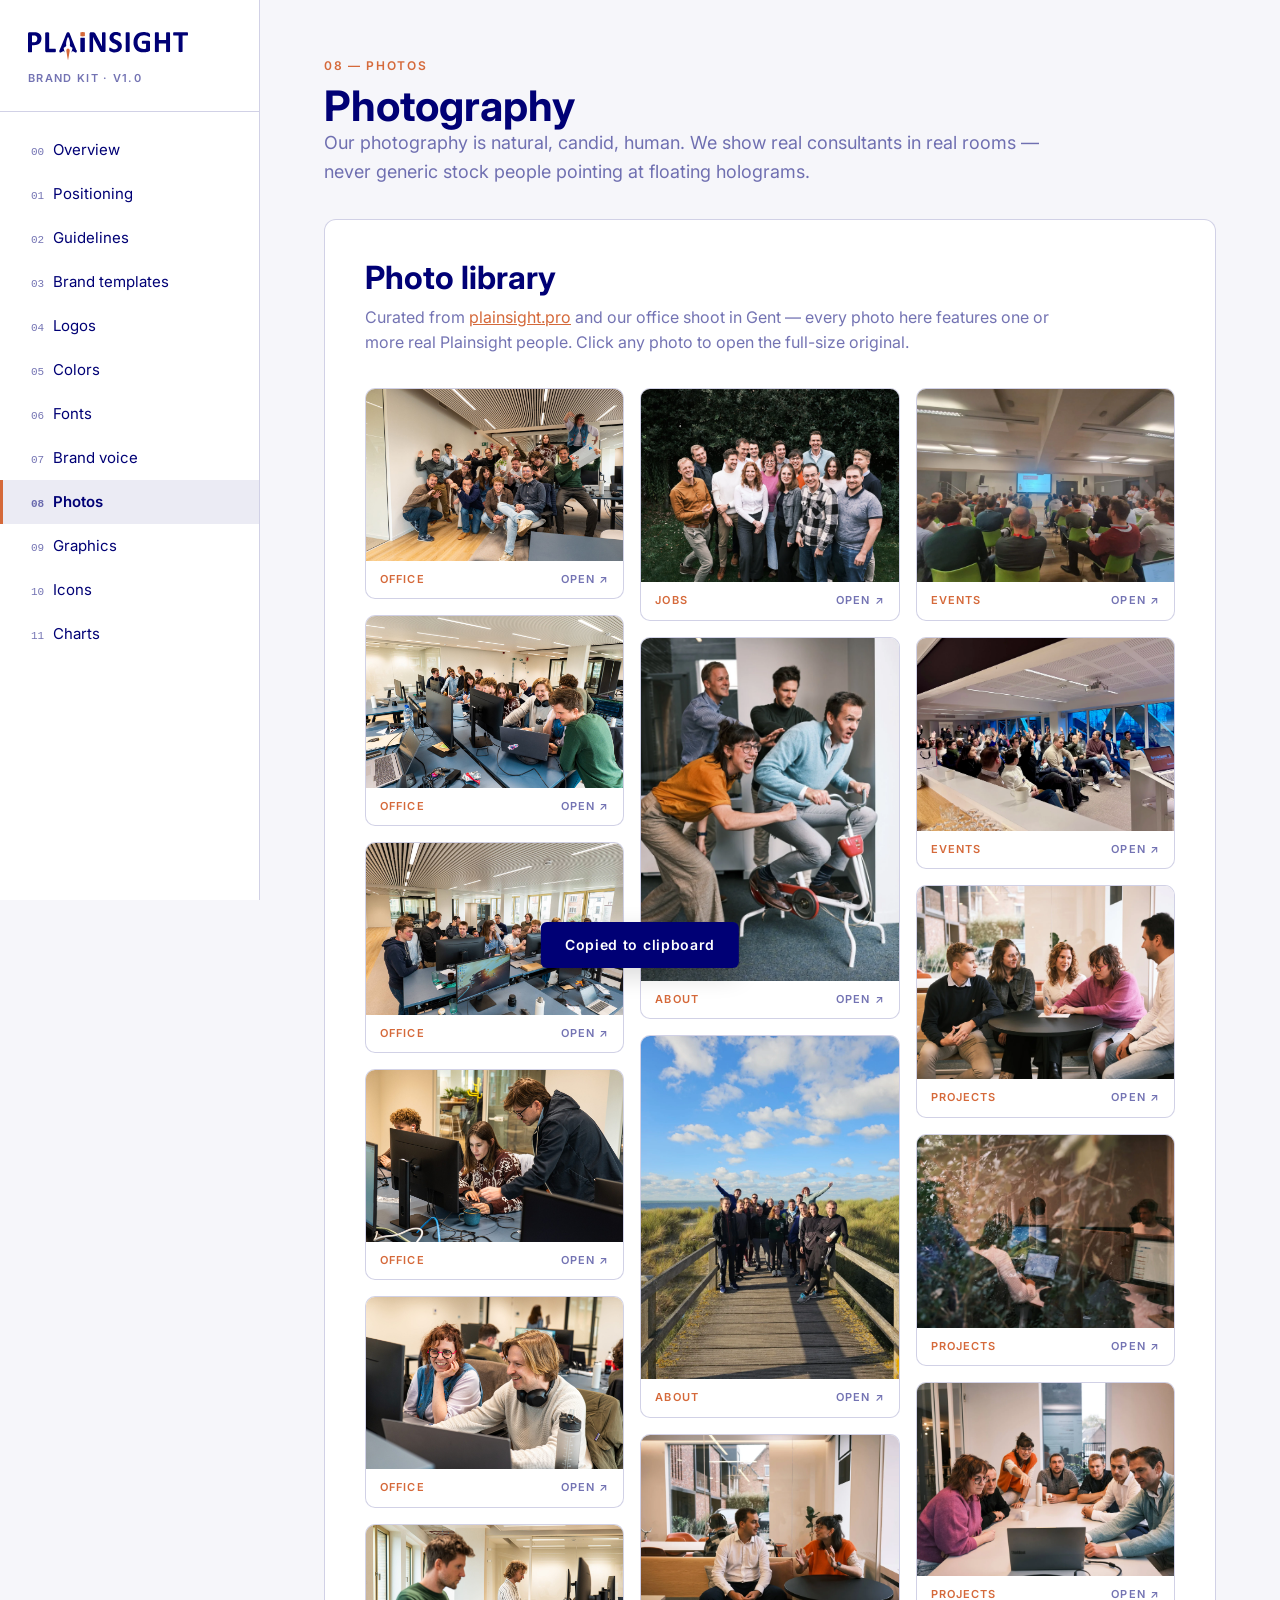
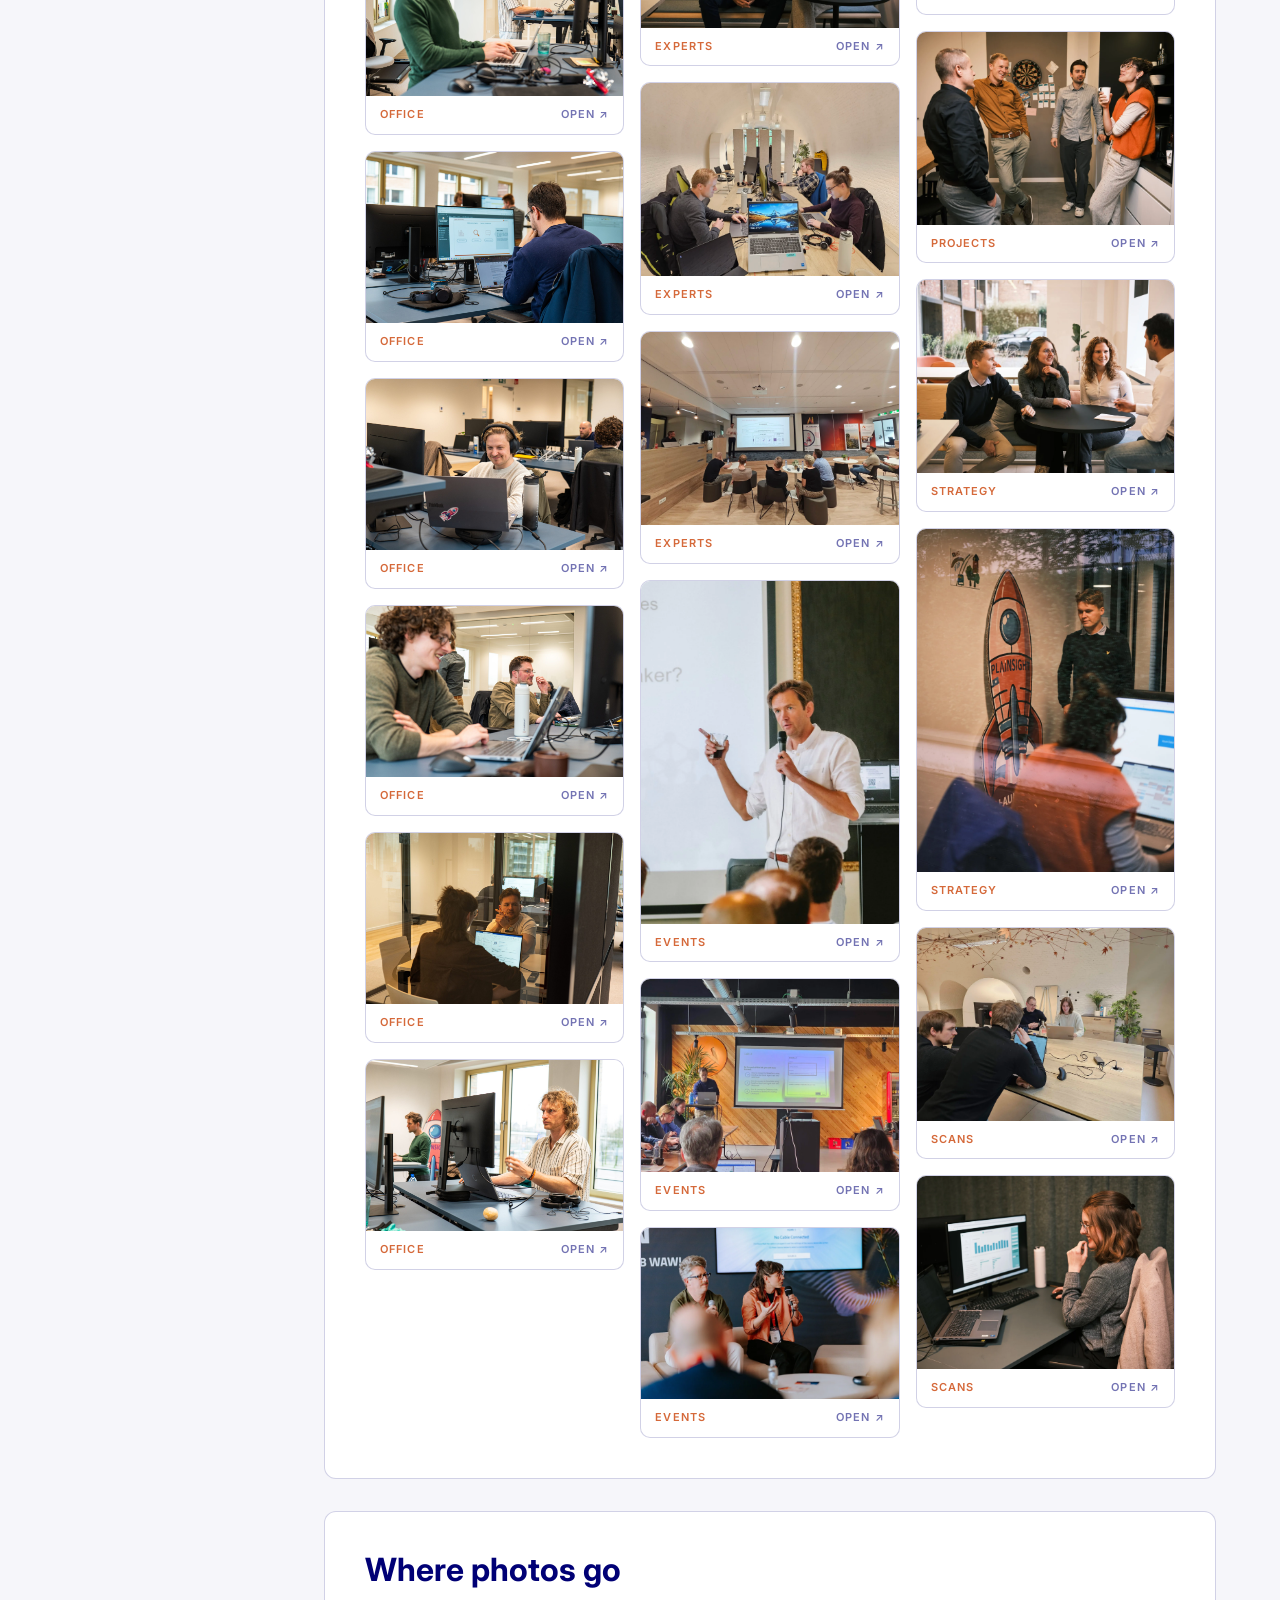
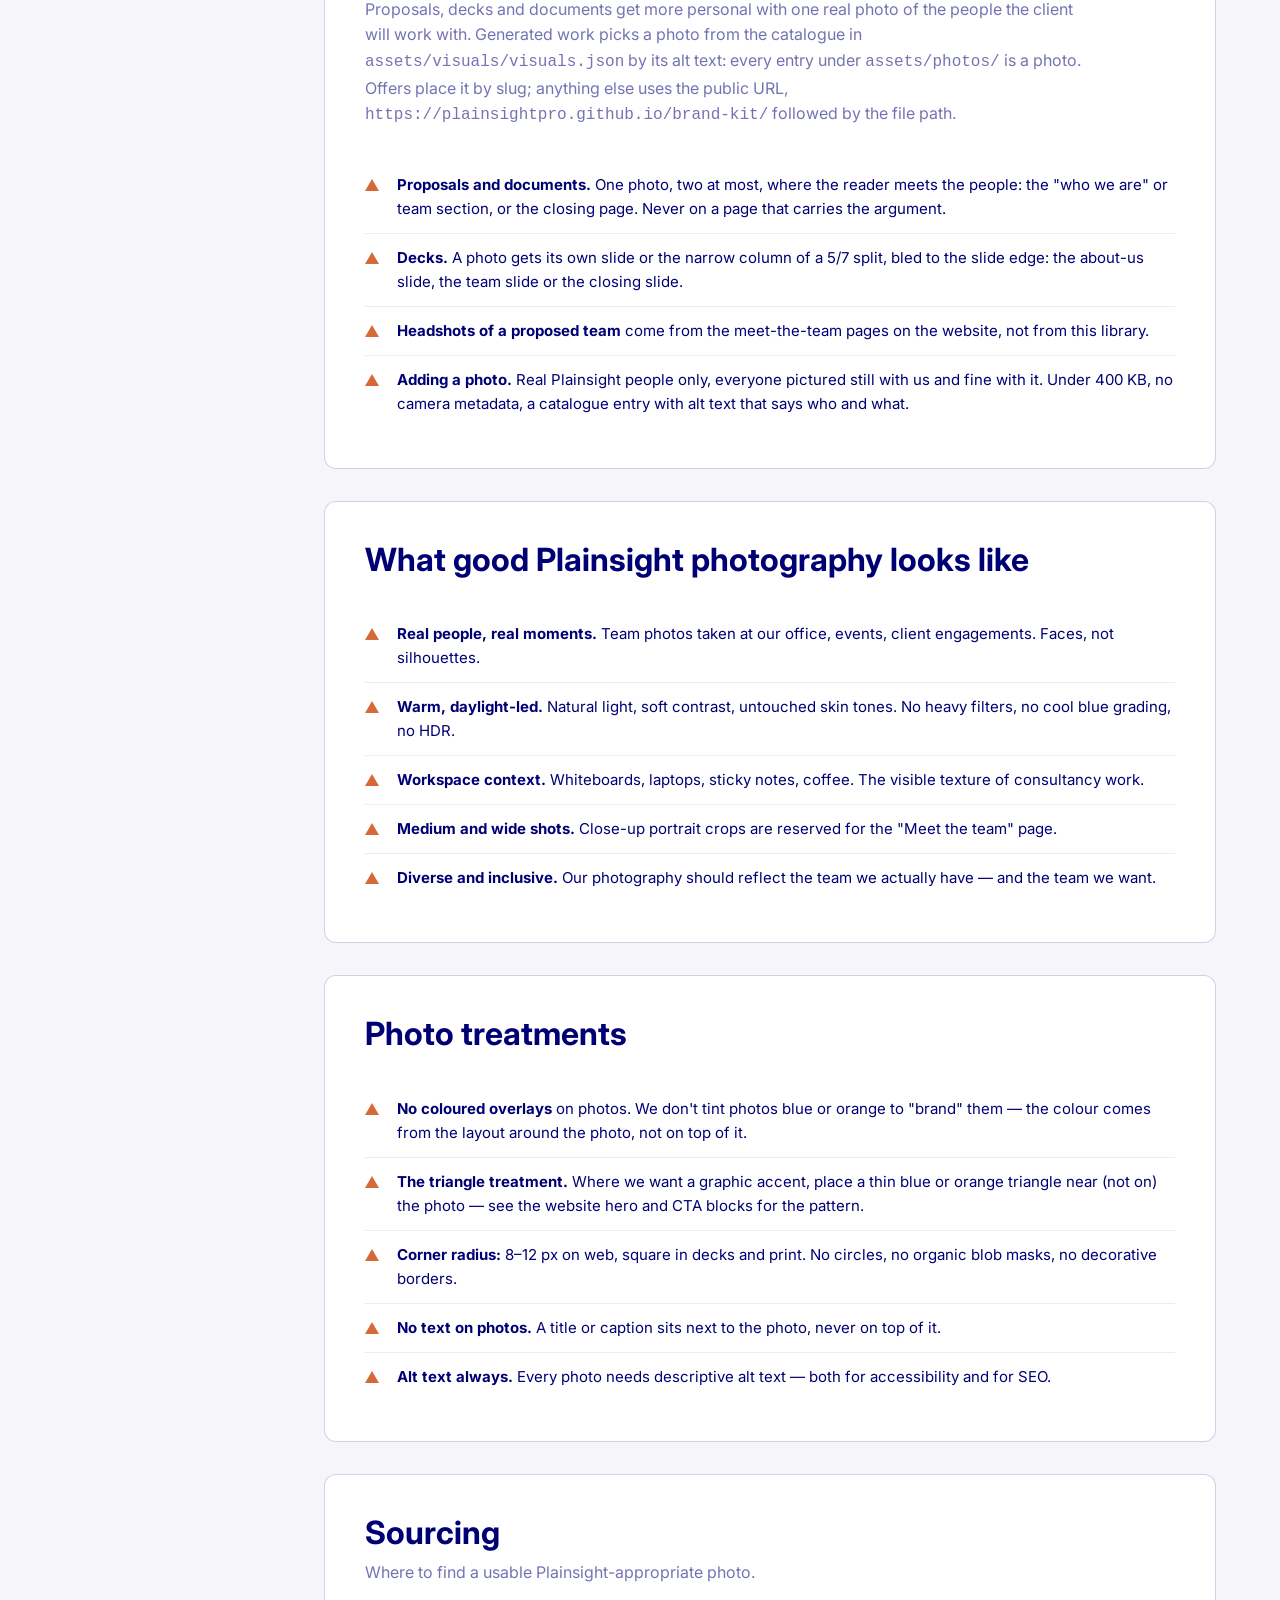
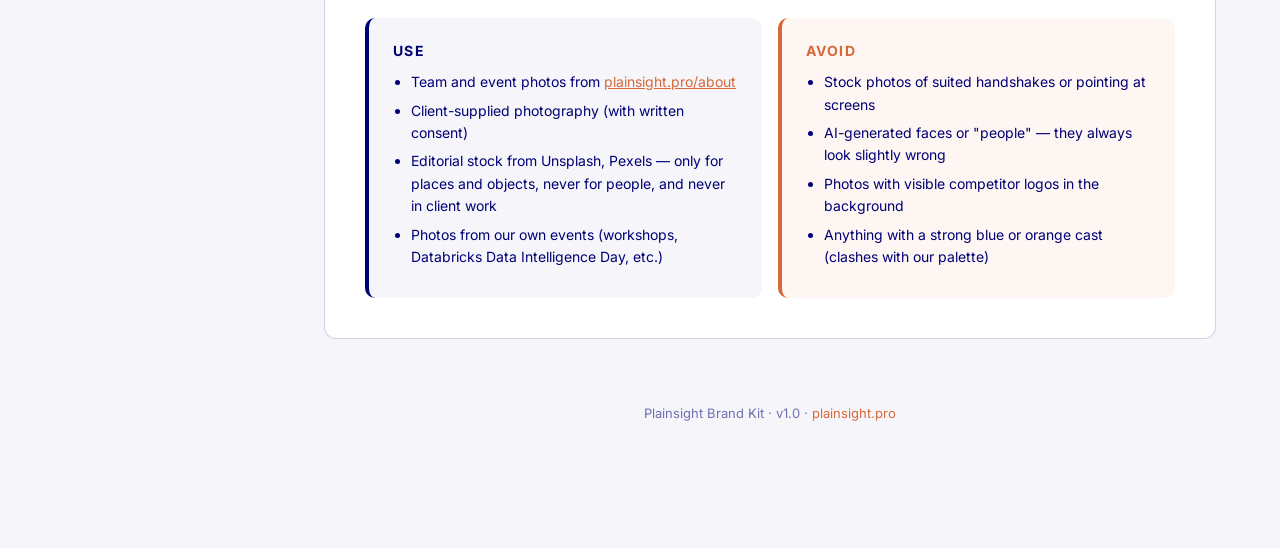
<file: photos.html>
<!doctype html>
<html lang="en">
<head>
<meta charset="utf-8">
<meta name="viewport" content="width=device-width, initial-scale=1">
<title>Photos · Plainsight Brand Kit</title>
<link rel="preconnect" href="https://fonts.googleapis.com">
<link rel="preconnect" href="https://fonts.gstatic.com" crossorigin>
<link href="https://fonts.googleapis.com/css2?family=Inter:wght@400;500;600;700&display=swap" rel="stylesheet">
<link rel="stylesheet" href="css/style.css">
<link rel="icon" href="assets/logos/plainsight-logo-blue.svg">
</head>
<body>
<div class="shell">

  <aside>
    <div class="brand">
      <a href="index.html"><img src="assets/logos/plainsight-logo-blue.svg" alt="Plainsight"></a>
      <small>Brand Kit · v1.0</small>
    </div>
    <nav>
        <a href="index.html"><span class="nav-num">00</span>Overview</a>
        <a href="positioning.html"><span class="nav-num">01</span>Positioning</a>
        <a href="guidelines.html"><span class="nav-num">02</span>Guidelines</a>
        <a href="templates.html"><span class="nav-num">03</span>Brand templates</a>
        <a href="logos.html"><span class="nav-num">04</span>Logos</a>
        <a href="colors.html"><span class="nav-num">05</span>Colors</a>
        <a href="fonts.html"><span class="nav-num">06</span>Fonts</a>
        <a href="voice.html"><span class="nav-num">07</span>Brand voice</a>
        <a href="photos.html" class="active"><span class="nav-num">08</span>Photos</a>
        <a href="graphics.html"><span class="nav-num">09</span>Graphics</a>
        <a href="icons.html"><span class="nav-num">10</span>Icons</a>
        <a href="charts.html"><span class="nav-num">11</span>Charts</a>
    </nav>
  </aside>

  <main>

    <span class="eyebrow">08 — Photos</span>
    <h1>Photography</h1>
    <p class="lead">Our photography is natural, candid, human. We show real consultants in real rooms — never generic stock people pointing at floating holograms.</p>

    <section>
      <div class="section-head">
        <h2>Photo library</h2>
        <p>Curated from <a href="https://www.plainsight.pro" target="_blank" rel="noopener">plainsight.pro</a> and our office shoot in Gent — every photo here features one or more real Plainsight people. Click any photo to open the full-size original.</p>
      </div>

      <div class="photo-grid">

        <a class="photo-card" href="assets/photos/office-gent-team.jpg" target="_blank" rel="noopener">
          <img src="assets/photos/office-gent-team.jpg" alt="The Plainsight team gathered for a cheerful group photo on the floor of the Gent office" loading="lazy">
          <div class="photo-meta"><span class="photo-tag">Office</span><span class="photo-view">Open ↗</span></div>
        </a>

        <a class="photo-card" href="assets/photos/office-gent-collaboration.jpg" target="_blank" rel="noopener">
          <img src="assets/photos/office-gent-collaboration.jpg" alt="Plainsight colleagues laughing together around a laptop at the long desks of the Gent office" loading="lazy">
          <div class="photo-meta"><span class="photo-tag">Office</span><span class="photo-view">Open ↗</span></div>
        </a>

        <a class="photo-card" href="assets/photos/office-gent-floor.jpg" target="_blank" rel="noopener">
          <img src="assets/photos/office-gent-floor.jpg" alt="A wide view of the Gent office with Plainsight consultants at work behind rows of monitors" loading="lazy">
          <div class="photo-meta"><span class="photo-tag">Office</span><span class="photo-view">Open ↗</span></div>
        </a>

        <a class="photo-card" href="assets/photos/office-gent-pairing.jpg" target="_blank" rel="noopener">
          <img src="assets/photos/office-gent-pairing.jpg" alt="A Plainsight consultant leaning over to help a colleague at a screen while another looks on" loading="lazy">
          <div class="photo-meta"><span class="photo-tag">Office</span><span class="photo-view">Open ↗</span></div>
        </a>

        <a class="photo-card" href="assets/photos/office-gent-colleagues.jpg" target="_blank" rel="noopener">
          <img src="assets/photos/office-gent-colleagues.jpg" alt="Two Plainsight colleagues smiling at each other across their desks in the Gent office" loading="lazy">
          <div class="photo-meta"><span class="photo-tag">Office</span><span class="photo-view">Open ↗</span></div>
        </a>

        <a class="photo-card" href="assets/photos/office-gent-focus.jpg" target="_blank" rel="noopener">
          <img src="assets/photos/office-gent-focus.jpg" alt="A Plainsight consultant typing at a laptop while a colleague works at a standing desk in the background" loading="lazy">
          <div class="photo-meta"><span class="photo-tag">Office</span><span class="photo-view">Open ↗</span></div>
        </a>

        <a class="photo-card" href="assets/photos/office-gent-screen.jpg" target="_blank" rel="noopener">
          <img src="assets/photos/office-gent-screen.jpg" alt="A Plainsight consultant working on a data application on a large monitor in the Gent office" loading="lazy">
          <div class="photo-meta"><span class="photo-tag">Office</span><span class="photo-view">Open ↗</span></div>
        </a>

        <a class="photo-card" href="assets/photos/office-gent-headphones.jpg" target="_blank" rel="noopener">
          <img src="assets/photos/office-gent-headphones.jpg" alt="A smiling Plainsight consultant with headphones at a laptop in the Gent office" loading="lazy">
          <div class="photo-meta"><span class="photo-tag">Office</span><span class="photo-view">Open ↗</span></div>
        </a>

        <a class="photo-card" href="assets/photos/office-gent-conversation.jpg" target="_blank" rel="noopener">
          <img src="assets/photos/office-gent-conversation.jpg" alt="Two Plainsight consultants in conversation across their desks in the Gent office" loading="lazy">
          <div class="photo-meta"><span class="photo-tag">Office</span><span class="photo-view">Open ↗</span></div>
        </a>

        <a class="photo-card" href="assets/photos/office-gent-meeting-room.jpg" target="_blank" rel="noopener">
          <img src="assets/photos/office-gent-meeting-room.jpg" alt="Two Plainsight colleagues in a meeting room, seen through the glass wall of the Gent office" loading="lazy">
          <div class="photo-meta"><span class="photo-tag">Office</span><span class="photo-view">Open ↗</span></div>
        </a>

        <a class="photo-card" href="assets/photos/office-gent-rocket.jpg" target="_blank" rel="noopener">
          <img src="assets/photos/office-gent-rocket.jpg" alt="A Plainsight consultant at a laptop by the window, the Plainsight rocket in the background" loading="lazy">
          <div class="photo-meta"><span class="photo-tag">Office</span><span class="photo-view">Open ↗</span></div>
        </a>

        <a class="photo-card" href="assets/photos/jobs-culture.jpg" target="_blank" rel="noopener">
          <img src="assets/photos/jobs-culture.jpg" alt="The full Plainsight team posing together for a group portrait in front of greenery">
          <div class="photo-meta"><span class="photo-tag">Jobs</span><span class="photo-view">Open ↗</span></div>
        </a>

        <a class="photo-card" href="assets/photos/about-team-1.jpg" target="_blank" rel="noopener">
          <img src="assets/photos/about-team-1.jpg" alt="Four Plainsight team members goofing around with an indoor exercise bike at the office">
          <div class="photo-meta"><span class="photo-tag">About</span><span class="photo-view">Open ↗</span></div>
        </a>

        <a class="photo-card" href="assets/photos/about-team-2.jpg" target="_blank" rel="noopener">
          <img src="assets/photos/about-team-2.jpg" alt="The Plainsight team gathered on a wooden boardwalk in the coastal dunes">
          <div class="photo-meta"><span class="photo-tag">About</span><span class="photo-view">Open ↗</span></div>
        </a>

        <a class="photo-card" href="assets/photos/experts-how-we-work.jpg" target="_blank" rel="noopener">
          <img src="assets/photos/experts-how-we-work.jpg" alt="Two Plainsight consultants in animated conversation at the office lounge">
          <div class="photo-meta"><span class="photo-tag">Experts</span><span class="photo-view">Open ↗</span></div>
        </a>

        <a class="photo-card" href="assets/photos/experts-team-1.jpg" target="_blank" rel="noopener">
          <img src="assets/photos/experts-team-1.jpg" alt="Three Plainsight consultants working side by side on laptops in a vaulted workspace">
          <div class="photo-meta"><span class="photo-tag">Experts</span><span class="photo-view">Open ↗</span></div>
        </a>

        <a class="photo-card" href="assets/photos/experts-team-2.jpg" target="_blank" rel="noopener">
          <img src="assets/photos/experts-team-2.jpg" alt="A Plainsight consultant presenting to a small audience seated at the back of a meeting room">
          <div class="photo-meta"><span class="photo-tag">Experts</span><span class="photo-view">Open ↗</span></div>
        </a>

        <a class="photo-card" href="assets/photos/events-knowledge-1.jpg" target="_blank" rel="noopener">
          <img src="assets/photos/events-knowledge-1.jpg" alt="A Plainsight speaker holding a microphone and engaging the audience at a knowledge-sharing event">
          <div class="photo-meta"><span class="photo-tag">Events</span><span class="photo-view">Open ↗</span></div>
        </a>

        <a class="photo-card" href="assets/photos/events-knowledge-2.jpg" target="_blank" rel="noopener">
          <img src="assets/photos/events-knowledge-2.jpg" alt="Workshop attendees following a Plainsight presentation projected on a big screen">
          <div class="photo-meta"><span class="photo-tag">Events</span><span class="photo-view">Open ↗</span></div>
        </a>

        <a class="photo-card" href="assets/photos/events-knowledge-3.jpg" target="_blank" rel="noopener">
          <img src="assets/photos/events-knowledge-3.jpg" alt="Two Plainsight panelists with microphones speaking at an event">
          <div class="photo-meta"><span class="photo-tag">Events</span><span class="photo-view">Open ↗</span></div>
        </a>

        <a class="photo-card" href="assets/photos/events-knowledge-4.jpg" target="_blank" rel="noopener">
          <img src="assets/photos/events-knowledge-4.jpg" alt="A large audience seated in green chairs at a Plainsight knowledge-sharing session">
          <div class="photo-meta"><span class="photo-tag">Events</span><span class="photo-view">Open ↗</span></div>
        </a>

        <a class="photo-card" href="assets/photos/events-img-5345.jpg" target="_blank" rel="noopener">
          <img src="assets/photos/events-img-5345.jpg" alt="Engaged audience with hands raised during a Plainsight workshop">
          <div class="photo-meta"><span class="photo-tag">Events</span><span class="photo-view">Open ↗</span></div>
        </a>

        <a class="photo-card" href="assets/photos/projects-webres-88.jpg" target="_blank" rel="noopener">
          <img src="assets/photos/projects-webres-88.jpg" alt="Five Plainsight colleagues around a small round table in the office lounge, one writing notes">
          <div class="photo-meta"><span class="photo-tag">Projects</span><span class="photo-view">Open ↗</span></div>
        </a>

        <a class="photo-card" href="assets/photos/projects-webres-15.jpg" target="_blank" rel="noopener">
          <img src="assets/photos/projects-webres-15.jpg" alt="Plainsight consultants working at their desks, seen through a window framed by leaves">
          <div class="photo-meta"><span class="photo-tag">Projects</span><span class="photo-view">Open ↗</span></div>
        </a>

        <a class="photo-card" href="assets/photos/projects-webres-180.jpg" target="_blank" rel="noopener">
          <img src="assets/photos/projects-webres-180.jpg" alt="Seven Plainsight colleagues around a meeting table, following one laptop while one of them points at the screen">
          <div class="photo-meta"><span class="photo-tag">Projects</span><span class="photo-view">Open ↗</span></div>
        </a>

        <a class="photo-card" href="assets/photos/projects-webres-28.jpg" target="_blank" rel="noopener">
          <img src="assets/photos/projects-webres-28.jpg" alt="Four Plainsight colleagues chatting in the office kitchen by a dartboard">
          <div class="photo-meta"><span class="photo-tag">Projects</span><span class="photo-view">Open ↗</span></div>
        </a>

        <a class="photo-card" href="assets/photos/strategy-webres-86.jpg" target="_blank" rel="noopener">
          <img src="assets/photos/strategy-webres-86.jpg" alt="Plainsight colleagues talking around a small round table by the window, one taking notes">
          <div class="photo-meta"><span class="photo-tag">Strategy</span><span class="photo-view">Open ↗</span></div>
        </a>

        <a class="photo-card" href="assets/photos/strategy-webres-55.jpg" target="_blank" rel="noopener">
          <img src="assets/photos/strategy-webres-55.jpg" alt="A Plainsight consultant standing beside the Plainsight rocket mural while a colleague works at a laptop, seen through a window">
          <div class="photo-meta"><span class="photo-tag">Strategy</span><span class="photo-view">Open ↗</span></div>
        </a>

        <a class="photo-card" href="assets/photos/scans-ai.jpg" target="_blank" rel="noopener">
          <img src="assets/photos/scans-ai.jpg" alt="Four Plainsight consultants working at a shared wooden table in a vaulted office">
          <div class="photo-meta"><span class="photo-tag">Scans</span><span class="photo-view">Open ↗</span></div>
        </a>

        <a class="photo-card" href="assets/photos/scans-dashboard.jpg" target="_blank" rel="noopener">
          <img src="assets/photos/scans-dashboard.jpg" alt="A Plainsight consultant analyzing a dashboard on a desktop monitor">
          <div class="photo-meta"><span class="photo-tag">Scans</span><span class="photo-view">Open ↗</span></div>
        </a>

      </div>
    </section>

    <section>
      <div class="section-head">
        <h2>Where photos go</h2>
        <p>Proposals, decks and documents get more personal with one real photo of the people the client will work with. Generated work picks a photo from the catalogue in <code>assets/visuals/visuals.json</code> by its alt text: every entry under <code>assets/photos/</code> is a photo. Offers place it by slug; anything else uses the public URL, <code>https://plainsightpro.github.io/brand-kit/</code> followed by the file path.</p>
      </div>

      <ul class="rules">
        <li><b>Proposals and documents.</b> One photo, two at most, where the reader meets the people: the "who we are" or team section, or the closing page. Never on a page that carries the argument.</li>
        <li><b>Decks.</b> A photo gets its own slide or the narrow column of a 5/7 split, bled to the slide edge: the about-us slide, the team slide or the closing slide.</li>
        <li><b>Headshots of a proposed team</b> come from the meet-the-team pages on the website, not from this library.</li>
        <li><b>Adding a photo.</b> Real Plainsight people only, everyone pictured still with us and fine with it. Under 400 KB, no camera metadata, a catalogue entry with alt text that says who and what.</li>
      </ul>
    </section>

    <section>
      <div class="section-head">
        <h2>What good Plainsight photography looks like</h2>
      </div>

      <ul class="rules">
        <li><b>Real people, real moments.</b> Team photos taken at our office, events, client engagements. Faces, not silhouettes.</li>
        <li><b>Warm, daylight-led.</b> Natural light, soft contrast, untouched skin tones. No heavy filters, no cool blue grading, no HDR.</li>
        <li><b>Workspace context.</b> Whiteboards, laptops, sticky notes, coffee. The visible texture of consultancy work.</li>
        <li><b>Medium and wide shots.</b> Close-up portrait crops are reserved for the "Meet the team" page.</li>
        <li><b>Diverse and inclusive.</b> Our photography should reflect the team we actually have — and the team we want.</li>
      </ul>
    </section>

    <section>
      <div class="section-head">
        <h2>Photo treatments</h2>
      </div>

      <ul class="rules">
        <li><b>No coloured overlays</b> on photos. We don't tint photos blue or orange to "brand" them — the colour comes from the layout around the photo, not on top of it.</li>
        <li><b>The triangle treatment.</b> Where we want a graphic accent, place a thin blue or orange triangle near (not on) the photo — see the website hero and CTA blocks for the pattern.</li>
        <li><b>Corner radius:</b> 8–12 px on web, square in decks and print. No circles, no organic blob masks, no decorative borders.</li>
        <li><b>No text on photos.</b> A title or caption sits next to the photo, never on top of it.</li>
        <li><b>Alt text always.</b> Every photo needs descriptive alt text — both for accessibility and for SEO.</li>
      </ul>
    </section>

    <section>
      <div class="section-head">
        <h2>Sourcing</h2>
        <p>Where to find a usable Plainsight-appropriate photo.</p>
      </div>

      <div class="dodont">
        <div class="col do">
          <h4>Use</h4>
          <ul>
            <li>Team and event photos from <a href="https://www.plainsight.pro/about" target="_blank" rel="noopener">plainsight.pro/about</a></li>
            <li>Client-supplied photography (with written consent)</li>
            <li>Editorial stock from Unsplash, Pexels — only for places and objects, never for people, and never in client work</li>
            <li>Photos from our own events (workshops, Databricks Data Intelligence Day, etc.)</li>
          </ul>
        </div>
        <div class="col dont">
          <h4>Avoid</h4>
          <ul>
            <li>Stock photos of suited handshakes or pointing at screens</li>
            <li>AI-generated faces or "people" — they always look slightly wrong</li>
            <li>Photos with visible competitor logos in the background</li>
            <li>Anything with a strong blue or orange cast (clashes with our palette)</li>
          </ul>
        </div>
      </div>
    </section>

    <footer>
      Plainsight Brand Kit · v1.0 ·
      <a href="https://www.plainsight.pro" target="_blank" rel="noopener">plainsight.pro</a>
    </footer>
  </main>
</div>

<div class="toast" id="toast">Copied to clipboard</div>

<script>
  // Click-to-copy hex codes
  document.querySelectorAll('.swatch .hex').forEach(el => {
    el.addEventListener('click', async () => {
      const text = el.textContent.trim();
      try {
        await navigator.clipboard.writeText(text);
      } catch (e) {
        const ta = document.createElement('textarea');
        ta.value = text;
        document.body.appendChild(ta);
        ta.select();
        document.execCommand('copy');
        ta.remove();
      }
      const toast = document.getElementById('toast');
      toast.textContent = 'Copied ' + text;
      toast.classList.add('show');
      setTimeout(() => toast.classList.remove('show'), 1400);
    });
  });
</script>

</body>
</html>
</file>
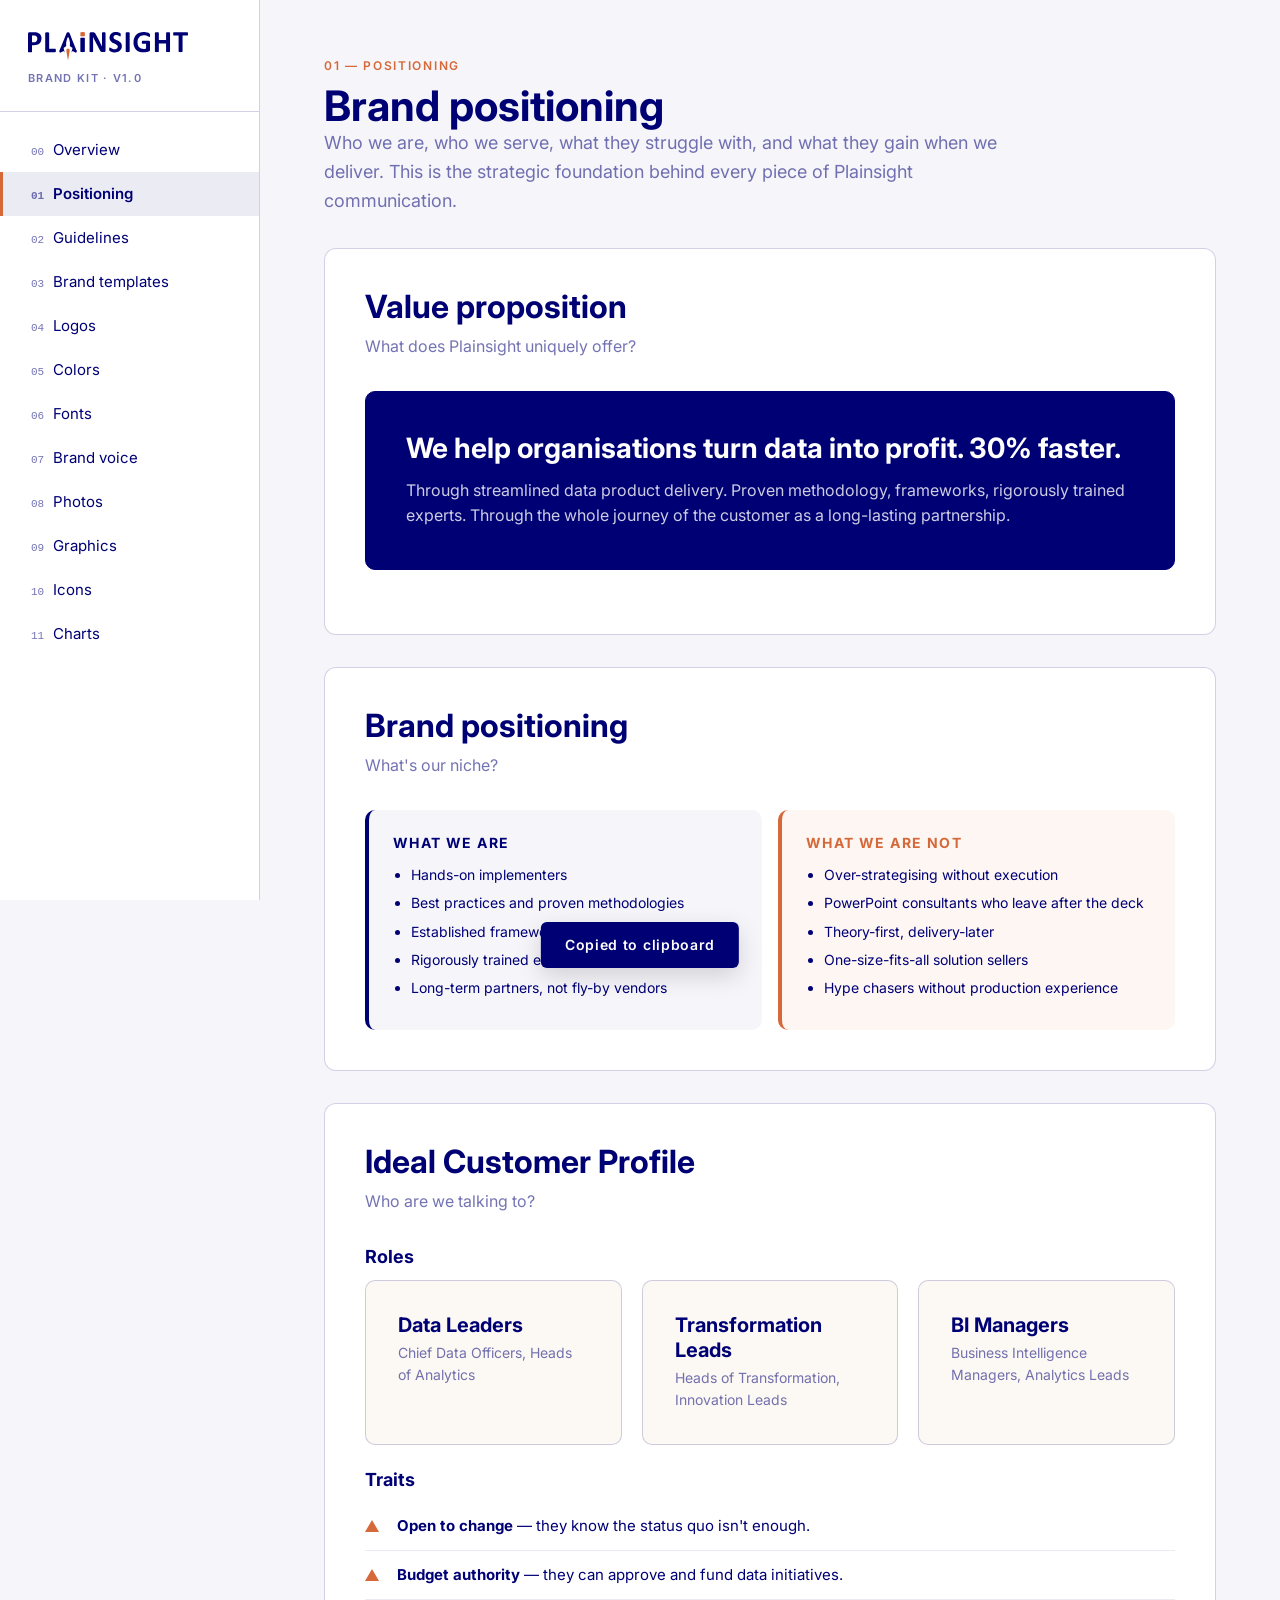
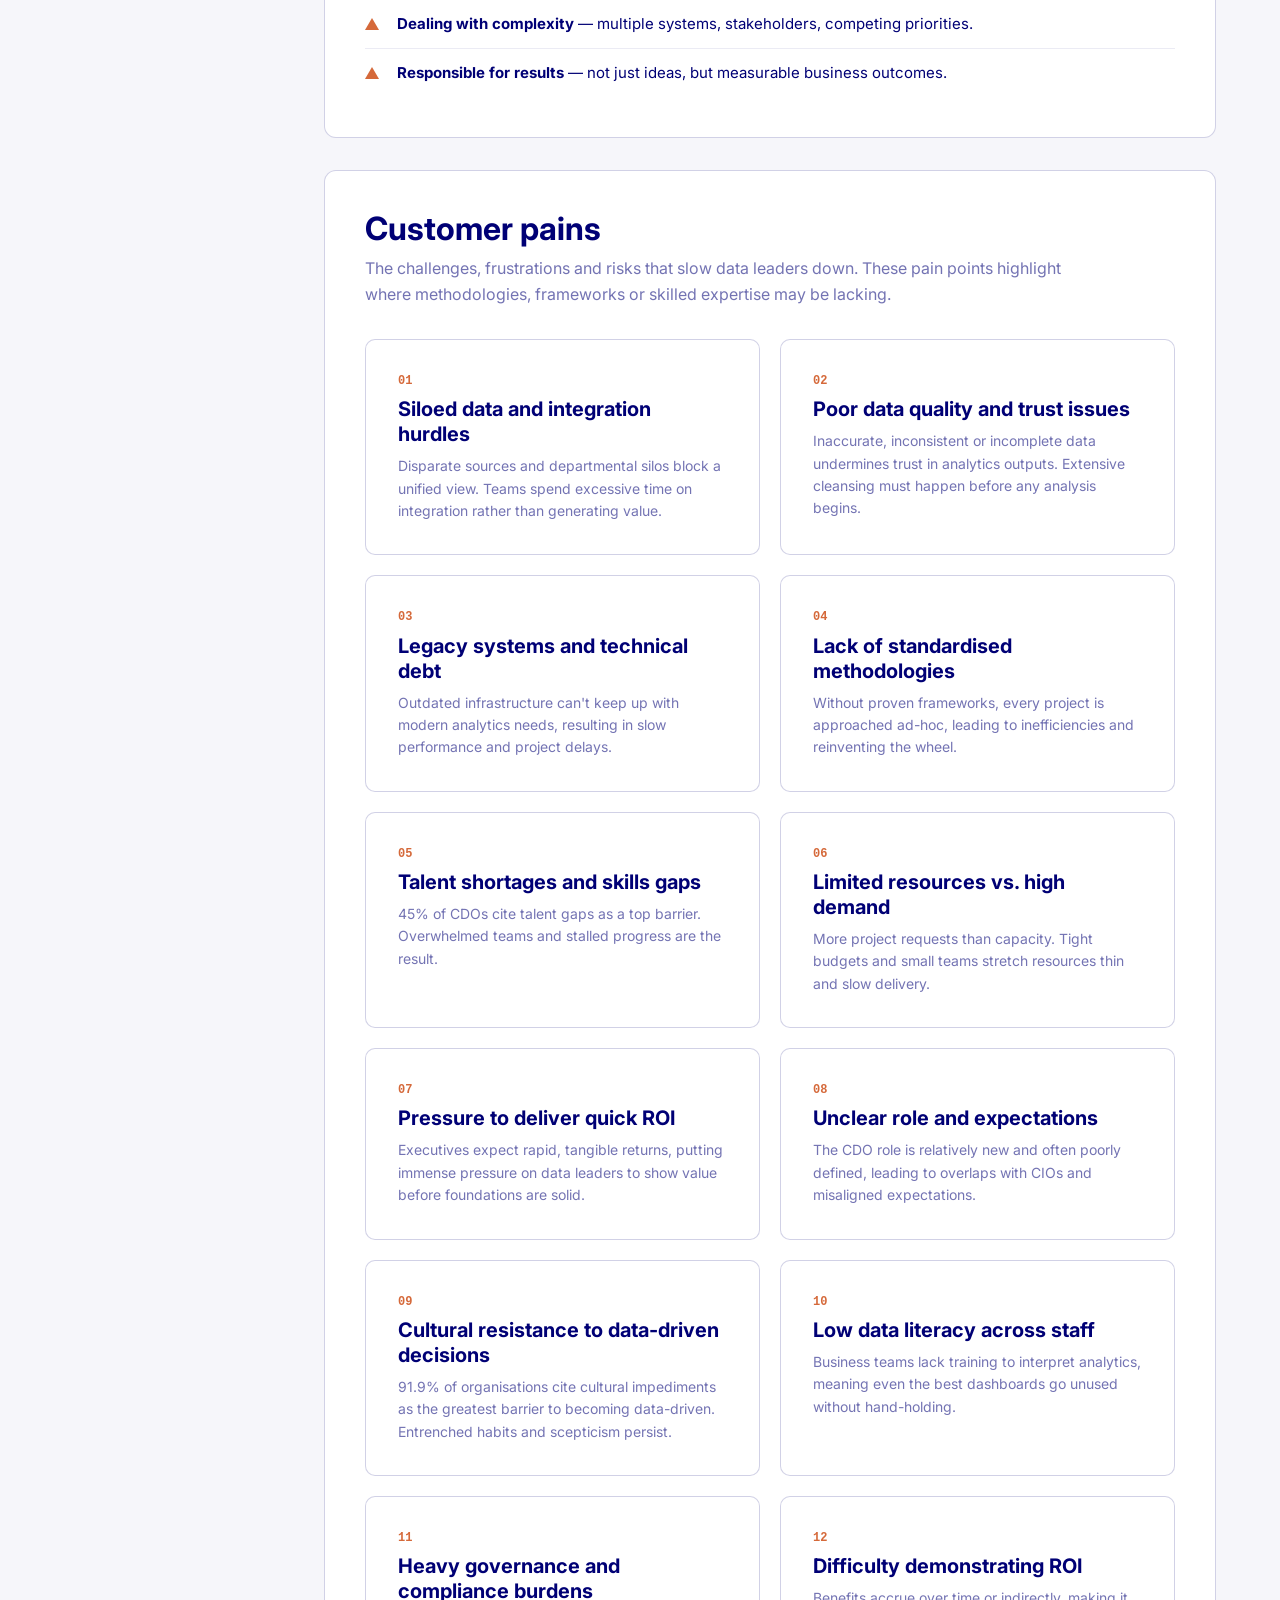
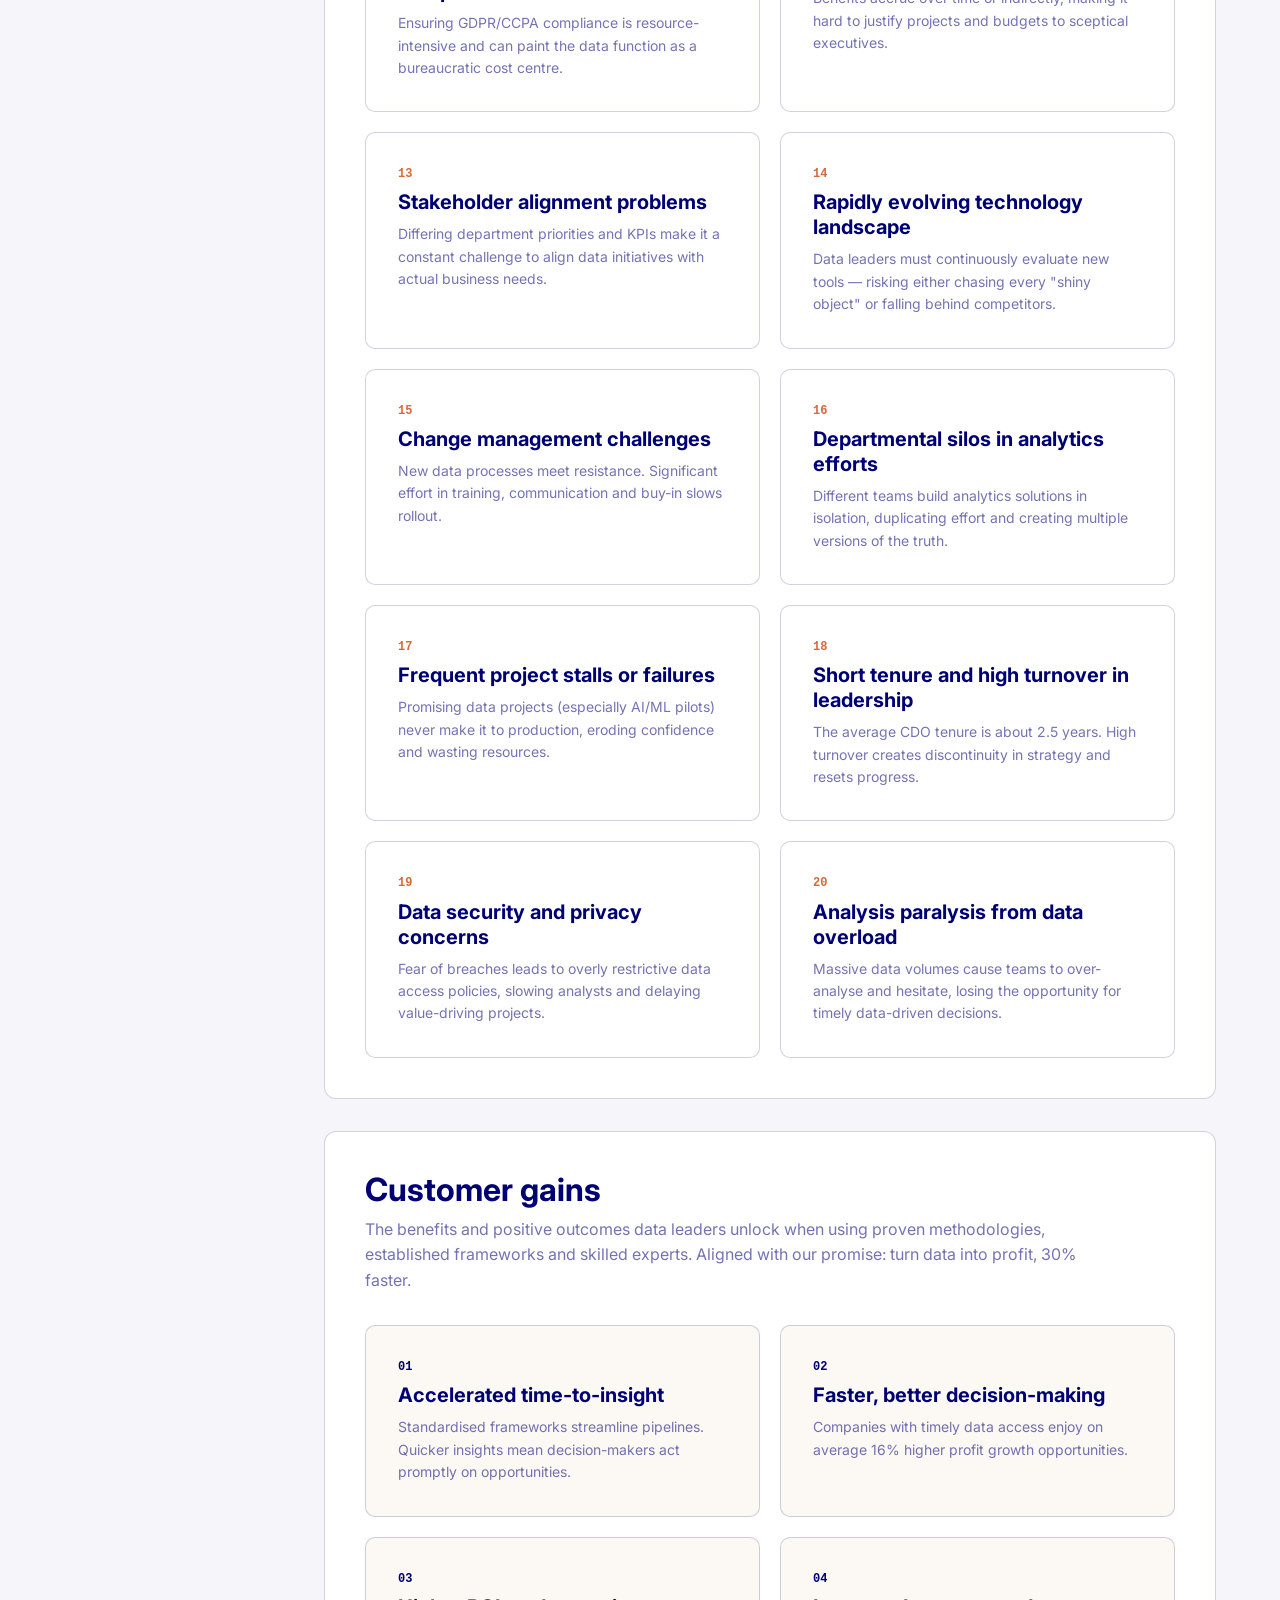
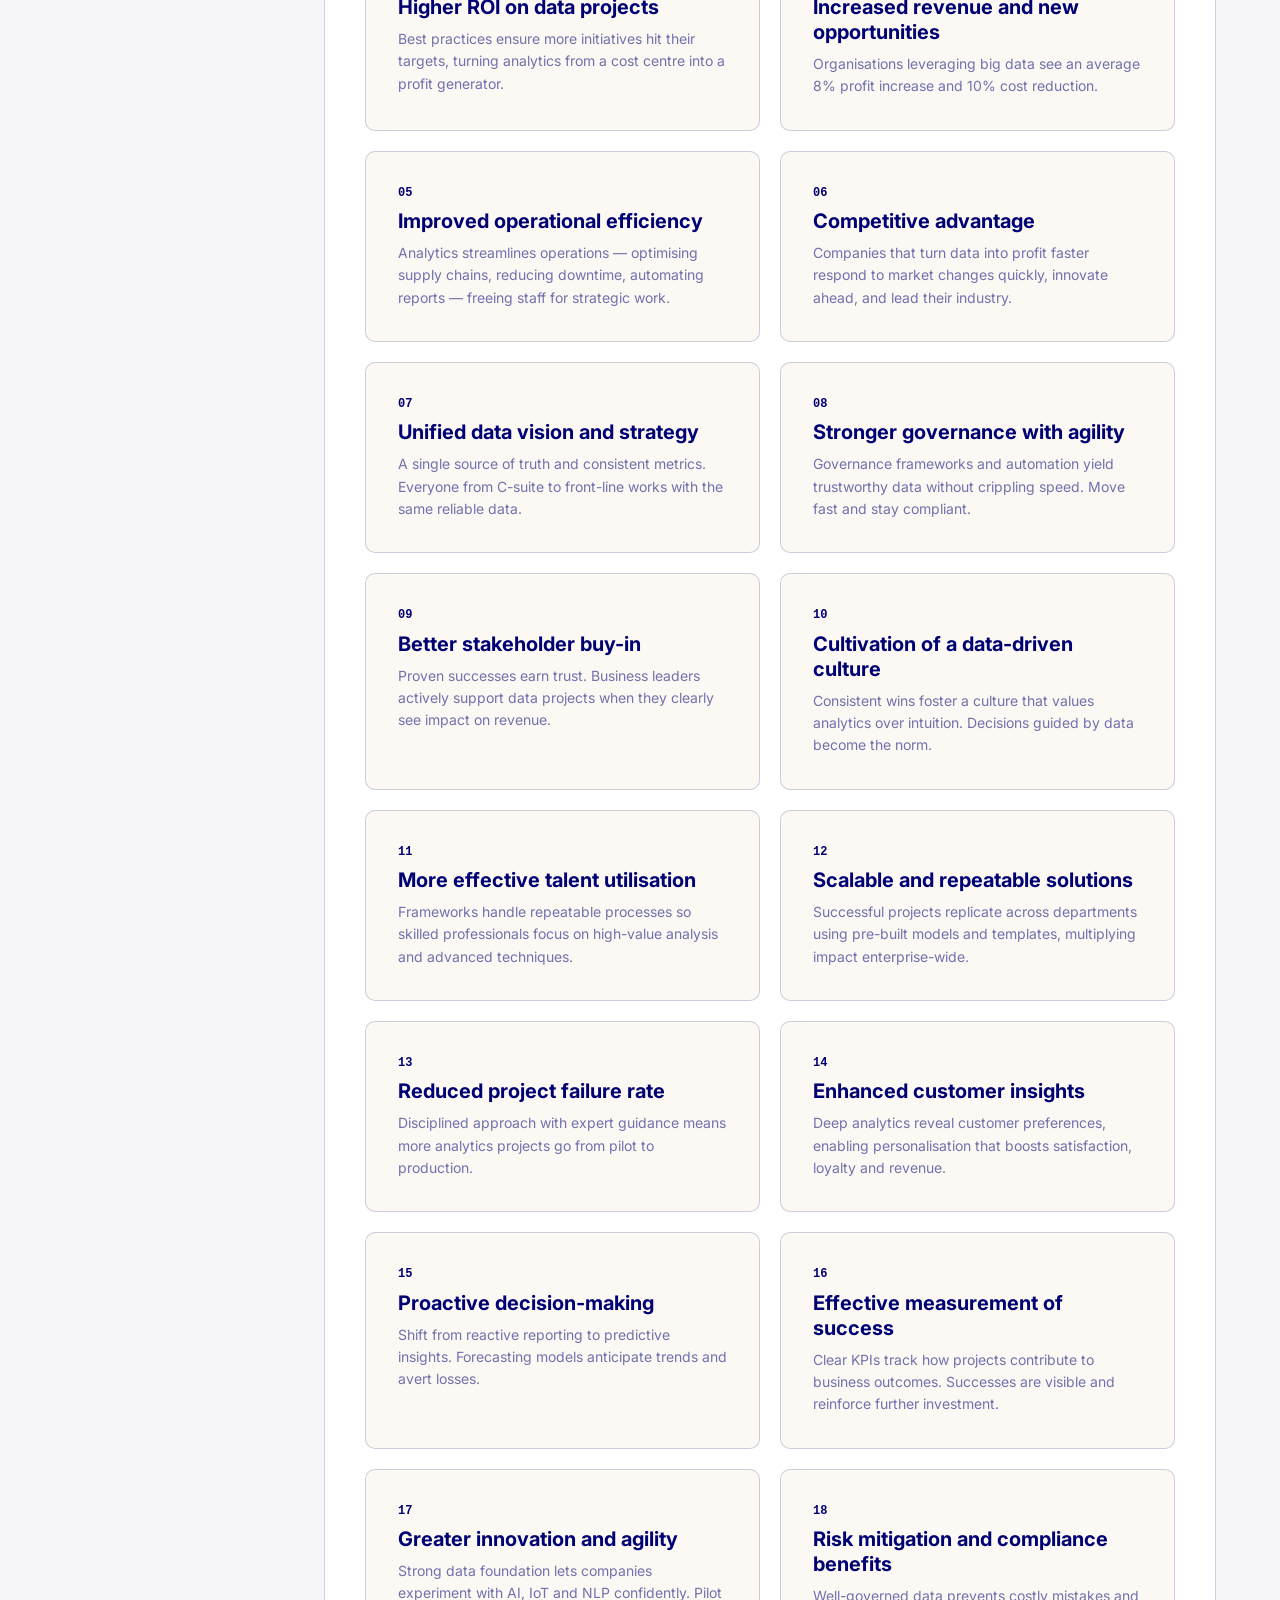
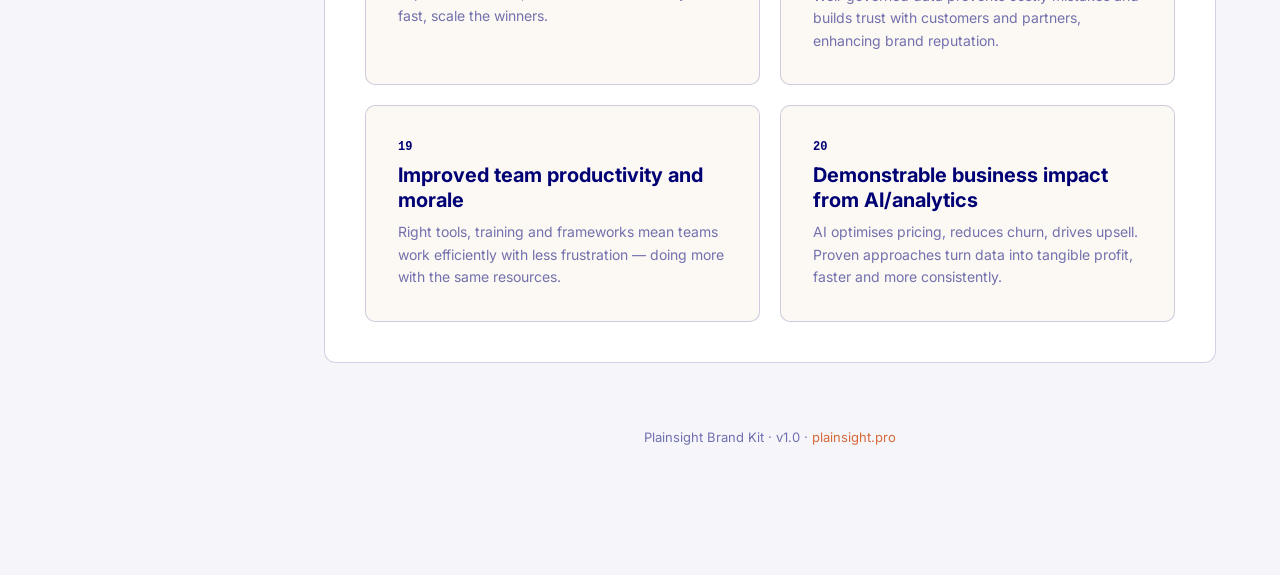
<file: positioning.html>
<!doctype html>
<html lang="en">
<head>
<meta charset="utf-8">
<meta name="viewport" content="width=device-width, initial-scale=1">
<title>Brand positioning · Plainsight Brand Kit</title>
<link rel="preconnect" href="https://fonts.googleapis.com">
<link rel="preconnect" href="https://fonts.gstatic.com" crossorigin>
<link href="https://fonts.googleapis.com/css2?family=Inter:wght@400;500;600;700&display=swap" rel="stylesheet">
<link rel="stylesheet" href="css/style.css">
<link rel="icon" href="assets/logos/plainsight-logo-blue.svg">
</head>
<body>
<div class="shell">

  <aside>
    <div class="brand">
      <a href="index.html"><img src="assets/logos/plainsight-logo-blue.svg" alt="Plainsight"></a>
      <small>Brand Kit · v1.0</small>
    </div>
    <nav>
        <a href="index.html"><span class="nav-num">00</span>Overview</a>
        <a href="positioning.html" class="active"><span class="nav-num">01</span>Positioning</a>
        <a href="guidelines.html"><span class="nav-num">02</span>Guidelines</a>
        <a href="templates.html"><span class="nav-num">03</span>Brand templates</a>
        <a href="logos.html"><span class="nav-num">04</span>Logos</a>
        <a href="colors.html"><span class="nav-num">05</span>Colors</a>
        <a href="fonts.html"><span class="nav-num">06</span>Fonts</a>
        <a href="voice.html"><span class="nav-num">07</span>Brand voice</a>
        <a href="photos.html"><span class="nav-num">08</span>Photos</a>
        <a href="graphics.html"><span class="nav-num">09</span>Graphics</a>
        <a href="icons.html"><span class="nav-num">10</span>Icons</a>
        <a href="charts.html"><span class="nav-num">11</span>Charts</a>
    </nav>
  </aside>

  <main>

    <span class="eyebrow">01 — Positioning</span>
    <h1>Brand positioning</h1>
    <p class="lead">Who we are, who we serve, what they struggle with, and what they gain when we deliver. This is the strategic foundation behind every piece of Plainsight communication.</p>

    <!-- ==================== VALUE PROPOSITION ==================== -->
    <section>
      <div class="section-head">
        <h2>Value proposition</h2>
        <p>What does Plainsight uniquely offer?</p>
      </div>

      <div class="card card-blue" style="padding: 40px; margin-bottom: 24px;">
        <h3 style="color: var(--ps-white); margin-bottom: 12px; font-size: 28px; line-height: 1.2;">We help organisations turn data into profit. 30% faster.</h3>
        <p style="color: rgba(255,255,255,0.8); font-size: 16px; margin: 0;">Through streamlined data product delivery. Proven methodology, frameworks, rigorously trained experts. Through the whole journey of the customer as a long-lasting partnership.</p>
      </div>
    </section>

    <!-- ==================== BRAND POSITIONING ==================== -->
    <section>
      <div class="section-head">
        <h2>Brand positioning</h2>
        <p>What's our niche?</p>
      </div>

      <div class="dodont">
        <div class="col do">
          <h4>What we are</h4>
          <ul>
            <li>Hands-on implementers</li>
            <li>Best practices and proven methodologies</li>
            <li>Established frameworks that scale</li>
            <li>Rigorously trained experts who deliver</li>
            <li>Long-term partners, not fly-by vendors</li>
          </ul>
        </div>
        <div class="col dont">
          <h4>What we are not</h4>
          <ul>
            <li>Over-strategising without execution</li>
            <li>PowerPoint consultants who leave after the deck</li>
            <li>Theory-first, delivery-later</li>
            <li>One-size-fits-all solution sellers</li>
            <li>Hype chasers without production experience</li>
          </ul>
        </div>
      </div>
    </section>

    <!-- ==================== ICP ==================== -->
    <section>
      <div class="section-head">
        <h2>Ideal Customer Profile</h2>
        <p>Who are we talking to?</p>
      </div>

      <h3 style="margin: 0 0 12px; font-size: 18px;">Roles</h3>
      <div class="grid grid-3" style="margin-bottom: 24px;">
        <div class="card card-cream">
          <h4 style="margin: 0 0 4px;">Data Leaders</h4>
          <p style="font-size: 14px; color: var(--ps-blue-55); margin: 0;">Chief Data Officers, Heads of Analytics</p>
        </div>
        <div class="card card-cream">
          <h4 style="margin: 0 0 4px;">Transformation Leads</h4>
          <p style="font-size: 14px; color: var(--ps-blue-55); margin: 0;">Heads of Transformation, Innovation Leads</p>
        </div>
        <div class="card card-cream">
          <h4 style="margin: 0 0 4px;">BI Managers</h4>
          <p style="font-size: 14px; color: var(--ps-blue-55); margin: 0;">Business Intelligence Managers, Analytics Leads</p>
        </div>
      </div>

      <h3 style="margin: 0 0 12px; font-size: 18px;">Traits</h3>
      <ul class="rules">
        <li><b>Open to change</b> — they know the status quo isn't enough.</li>
        <li><b>Budget authority</b> — they can approve and fund data initiatives.</li>
        <li><b>Dealing with complexity</b> — multiple systems, stakeholders, competing priorities.</li>
        <li><b>Responsible for results</b> — not just ideas, but measurable business outcomes.</li>
      </ul>
    </section>

    <!-- ==================== CUSTOMER PAINS ==================== -->
    <section>
      <div class="section-head">
        <h2>Customer pains</h2>
        <p>The challenges, frustrations and risks that slow data leaders down. These pain points highlight where methodologies, frameworks or skilled expertise may be lacking.</p>
      </div>

      <div class="grid grid-2">
        <div class="card">
          <div style="font-family: var(--font-mono); font-size: 12px; color: var(--ps-orange); font-weight: 600;">01</div>
          <h4 style="margin: 6px 0 8px;">Siloed data and integration hurdles</h4>
          <p style="font-size: 14px; color: var(--ps-blue-55); margin: 0;">Disparate sources and departmental silos block a unified view. Teams spend excessive time on integration rather than generating value.</p>
        </div>
        <div class="card">
          <div style="font-family: var(--font-mono); font-size: 12px; color: var(--ps-orange); font-weight: 600;">02</div>
          <h4 style="margin: 6px 0 8px;">Poor data quality and trust issues</h4>
          <p style="font-size: 14px; color: var(--ps-blue-55); margin: 0;">Inaccurate, inconsistent or incomplete data undermines trust in analytics outputs. Extensive cleansing must happen before any analysis begins.</p>
        </div>
        <div class="card">
          <div style="font-family: var(--font-mono); font-size: 12px; color: var(--ps-orange); font-weight: 600;">03</div>
          <h4 style="margin: 6px 0 8px;">Legacy systems and technical debt</h4>
          <p style="font-size: 14px; color: var(--ps-blue-55); margin: 0;">Outdated infrastructure can't keep up with modern analytics needs, resulting in slow performance and project delays.</p>
        </div>
        <div class="card">
          <div style="font-family: var(--font-mono); font-size: 12px; color: var(--ps-orange); font-weight: 600;">04</div>
          <h4 style="margin: 6px 0 8px;">Lack of standardised methodologies</h4>
          <p style="font-size: 14px; color: var(--ps-blue-55); margin: 0;">Without proven frameworks, every project is approached ad-hoc, leading to inefficiencies and reinventing the wheel.</p>
        </div>
        <div class="card">
          <div style="font-family: var(--font-mono); font-size: 12px; color: var(--ps-orange); font-weight: 600;">05</div>
          <h4 style="margin: 6px 0 8px;">Talent shortages and skills gaps</h4>
          <p style="font-size: 14px; color: var(--ps-blue-55); margin: 0;">45% of CDOs cite talent gaps as a top barrier. Overwhelmed teams and stalled progress are the result.</p>
        </div>
        <div class="card">
          <div style="font-family: var(--font-mono); font-size: 12px; color: var(--ps-orange); font-weight: 600;">06</div>
          <h4 style="margin: 6px 0 8px;">Limited resources vs. high demand</h4>
          <p style="font-size: 14px; color: var(--ps-blue-55); margin: 0;">More project requests than capacity. Tight budgets and small teams stretch resources thin and slow delivery.</p>
        </div>
        <div class="card">
          <div style="font-family: var(--font-mono); font-size: 12px; color: var(--ps-orange); font-weight: 600;">07</div>
          <h4 style="margin: 6px 0 8px;">Pressure to deliver quick ROI</h4>
          <p style="font-size: 14px; color: var(--ps-blue-55); margin: 0;">Executives expect rapid, tangible returns, putting immense pressure on data leaders to show value before foundations are solid.</p>
        </div>
        <div class="card">
          <div style="font-family: var(--font-mono); font-size: 12px; color: var(--ps-orange); font-weight: 600;">08</div>
          <h4 style="margin: 6px 0 8px;">Unclear role and expectations</h4>
          <p style="font-size: 14px; color: var(--ps-blue-55); margin: 0;">The CDO role is relatively new and often poorly defined, leading to overlaps with CIOs and misaligned expectations.</p>
        </div>
        <div class="card">
          <div style="font-family: var(--font-mono); font-size: 12px; color: var(--ps-orange); font-weight: 600;">09</div>
          <h4 style="margin: 6px 0 8px;">Cultural resistance to data-driven decisions</h4>
          <p style="font-size: 14px; color: var(--ps-blue-55); margin: 0;">91.9% of organisations cite cultural impediments as the greatest barrier to becoming data-driven. Entrenched habits and scepticism persist.</p>
        </div>
        <div class="card">
          <div style="font-family: var(--font-mono); font-size: 12px; color: var(--ps-orange); font-weight: 600;">10</div>
          <h4 style="margin: 6px 0 8px;">Low data literacy across staff</h4>
          <p style="font-size: 14px; color: var(--ps-blue-55); margin: 0;">Business teams lack training to interpret analytics, meaning even the best dashboards go unused without hand-holding.</p>
        </div>
        <div class="card">
          <div style="font-family: var(--font-mono); font-size: 12px; color: var(--ps-orange); font-weight: 600;">11</div>
          <h4 style="margin: 6px 0 8px;">Heavy governance and compliance burdens</h4>
          <p style="font-size: 14px; color: var(--ps-blue-55); margin: 0;">Ensuring GDPR/CCPA compliance is resource-intensive and can paint the data function as a bureaucratic cost centre.</p>
        </div>
        <div class="card">
          <div style="font-family: var(--font-mono); font-size: 12px; color: var(--ps-orange); font-weight: 600;">12</div>
          <h4 style="margin: 6px 0 8px;">Difficulty demonstrating ROI</h4>
          <p style="font-size: 14px; color: var(--ps-blue-55); margin: 0;">Benefits accrue over time or indirectly, making it hard to justify projects and budgets to sceptical executives.</p>
        </div>
        <div class="card">
          <div style="font-family: var(--font-mono); font-size: 12px; color: var(--ps-orange); font-weight: 600;">13</div>
          <h4 style="margin: 6px 0 8px;">Stakeholder alignment problems</h4>
          <p style="font-size: 14px; color: var(--ps-blue-55); margin: 0;">Differing department priorities and KPIs make it a constant challenge to align data initiatives with actual business needs.</p>
        </div>
        <div class="card">
          <div style="font-family: var(--font-mono); font-size: 12px; color: var(--ps-orange); font-weight: 600;">14</div>
          <h4 style="margin: 6px 0 8px;">Rapidly evolving technology landscape</h4>
          <p style="font-size: 14px; color: var(--ps-blue-55); margin: 0;">Data leaders must continuously evaluate new tools — risking either chasing every "shiny object" or falling behind competitors.</p>
        </div>
        <div class="card">
          <div style="font-family: var(--font-mono); font-size: 12px; color: var(--ps-orange); font-weight: 600;">15</div>
          <h4 style="margin: 6px 0 8px;">Change management challenges</h4>
          <p style="font-size: 14px; color: var(--ps-blue-55); margin: 0;">New data processes meet resistance. Significant effort in training, communication and buy-in slows rollout.</p>
        </div>
        <div class="card">
          <div style="font-family: var(--font-mono); font-size: 12px; color: var(--ps-orange); font-weight: 600;">16</div>
          <h4 style="margin: 6px 0 8px;">Departmental silos in analytics efforts</h4>
          <p style="font-size: 14px; color: var(--ps-blue-55); margin: 0;">Different teams build analytics solutions in isolation, duplicating effort and creating multiple versions of the truth.</p>
        </div>
        <div class="card">
          <div style="font-family: var(--font-mono); font-size: 12px; color: var(--ps-orange); font-weight: 600;">17</div>
          <h4 style="margin: 6px 0 8px;">Frequent project stalls or failures</h4>
          <p style="font-size: 14px; color: var(--ps-blue-55); margin: 0;">Promising data projects (especially AI/ML pilots) never make it to production, eroding confidence and wasting resources.</p>
        </div>
        <div class="card">
          <div style="font-family: var(--font-mono); font-size: 12px; color: var(--ps-orange); font-weight: 600;">18</div>
          <h4 style="margin: 6px 0 8px;">Short tenure and high turnover in leadership</h4>
          <p style="font-size: 14px; color: var(--ps-blue-55); margin: 0;">The average CDO tenure is about 2.5 years. High turnover creates discontinuity in strategy and resets progress.</p>
        </div>
        <div class="card">
          <div style="font-family: var(--font-mono); font-size: 12px; color: var(--ps-orange); font-weight: 600;">19</div>
          <h4 style="margin: 6px 0 8px;">Data security and privacy concerns</h4>
          <p style="font-size: 14px; color: var(--ps-blue-55); margin: 0;">Fear of breaches leads to overly restrictive data access policies, slowing analysts and delaying value-driving projects.</p>
        </div>
        <div class="card">
          <div style="font-family: var(--font-mono); font-size: 12px; color: var(--ps-orange); font-weight: 600;">20</div>
          <h4 style="margin: 6px 0 8px;">Analysis paralysis from data overload</h4>
          <p style="font-size: 14px; color: var(--ps-blue-55); margin: 0;">Massive data volumes cause teams to over-analyse and hesitate, losing the opportunity for timely data-driven decisions.</p>
        </div>
      </div>
    </section>

    <!-- ==================== CUSTOMER GAINS ==================== -->
    <section>
      <div class="section-head">
        <h2>Customer gains</h2>
        <p>The benefits and positive outcomes data leaders unlock when using proven methodologies, established frameworks and skilled experts. Aligned with our promise: turn data into profit, 30% faster.</p>
      </div>

      <div class="grid grid-2">
        <div class="card card-cream">
          <div style="font-family: var(--font-mono); font-size: 12px; color: var(--ps-blue); font-weight: 600;">01</div>
          <h4 style="margin: 6px 0 8px;">Accelerated time-to-insight</h4>
          <p style="font-size: 14px; color: var(--ps-blue-55); margin: 0;">Standardised frameworks streamline pipelines. Quicker insights mean decision-makers act promptly on opportunities.</p>
        </div>
        <div class="card card-cream">
          <div style="font-family: var(--font-mono); font-size: 12px; color: var(--ps-blue); font-weight: 600;">02</div>
          <h4 style="margin: 6px 0 8px;">Faster, better decision-making</h4>
          <p style="font-size: 14px; color: var(--ps-blue-55); margin: 0;">Companies with timely data access enjoy on average 16% higher profit growth opportunities.</p>
        </div>
        <div class="card card-cream">
          <div style="font-family: var(--font-mono); font-size: 12px; color: var(--ps-blue); font-weight: 600;">03</div>
          <h4 style="margin: 6px 0 8px;">Higher ROI on data projects</h4>
          <p style="font-size: 14px; color: var(--ps-blue-55); margin: 0;">Best practices ensure more initiatives hit their targets, turning analytics from a cost centre into a profit generator.</p>
        </div>
        <div class="card card-cream">
          <div style="font-family: var(--font-mono); font-size: 12px; color: var(--ps-blue); font-weight: 600;">04</div>
          <h4 style="margin: 6px 0 8px;">Increased revenue and new opportunities</h4>
          <p style="font-size: 14px; color: var(--ps-blue-55); margin: 0;">Organisations leveraging big data see an average 8% profit increase and 10% cost reduction.</p>
        </div>
        <div class="card card-cream">
          <div style="font-family: var(--font-mono); font-size: 12px; color: var(--ps-blue); font-weight: 600;">05</div>
          <h4 style="margin: 6px 0 8px;">Improved operational efficiency</h4>
          <p style="font-size: 14px; color: var(--ps-blue-55); margin: 0;">Analytics streamlines operations — optimising supply chains, reducing downtime, automating reports — freeing staff for strategic work.</p>
        </div>
        <div class="card card-cream">
          <div style="font-family: var(--font-mono); font-size: 12px; color: var(--ps-blue); font-weight: 600;">06</div>
          <h4 style="margin: 6px 0 8px;">Competitive advantage</h4>
          <p style="font-size: 14px; color: var(--ps-blue-55); margin: 0;">Companies that turn data into profit faster respond to market changes quickly, innovate ahead, and lead their industry.</p>
        </div>
        <div class="card card-cream">
          <div style="font-family: var(--font-mono); font-size: 12px; color: var(--ps-blue); font-weight: 600;">07</div>
          <h4 style="margin: 6px 0 8px;">Unified data vision and strategy</h4>
          <p style="font-size: 14px; color: var(--ps-blue-55); margin: 0;">A single source of truth and consistent metrics. Everyone from C-suite to front-line works with the same reliable data.</p>
        </div>
        <div class="card card-cream">
          <div style="font-family: var(--font-mono); font-size: 12px; color: var(--ps-blue); font-weight: 600;">08</div>
          <h4 style="margin: 6px 0 8px;">Stronger governance with agility</h4>
          <p style="font-size: 14px; color: var(--ps-blue-55); margin: 0;">Governance frameworks and automation yield trustworthy data without crippling speed. Move fast and stay compliant.</p>
        </div>
        <div class="card card-cream">
          <div style="font-family: var(--font-mono); font-size: 12px; color: var(--ps-blue); font-weight: 600;">09</div>
          <h4 style="margin: 6px 0 8px;">Better stakeholder buy-in</h4>
          <p style="font-size: 14px; color: var(--ps-blue-55); margin: 0;">Proven successes earn trust. Business leaders actively support data projects when they clearly see impact on revenue.</p>
        </div>
        <div class="card card-cream">
          <div style="font-family: var(--font-mono); font-size: 12px; color: var(--ps-blue); font-weight: 600;">10</div>
          <h4 style="margin: 6px 0 8px;">Cultivation of a data-driven culture</h4>
          <p style="font-size: 14px; color: var(--ps-blue-55); margin: 0;">Consistent wins foster a culture that values analytics over intuition. Decisions guided by data become the norm.</p>
        </div>
        <div class="card card-cream">
          <div style="font-family: var(--font-mono); font-size: 12px; color: var(--ps-blue); font-weight: 600;">11</div>
          <h4 style="margin: 6px 0 8px;">More effective talent utilisation</h4>
          <p style="font-size: 14px; color: var(--ps-blue-55); margin: 0;">Frameworks handle repeatable processes so skilled professionals focus on high-value analysis and advanced techniques.</p>
        </div>
        <div class="card card-cream">
          <div style="font-family: var(--font-mono); font-size: 12px; color: var(--ps-blue); font-weight: 600;">12</div>
          <h4 style="margin: 6px 0 8px;">Scalable and repeatable solutions</h4>
          <p style="font-size: 14px; color: var(--ps-blue-55); margin: 0;">Successful projects replicate across departments using pre-built models and templates, multiplying impact enterprise-wide.</p>
        </div>
        <div class="card card-cream">
          <div style="font-family: var(--font-mono); font-size: 12px; color: var(--ps-blue); font-weight: 600;">13</div>
          <h4 style="margin: 6px 0 8px;">Reduced project failure rate</h4>
          <p style="font-size: 14px; color: var(--ps-blue-55); margin: 0;">Disciplined approach with expert guidance means more analytics projects go from pilot to production.</p>
        </div>
        <div class="card card-cream">
          <div style="font-family: var(--font-mono); font-size: 12px; color: var(--ps-blue); font-weight: 600;">14</div>
          <h4 style="margin: 6px 0 8px;">Enhanced customer insights</h4>
          <p style="font-size: 14px; color: var(--ps-blue-55); margin: 0;">Deep analytics reveal customer preferences, enabling personalisation that boosts satisfaction, loyalty and revenue.</p>
        </div>
        <div class="card card-cream">
          <div style="font-family: var(--font-mono); font-size: 12px; color: var(--ps-blue); font-weight: 600;">15</div>
          <h4 style="margin: 6px 0 8px;">Proactive decision-making</h4>
          <p style="font-size: 14px; color: var(--ps-blue-55); margin: 0;">Shift from reactive reporting to predictive insights. Forecasting models anticipate trends and avert losses.</p>
        </div>
        <div class="card card-cream">
          <div style="font-family: var(--font-mono); font-size: 12px; color: var(--ps-blue); font-weight: 600;">16</div>
          <h4 style="margin: 6px 0 8px;">Effective measurement of success</h4>
          <p style="font-size: 14px; color: var(--ps-blue-55); margin: 0;">Clear KPIs track how projects contribute to business outcomes. Successes are visible and reinforce further investment.</p>
        </div>
        <div class="card card-cream">
          <div style="font-family: var(--font-mono); font-size: 12px; color: var(--ps-blue); font-weight: 600;">17</div>
          <h4 style="margin: 6px 0 8px;">Greater innovation and agility</h4>
          <p style="font-size: 14px; color: var(--ps-blue-55); margin: 0;">Strong data foundation lets companies experiment with AI, IoT and NLP confidently. Pilot fast, scale the winners.</p>
        </div>
        <div class="card card-cream">
          <div style="font-family: var(--font-mono); font-size: 12px; color: var(--ps-blue); font-weight: 600;">18</div>
          <h4 style="margin: 6px 0 8px;">Risk mitigation and compliance benefits</h4>
          <p style="font-size: 14px; color: var(--ps-blue-55); margin: 0;">Well-governed data prevents costly mistakes and builds trust with customers and partners, enhancing brand reputation.</p>
        </div>
        <div class="card card-cream">
          <div style="font-family: var(--font-mono); font-size: 12px; color: var(--ps-blue); font-weight: 600;">19</div>
          <h4 style="margin: 6px 0 8px;">Improved team productivity and morale</h4>
          <p style="font-size: 14px; color: var(--ps-blue-55); margin: 0;">Right tools, training and frameworks mean teams work efficiently with less frustration — doing more with the same resources.</p>
        </div>
        <div class="card card-cream">
          <div style="font-family: var(--font-mono); font-size: 12px; color: var(--ps-blue); font-weight: 600;">20</div>
          <h4 style="margin: 6px 0 8px;">Demonstrable business impact from AI/analytics</h4>
          <p style="font-size: 14px; color: var(--ps-blue-55); margin: 0;">AI optimises pricing, reduces churn, drives upsell. Proven approaches turn data into tangible profit, faster and more consistently.</p>
        </div>
      </div>
    </section>

    <footer>
      Plainsight Brand Kit · v1.0 ·
      <a href="https://www.plainsight.pro" target="_blank" rel="noopener">plainsight.pro</a>
    </footer>
  </main>
</div>

<div class="toast" id="toast">Copied to clipboard</div>

<script>
  document.querySelectorAll('.swatch .hex').forEach(el => {
    el.addEventListener('click', async () => {
      const text = el.textContent.trim();
      try {
        await navigator.clipboard.writeText(text);
      } catch (e) {
        const ta = document.createElement('textarea');
        ta.value = text;
        document.body.appendChild(ta);
        ta.select();
        document.execCommand('copy');
        ta.remove();
      }
      const toast = document.getElementById('toast');
      toast.textContent = 'Copied ' + text;
      toast.classList.add('show');
      setTimeout(() => toast.classList.remove('show'), 1400);
    });
  });
</script>

</body>
</html>
</file>
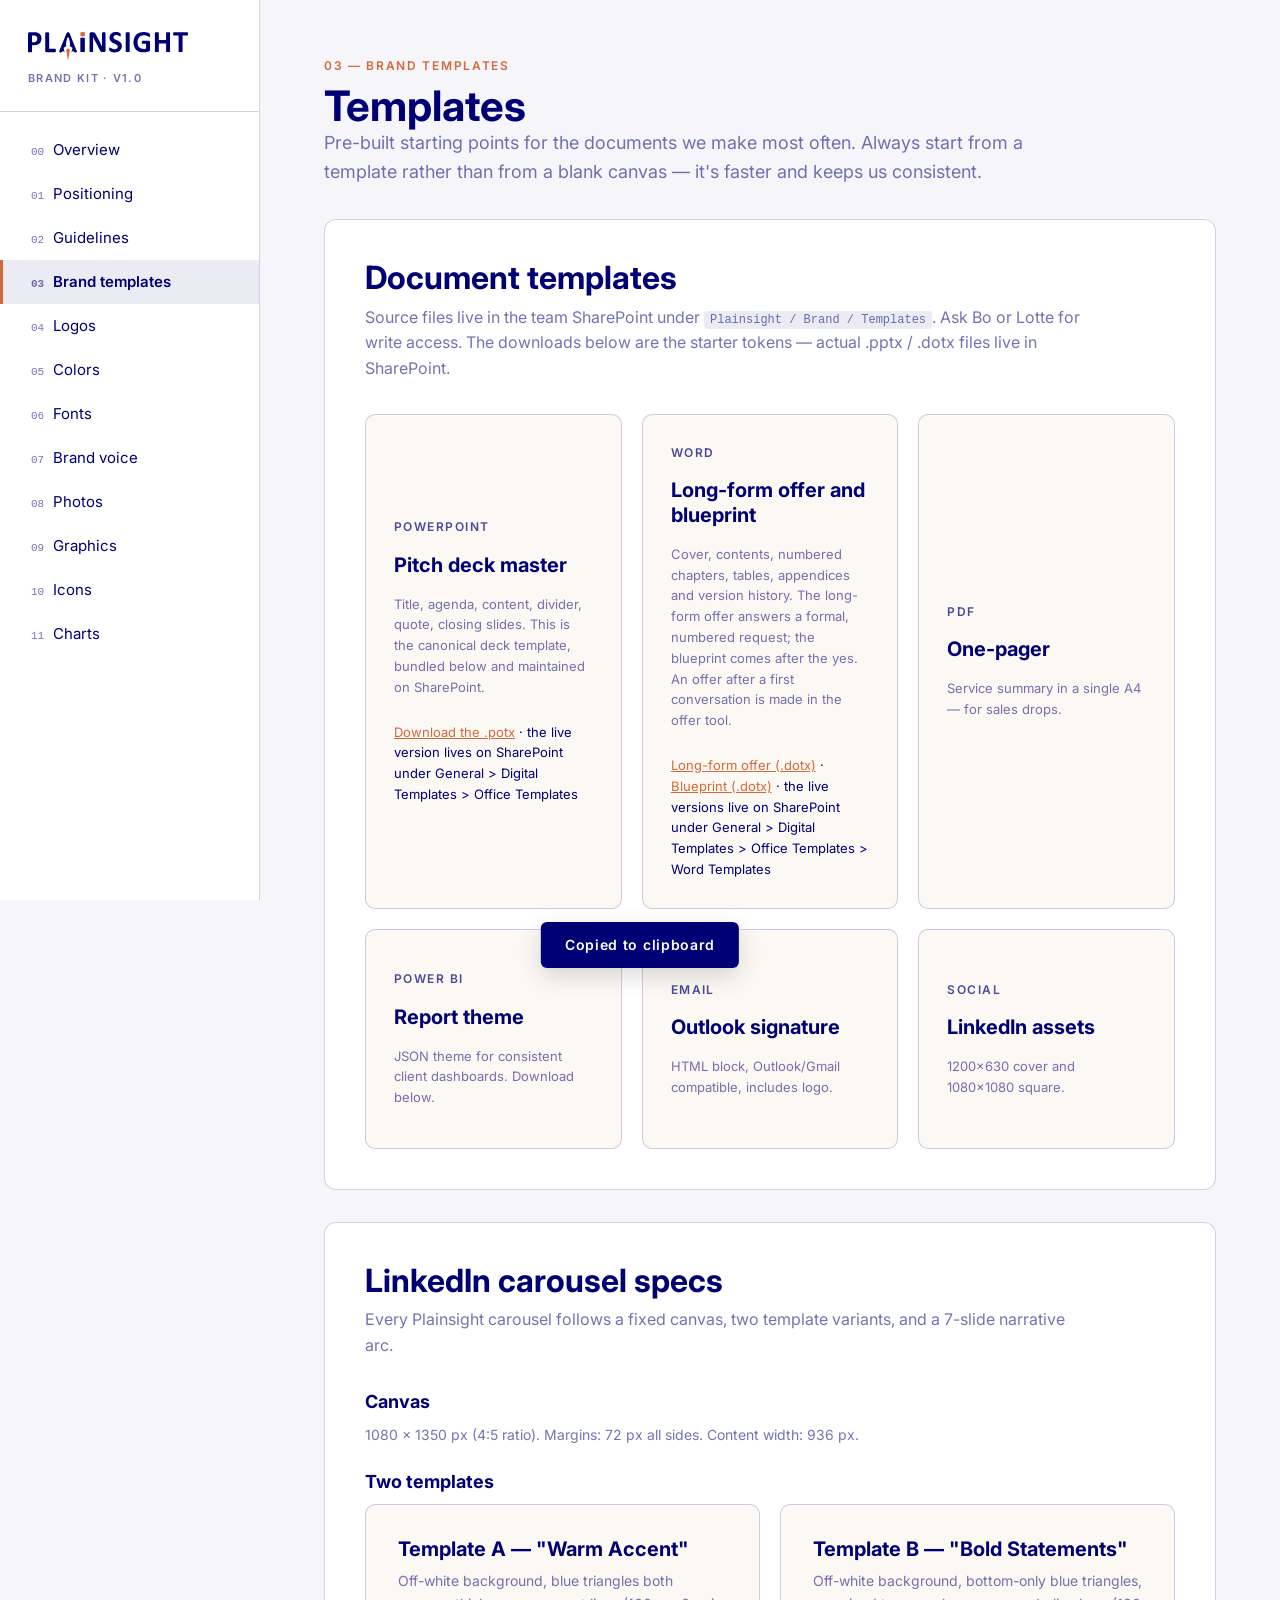
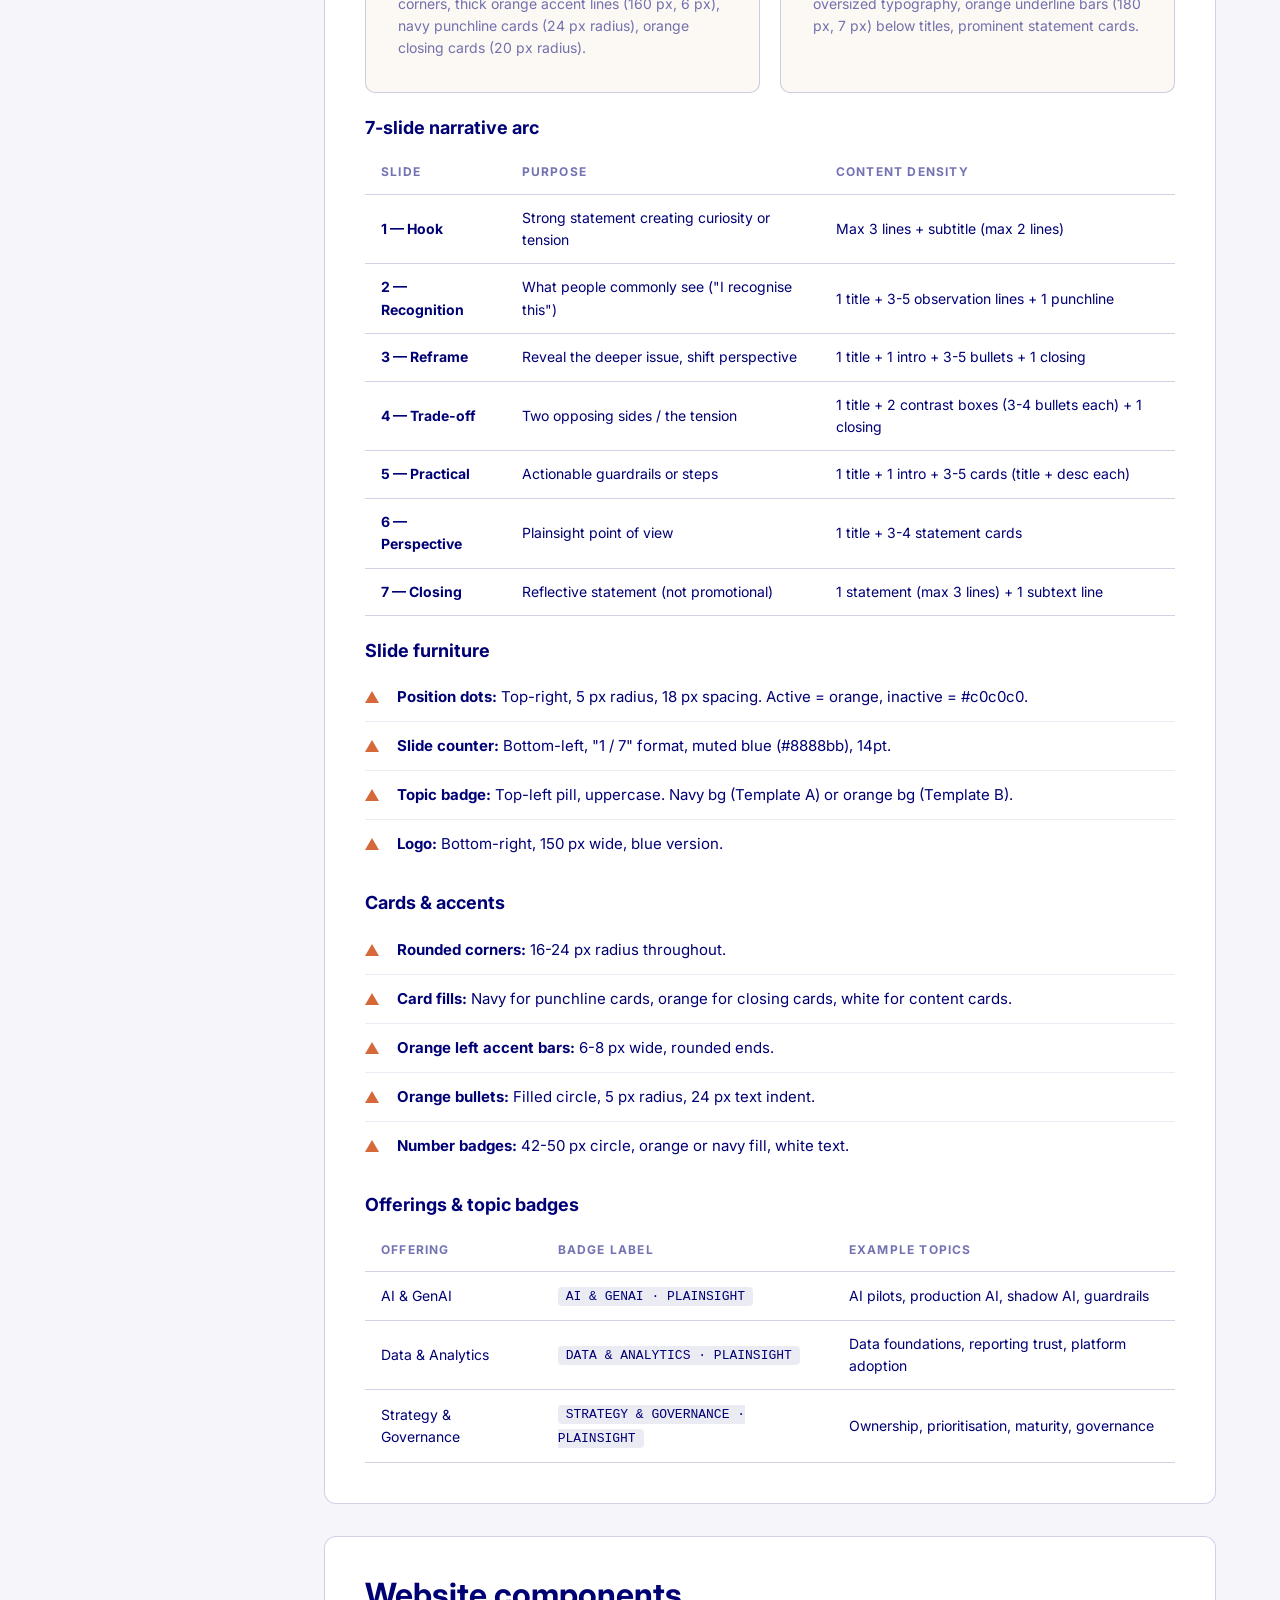
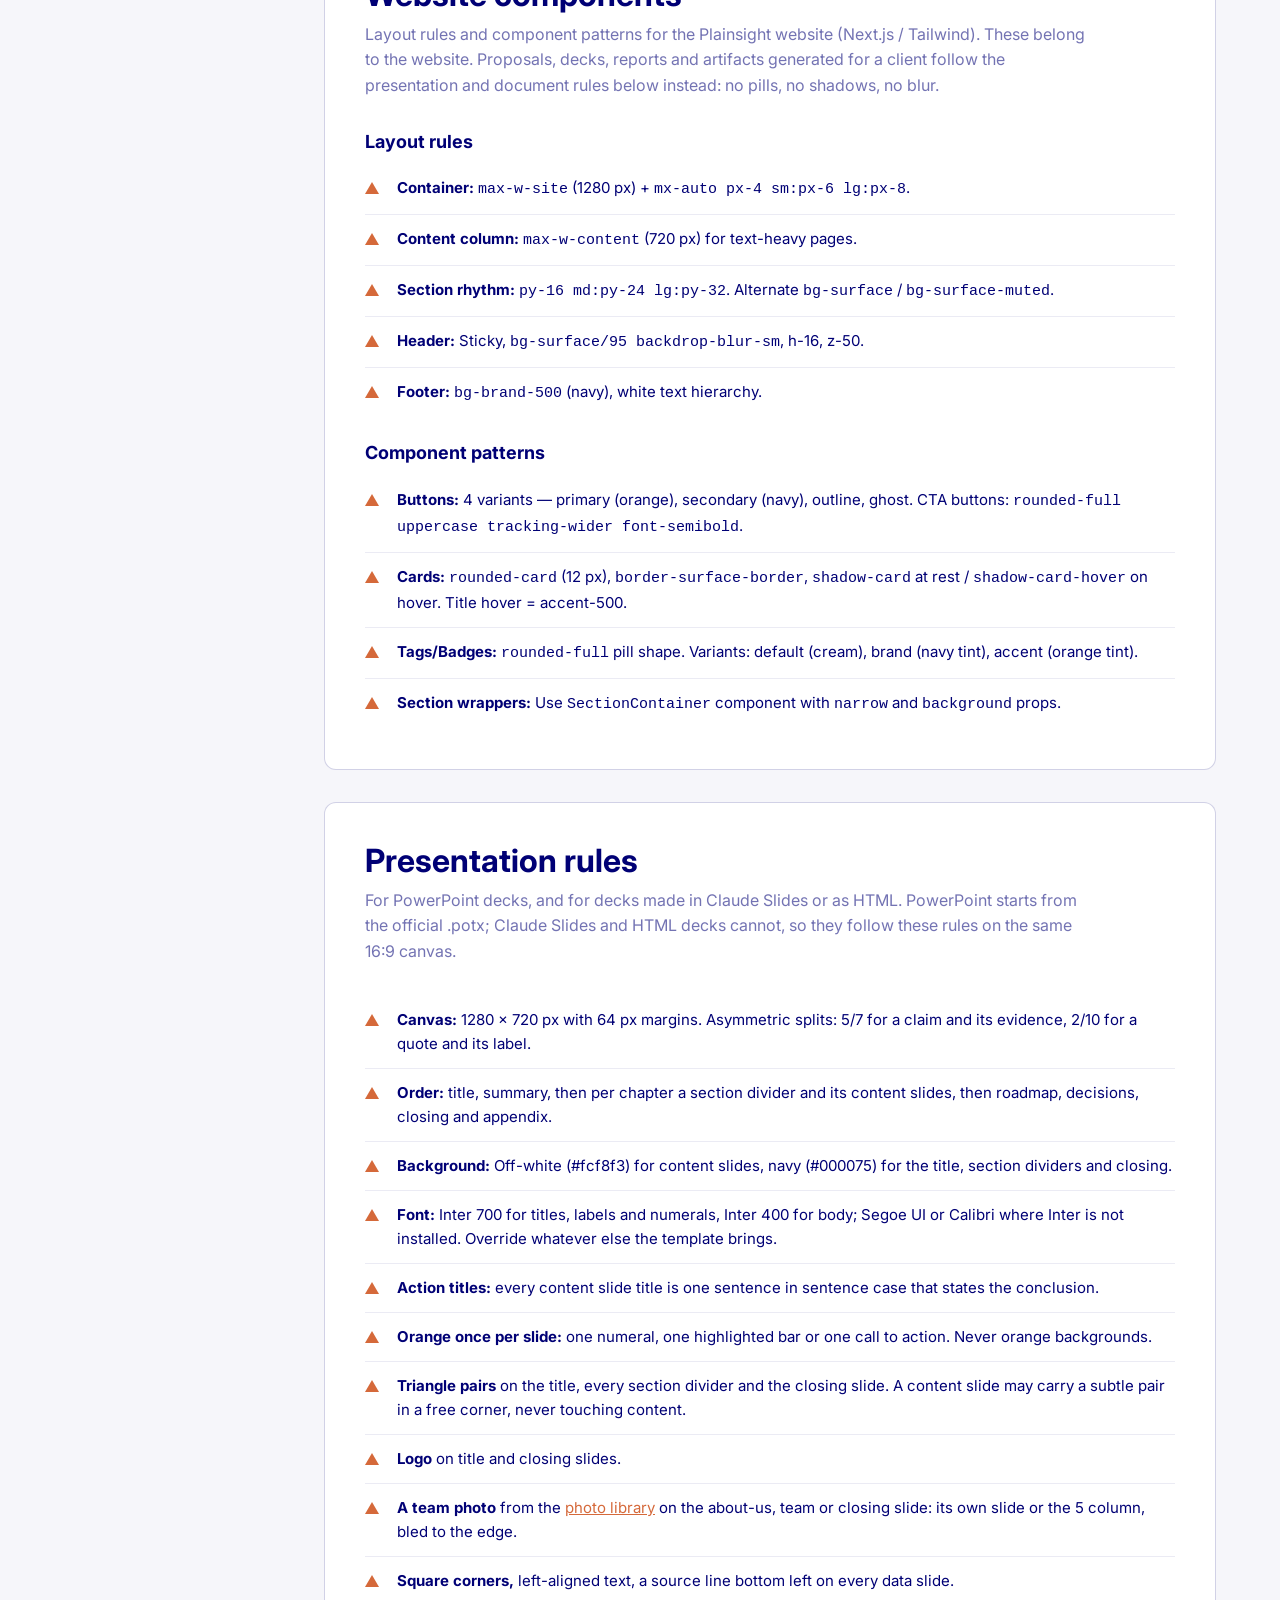
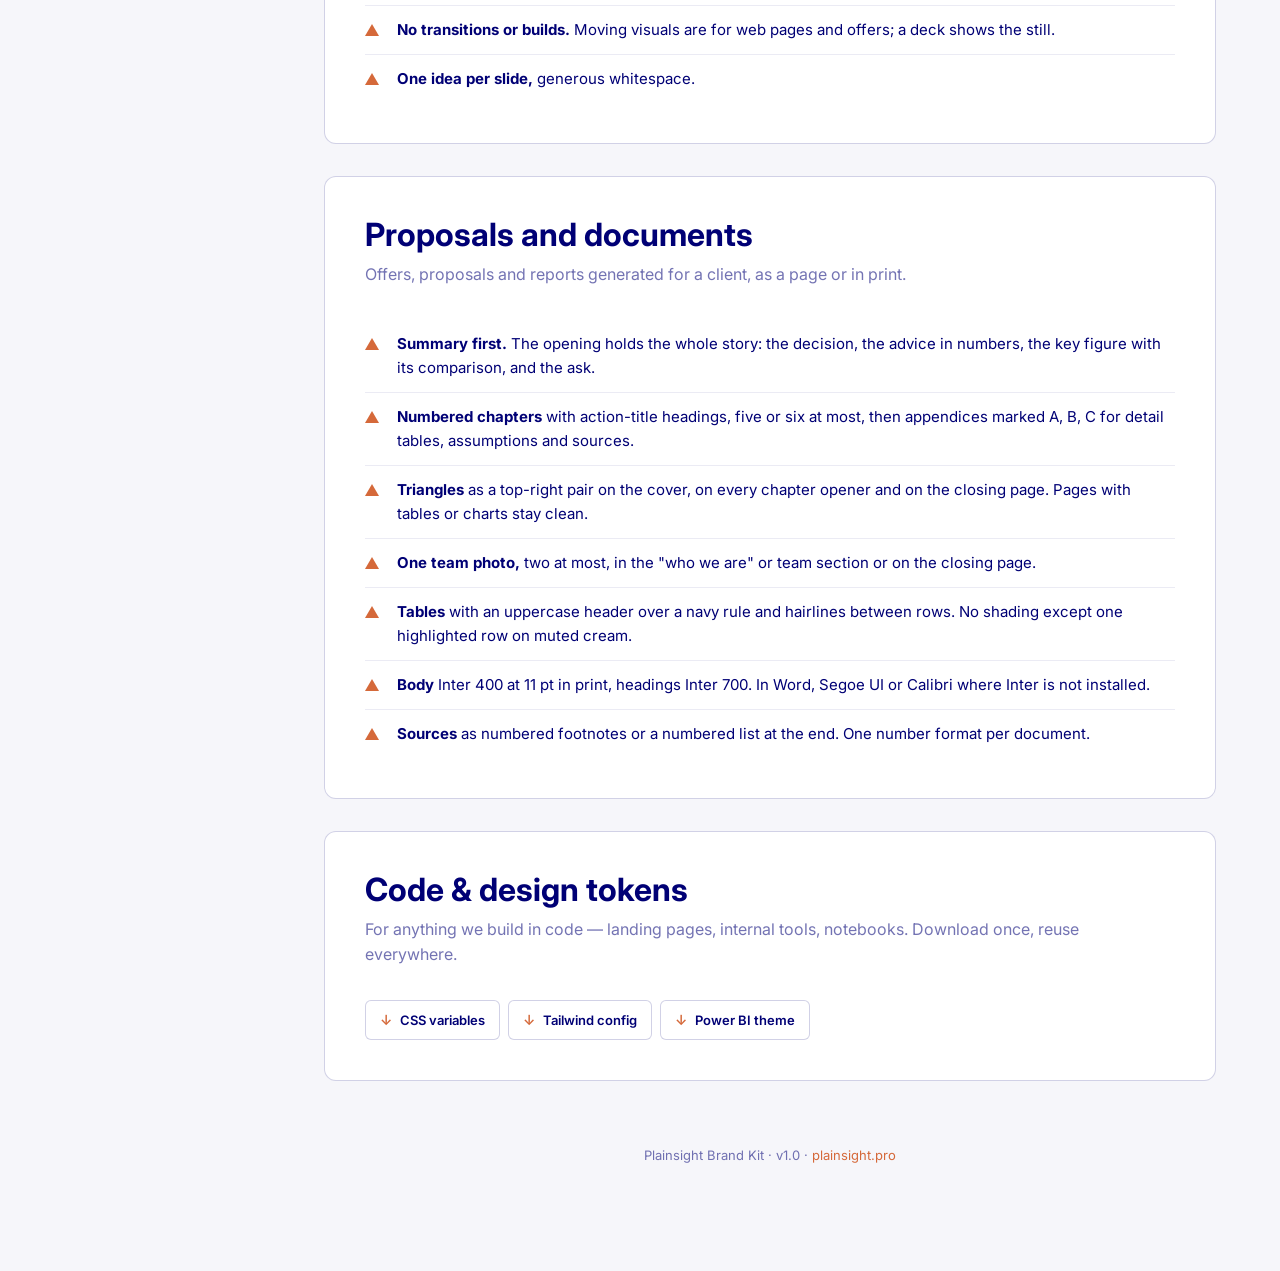
<file: templates.html>
<!doctype html>
<html lang="en">
<head>
<meta charset="utf-8">
<meta name="viewport" content="width=device-width, initial-scale=1">
<title>Brand templates · Plainsight Brand Kit</title>
<link rel="preconnect" href="https://fonts.googleapis.com">
<link rel="preconnect" href="https://fonts.gstatic.com" crossorigin>
<link href="https://fonts.googleapis.com/css2?family=Inter:wght@400;500;600;700&display=swap" rel="stylesheet">
<link rel="stylesheet" href="css/style.css">
<link rel="icon" href="assets/logos/plainsight-logo-blue.svg">
</head>
<body>
<div class="shell">

  <aside>
    <div class="brand">
      <a href="index.html"><img src="assets/logos/plainsight-logo-blue.svg" alt="Plainsight"></a>
      <small>Brand Kit · v1.0</small>
    </div>
    <nav>
        <a href="index.html"><span class="nav-num">00</span>Overview</a>
        <a href="positioning.html"><span class="nav-num">01</span>Positioning</a>
        <a href="guidelines.html"><span class="nav-num">02</span>Guidelines</a>
        <a href="templates.html" class="active"><span class="nav-num">03</span>Brand templates</a>
        <a href="logos.html"><span class="nav-num">04</span>Logos</a>
        <a href="colors.html"><span class="nav-num">05</span>Colors</a>
        <a href="fonts.html"><span class="nav-num">06</span>Fonts</a>
        <a href="voice.html"><span class="nav-num">07</span>Brand voice</a>
        <a href="photos.html"><span class="nav-num">08</span>Photos</a>
        <a href="graphics.html"><span class="nav-num">09</span>Graphics</a>
        <a href="icons.html"><span class="nav-num">10</span>Icons</a>
        <a href="charts.html"><span class="nav-num">11</span>Charts</a>
    </nav>
  </aside>

  <main>

    <span class="eyebrow">03 — Brand templates</span>
    <h1>Templates</h1>
    <p class="lead">Pre-built starting points for the documents we make most often. Always start from a template rather than from a blank canvas — it's faster and keeps us consistent.</p>

    <section>
      <div class="section-head">
        <h2>Document templates</h2>
        <p>Source files live in the team SharePoint under <code style="background: var(--ps-blue-08); padding: 2px 6px; border-radius: 4px; font-family: var(--font-mono); font-size:12px;">Plainsight / Brand / Templates</code>. Ask Bo or Lotte for write access. The downloads below are the starter tokens — actual .pptx / .dotx files live in SharePoint.</p>
      </div>

      <div class="grid grid-3">
        <div class="logo-card on-cream" style="align-items: flex-start; text-align: left; padding: 28px;">
          <div class="label">PowerPoint</div>
          <h4>Pitch deck master</h4>
          <p style="font-size:13px; color: var(--ps-blue-55); margin:0;">Title, agenda, content, divider, quote, closing slides. This is the canonical deck template, bundled below and maintained on SharePoint.</p>
          <p style="font-size:13px; margin:8px 0 0;"><a href="assets/templates/plainsight-deck-master-2026.potx" download>Download the .potx</a> &middot; the live version lives on SharePoint under General &gt; Digital Templates &gt; Office Templates</p>
        </div>
        <div class="logo-card on-cream" style="align-items: flex-start; text-align: left; padding: 28px;">
          <div class="label">Word</div>
          <h4>Long-form offer and blueprint</h4>
          <p style="font-size:13px; color: var(--ps-blue-55); margin:0;">Cover, contents, numbered chapters, tables, appendices and version history. The long-form offer answers a formal, numbered request; the blueprint comes after the yes. An offer after a first conversation is made in the offer tool.</p>
          <p style="font-size:13px; margin:8px 0 0;"><a href="assets/templates/plainsight-offer-longform.dotx" download>Long-form offer (.dotx)</a> &middot; <a href="assets/templates/plainsight-blueprint.dotx" download>Blueprint (.dotx)</a> &middot; the live versions live on SharePoint under General &gt; Digital Templates &gt; Office Templates &gt; Word Templates</p>
        </div>
        <div class="logo-card on-cream" style="align-items: flex-start; text-align: left; padding: 28px;">
          <div class="label">PDF</div>
          <h4>One-pager</h4>
          <p style="font-size:13px; color: var(--ps-blue-55); margin:0;">Service summary in a single A4 — for sales drops.</p>
        </div>
        <div class="logo-card on-cream" style="align-items: flex-start; text-align: left; padding: 28px;">
          <div class="label">Power BI</div>
          <h4>Report theme</h4>
          <p style="font-size:13px; color: var(--ps-blue-55); margin:0;">JSON theme for consistent client dashboards. Download below.</p>
        </div>
        <div class="logo-card on-cream" style="align-items: flex-start; text-align: left; padding: 28px;">
          <div class="label">Email</div>
          <h4>Outlook signature</h4>
          <p style="font-size:13px; color: var(--ps-blue-55); margin:0;">HTML block, Outlook/Gmail compatible, includes logo.</p>
        </div>
        <div class="logo-card on-cream" style="align-items: flex-start; text-align: left; padding: 28px;">
          <div class="label">Social</div>
          <h4>LinkedIn assets</h4>
          <p style="font-size:13px; color: var(--ps-blue-55); margin:0;">1200×630 cover and 1080×1080 square.</p>
        </div>
      </div>
    </section>

    <section>
      <div class="section-head">
        <h2>LinkedIn carousel specs</h2>
        <p>Every Plainsight carousel follows a fixed canvas, two template variants, and a 7-slide narrative arc.</p>
      </div>

      <h3 style="margin: 0 0 12px; font-size: 18px;">Canvas</h3>
      <p style="font-size: 14px; color: var(--ps-blue-55); margin-bottom: 24px;">1080 &times; 1350 px (4:5 ratio). Margins: 72 px all sides. Content width: 936 px.</p>

      <h3 style="margin: 0 0 12px; font-size: 18px;">Two templates</h3>
      <div class="grid grid-2" style="margin-bottom: 24px;">
        <div class="card card-cream">
          <h4 style="margin: 0 0 8px;">Template A — "Warm Accent"</h4>
          <p style="font-size: 14px; color: var(--ps-blue-55); margin: 0;">Off-white background, blue triangles both corners, thick orange accent lines (160 px, 6 px), navy punchline cards (24 px radius), orange closing cards (20 px radius).</p>
        </div>
        <div class="card card-cream">
          <h4 style="margin: 0 0 8px;">Template B — "Bold Statements"</h4>
          <p style="font-size: 14px; color: var(--ps-blue-55); margin: 0;">Off-white background, bottom-only blue triangles, oversized typography, orange underline bars (180 px, 7 px) below titles, prominent statement cards.</p>
        </div>
      </div>

      <h3 style="margin: 0 0 12px; font-size: 18px;">7-slide narrative arc</h3>
      <table class="brand-table">
        <thead><tr><th>Slide</th><th>Purpose</th><th>Content density</th></tr></thead>
        <tbody>
          <tr><td><b>1 — Hook</b></td><td>Strong statement creating curiosity or tension</td><td>Max 3 lines + subtitle (max 2 lines)</td></tr>
          <tr><td><b>2 — Recognition</b></td><td>What people commonly see ("I recognise this")</td><td>1 title + 3-5 observation lines + 1 punchline</td></tr>
          <tr><td><b>3 — Reframe</b></td><td>Reveal the deeper issue, shift perspective</td><td>1 title + 1 intro + 3-5 bullets + 1 closing</td></tr>
          <tr><td><b>4 — Trade-off</b></td><td>Two opposing sides / the tension</td><td>1 title + 2 contrast boxes (3-4 bullets each) + 1 closing</td></tr>
          <tr><td><b>5 — Practical</b></td><td>Actionable guardrails or steps</td><td>1 title + 1 intro + 3-5 cards (title + desc each)</td></tr>
          <tr><td><b>6 — Perspective</b></td><td>Plainsight point of view</td><td>1 title + 3-4 statement cards</td></tr>
          <tr><td><b>7 — Closing</b></td><td>Reflective statement (not promotional)</td><td>1 statement (max 3 lines) + 1 subtext line</td></tr>
        </tbody>
      </table>

      <h3 style="margin: 24px 0 12px; font-size: 18px;">Slide furniture</h3>
      <ul class="rules">
        <li><b>Position dots:</b> Top-right, 5 px radius, 18 px spacing. Active = orange, inactive = #c0c0c0.</li>
        <li><b>Slide counter:</b> Bottom-left, "1 / 7" format, muted blue (#8888bb), 14pt.</li>
        <li><b>Topic badge:</b> Top-left pill, uppercase. Navy bg (Template A) or orange bg (Template B).</li>
        <li><b>Logo:</b> Bottom-right, 150 px wide, blue version.</li>
      </ul>

      <h3 style="margin: 24px 0 12px; font-size: 18px;">Cards &amp; accents</h3>
      <ul class="rules">
        <li><b>Rounded corners:</b> 16-24 px radius throughout.</li>
        <li><b>Card fills:</b> Navy for punchline cards, orange for closing cards, white for content cards.</li>
        <li><b>Orange left accent bars:</b> 6-8 px wide, rounded ends.</li>
        <li><b>Orange bullets:</b> Filled circle, 5 px radius, 24 px text indent.</li>
        <li><b>Number badges:</b> 42-50 px circle, orange or navy fill, white text.</li>
      </ul>

      <h3 style="margin: 24px 0 12px; font-size: 18px;">Offerings &amp; topic badges</h3>
      <table class="brand-table">
        <thead><tr><th>Offering</th><th>Badge label</th><th>Example topics</th></tr></thead>
        <tbody>
          <tr><td>AI &amp; GenAI</td><td><code>AI &amp; GENAI · PLAINSIGHT</code></td><td>AI pilots, production AI, shadow AI, guardrails</td></tr>
          <tr><td>Data &amp; Analytics</td><td><code>DATA &amp; ANALYTICS · PLAINSIGHT</code></td><td>Data foundations, reporting trust, platform adoption</td></tr>
          <tr><td>Strategy &amp; Governance</td><td><code>STRATEGY &amp; GOVERNANCE · PLAINSIGHT</code></td><td>Ownership, prioritisation, maturity, governance</td></tr>
        </tbody>
      </table>
    </section>

    <section>
      <div class="section-head">
        <h2>Website components</h2>
        <p>Layout rules and component patterns for the Plainsight website (Next.js / Tailwind). These belong to the website. Proposals, decks, reports and artifacts generated for a client follow the presentation and document rules below instead: no pills, no shadows, no blur.</p>
      </div>

      <h3 style="margin: 0 0 12px; font-size: 18px;">Layout rules</h3>
      <ul class="rules">
        <li><b>Container:</b> <code>max-w-site</code> (1280 px) + <code>mx-auto px-4 sm:px-6 lg:px-8</code>.</li>
        <li><b>Content column:</b> <code>max-w-content</code> (720 px) for text-heavy pages.</li>
        <li><b>Section rhythm:</b> <code>py-16 md:py-24 lg:py-32</code>. Alternate <code>bg-surface</code> / <code>bg-surface-muted</code>.</li>
        <li><b>Header:</b> Sticky, <code>bg-surface/95 backdrop-blur-sm</code>, h-16, z-50.</li>
        <li><b>Footer:</b> <code>bg-brand-500</code> (navy), white text hierarchy.</li>
      </ul>

      <h3 style="margin: 24px 0 12px; font-size: 18px;">Component patterns</h3>
      <ul class="rules">
        <li><b>Buttons:</b> 4 variants — primary (orange), secondary (navy), outline, ghost. CTA buttons: <code>rounded-full uppercase tracking-wider font-semibold</code>.</li>
        <li><b>Cards:</b> <code>rounded-card</code> (12 px), <code>border-surface-border</code>, <code>shadow-card</code> at rest / <code>shadow-card-hover</code> on hover. Title hover = accent-500.</li>
        <li><b>Tags/Badges:</b> <code>rounded-full</code> pill shape. Variants: default (cream), brand (navy tint), accent (orange tint).</li>
        <li><b>Section wrappers:</b> Use <code>SectionContainer</code> component with <code>narrow</code> and <code>background</code> props.</li>
      </ul>
    </section>

    <section>
      <div class="section-head">
        <h2>Presentation rules</h2>
        <p>For PowerPoint decks, and for decks made in Claude Slides or as HTML. PowerPoint starts from the official .potx; Claude Slides and HTML decks cannot, so they follow these rules on the same 16:9 canvas.</p>
      </div>

      <ul class="rules">
        <li><b>Canvas:</b> 1280 × 720 px with 64 px margins. Asymmetric splits: 5/7 for a claim and its evidence, 2/10 for a quote and its label.</li>
        <li><b>Order:</b> title, summary, then per chapter a section divider and its content slides, then roadmap, decisions, closing and appendix.</li>
        <li><b>Background:</b> Off-white (#fcf8f3) for content slides, navy (#000075) for the title, section dividers and closing.</li>
        <li><b>Font:</b> Inter 700 for titles, labels and numerals, Inter 400 for body; Segoe UI or Calibri where Inter is not installed. Override whatever else the template brings.</li>
        <li><b>Action titles:</b> every content slide title is one sentence in sentence case that states the conclusion.</li>
        <li><b>Orange once per slide:</b> one numeral, one highlighted bar or one call to action. Never orange backgrounds.</li>
        <li><b>Triangle pairs</b> on the title, every section divider and the closing slide. A content slide may carry a subtle pair in a free corner, never touching content.</li>
        <li><b>Logo</b> on title and closing slides.</li>
        <li><b>A team photo</b> from the <a href="photos.html">photo library</a> on the about-us, team or closing slide: its own slide or the 5 column, bled to the edge.</li>
        <li><b>Square corners,</b> left-aligned text, a source line bottom left on every data slide.</li>
        <li><b>No transitions or builds.</b> Moving visuals are for web pages and offers; a deck shows the still.</li>
        <li><b>One idea per slide,</b> generous whitespace.</li>
      </ul>
    </section>

    <section>
      <div class="section-head">
        <h2>Proposals and documents</h2>
        <p>Offers, proposals and reports generated for a client, as a page or in print.</p>
      </div>

      <ul class="rules">
        <li><b>Summary first.</b> The opening holds the whole story: the decision, the advice in numbers, the key figure with its comparison, and the ask.</li>
        <li><b>Numbered chapters</b> with action-title headings, five or six at most, then appendices marked A, B, C for detail tables, assumptions and sources.</li>
        <li><b>Triangles</b> as a top-right pair on the cover, on every chapter opener and on the closing page. Pages with tables or charts stay clean.</li>
        <li><b>One team photo,</b> two at most, in the "who we are" or team section or on the closing page.</li>
        <li><b>Tables</b> with an uppercase header over a navy rule and hairlines between rows. No shading except one highlighted row on muted cream.</li>
        <li><b>Body</b> Inter 400 at 11 pt in print, headings Inter 700. In Word, Segoe UI or Calibri where Inter is not installed.</li>
        <li><b>Sources</b> as numbered footnotes or a numbered list at the end. One number format per document.</li>
      </ul>
    </section>

    <section>
      <div class="section-head">
        <h2>Code &amp; design tokens</h2>
        <p>For anything we build in code — landing pages, internal tools, notebooks. Download once, reuse everywhere.</p>
      </div>

      <div class="download-row">
        <a class="dl-chip" href="assets/templates/plainsight-tokens.css" download>CSS variables</a>
        <a class="dl-chip" href="assets/templates/tailwind.config.js" download>Tailwind config</a>
        <a class="dl-chip" href="assets/templates/plainsight-powerbi-theme.json" download>Power BI theme</a>
      </div>
    </section>

    <footer>
      Plainsight Brand Kit · v1.0 ·
      <a href="https://www.plainsight.pro" target="_blank" rel="noopener">plainsight.pro</a>
    </footer>
  </main>
</div>

<div class="toast" id="toast">Copied to clipboard</div>

<script>
  // Click-to-copy hex codes
  document.querySelectorAll('.swatch .hex').forEach(el => {
    el.addEventListener('click', async () => {
      const text = el.textContent.trim();
      try {
        await navigator.clipboard.writeText(text);
      } catch (e) {
        const ta = document.createElement('textarea');
        ta.value = text;
        document.body.appendChild(ta);
        ta.select();
        document.execCommand('copy');
        ta.remove();
      }
      const toast = document.getElementById('toast');
      toast.textContent = 'Copied ' + text;
      toast.classList.add('show');
      setTimeout(() => toast.classList.remove('show'), 1400);
    });
  });
</script>

</body>
</html>
</file>
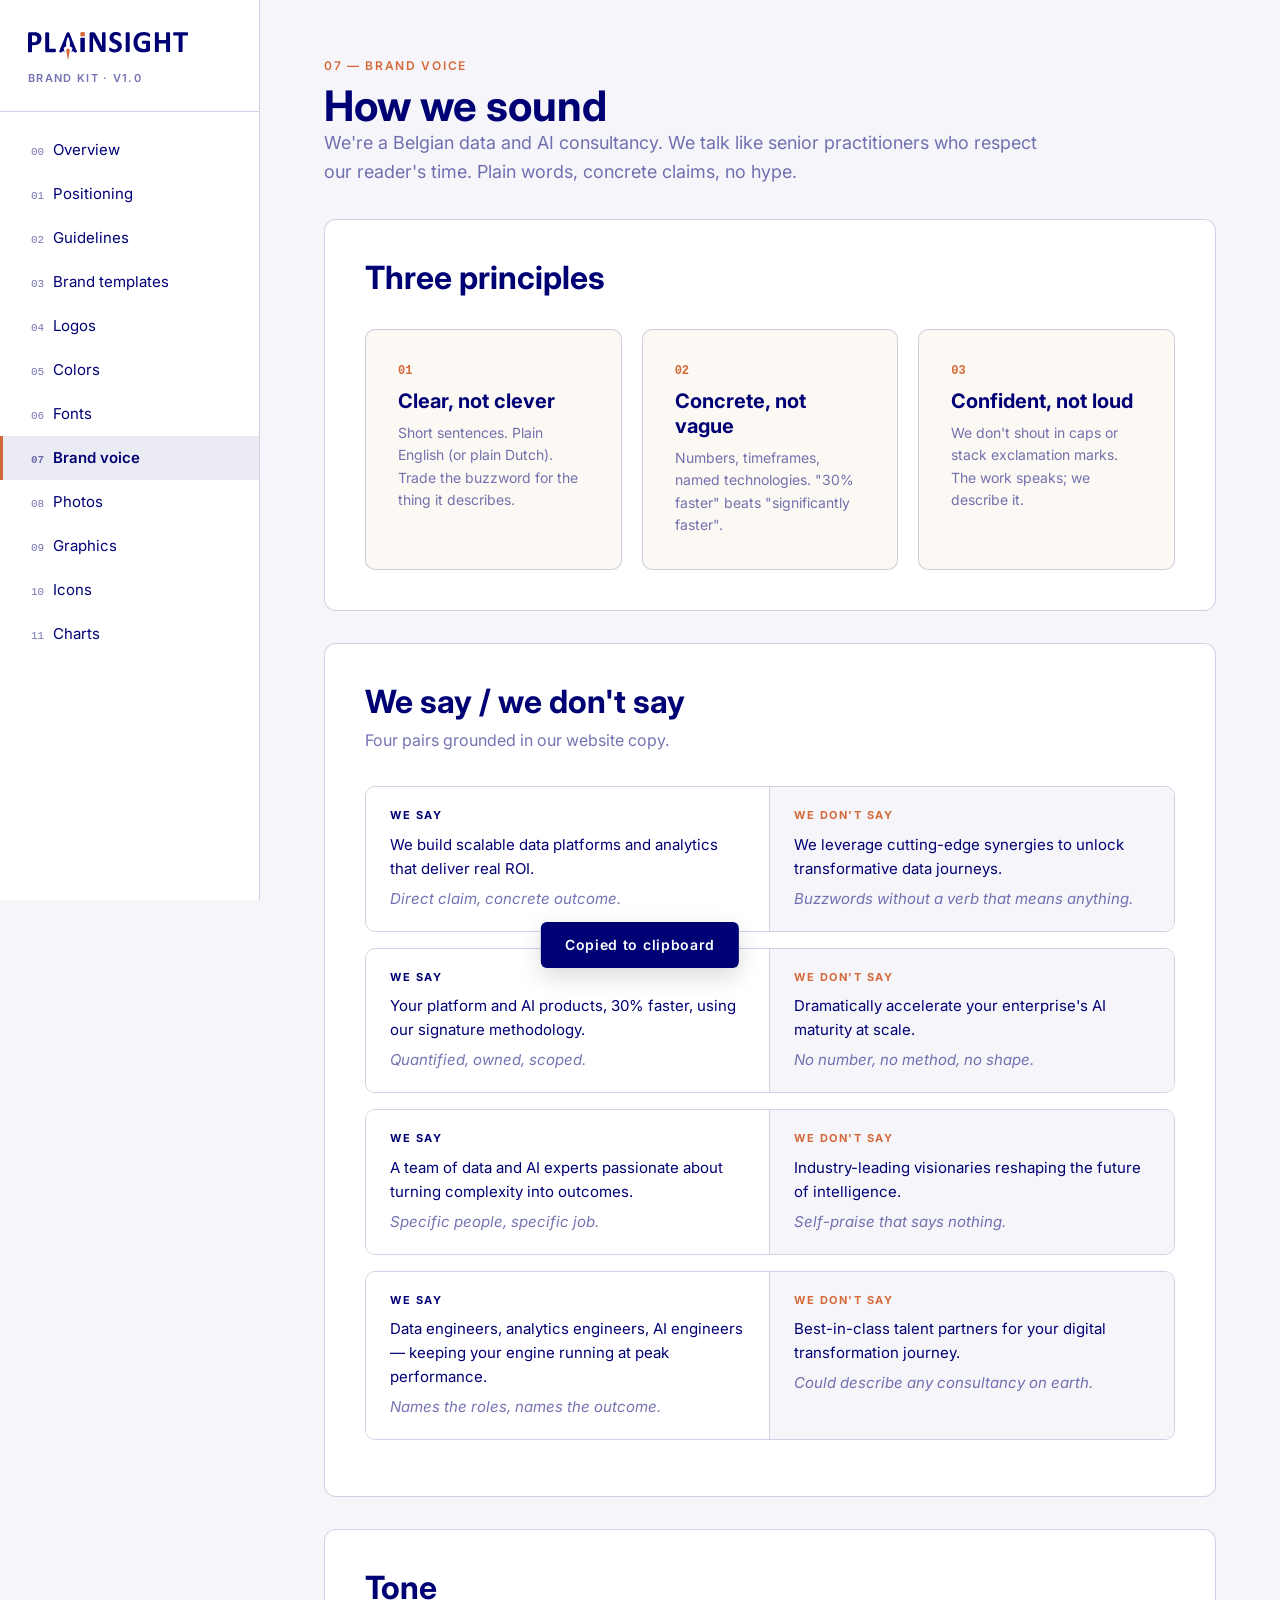
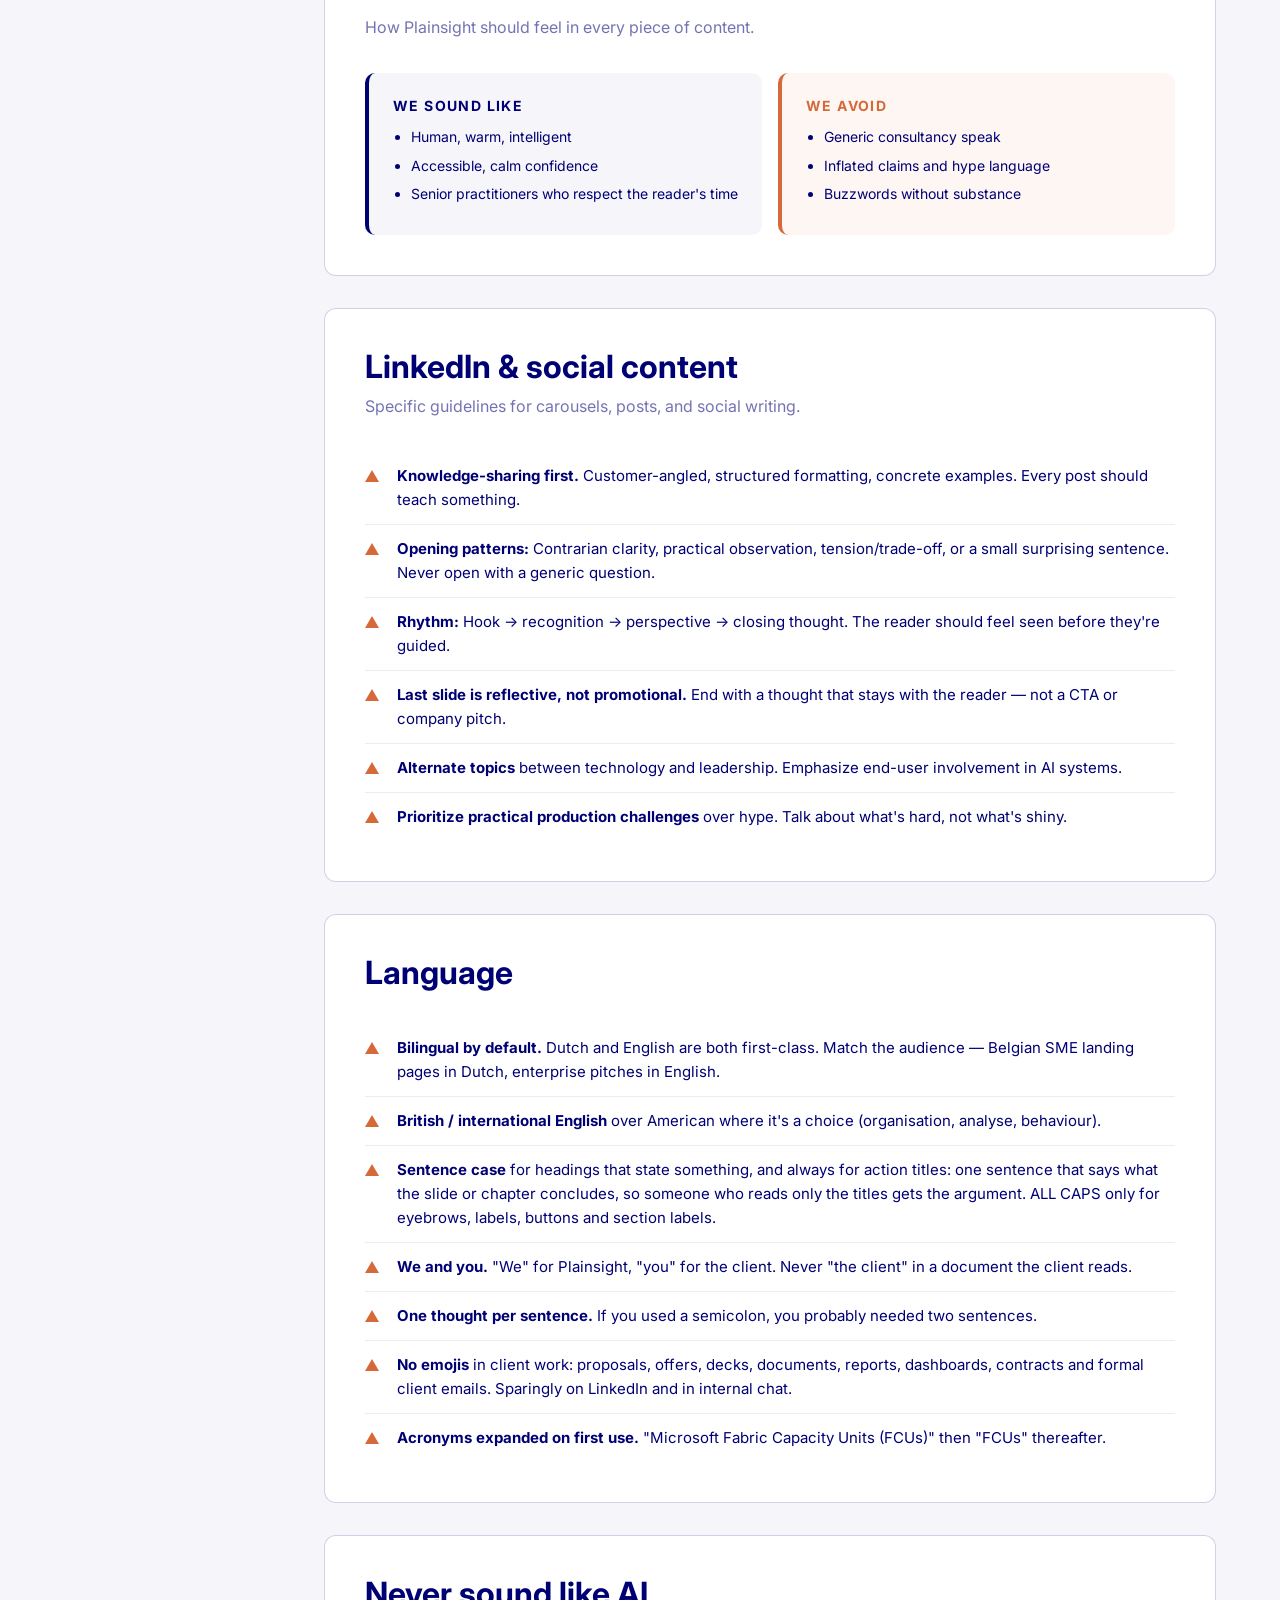
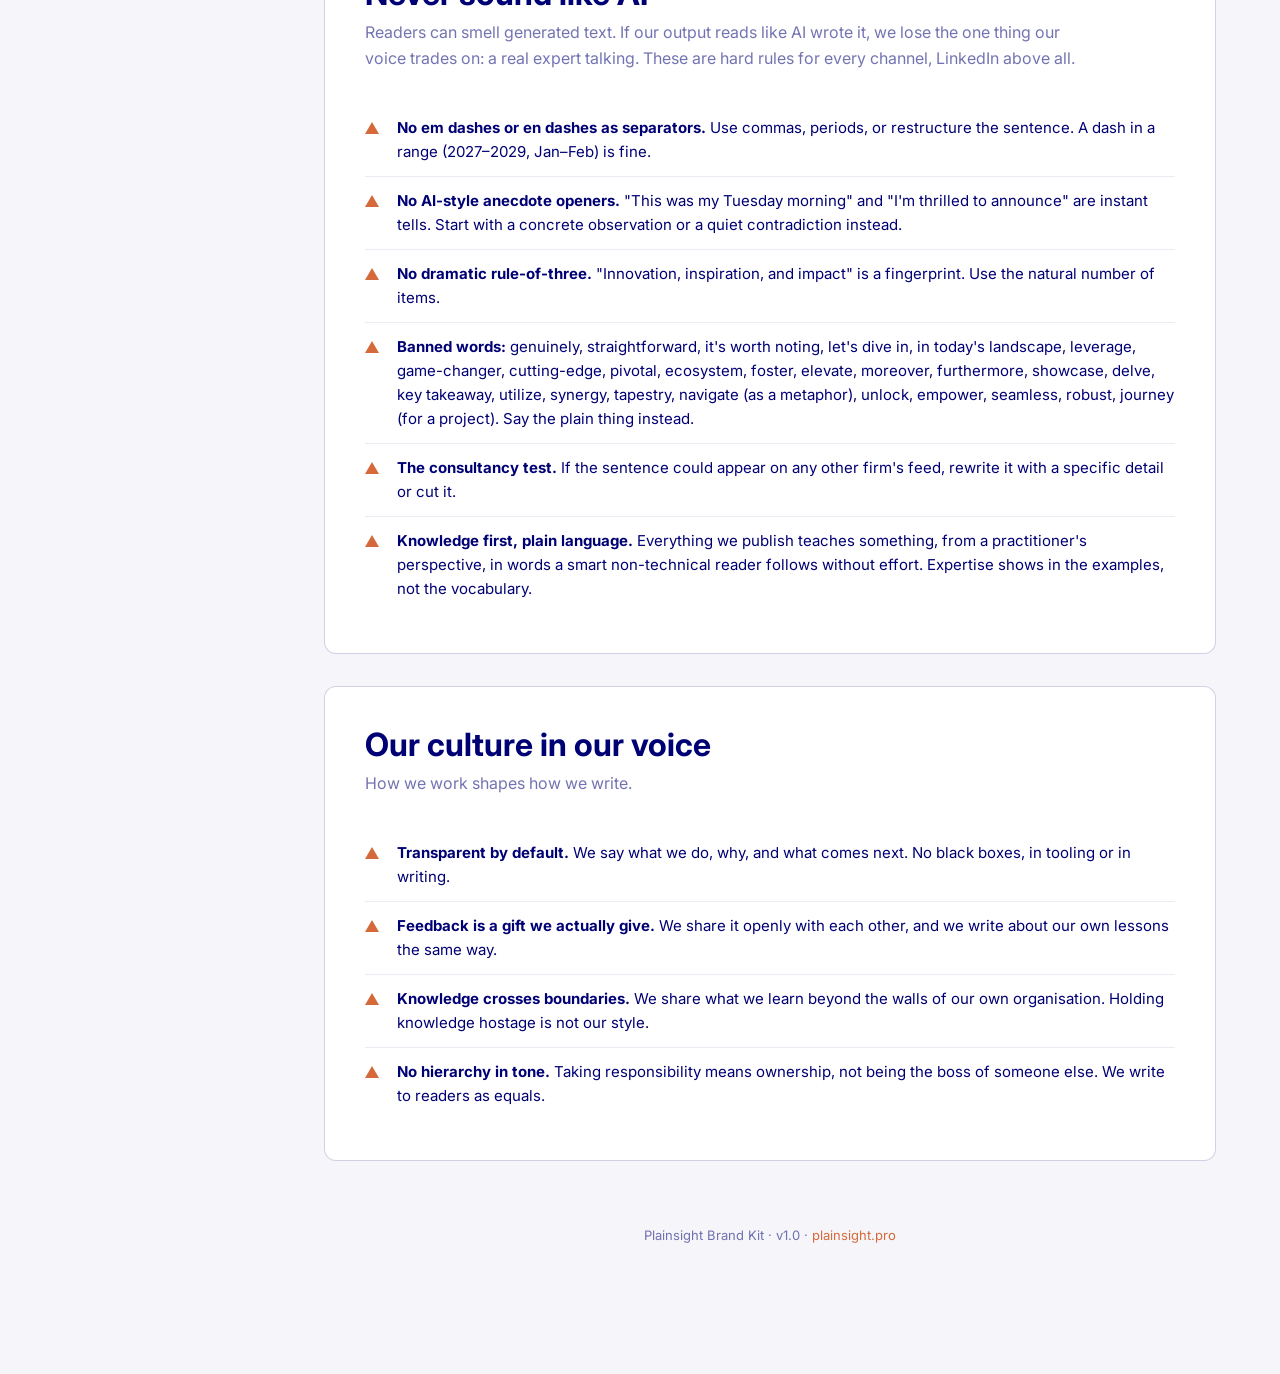
<file: voice.html>
<!doctype html>
<html lang="en">
<head>
<meta charset="utf-8">
<meta name="viewport" content="width=device-width, initial-scale=1">
<title>Brand voice · Plainsight Brand Kit</title>
<link rel="preconnect" href="https://fonts.googleapis.com">
<link rel="preconnect" href="https://fonts.gstatic.com" crossorigin>
<link href="https://fonts.googleapis.com/css2?family=Inter:wght@400;500;600;700&display=swap" rel="stylesheet">
<link rel="stylesheet" href="css/style.css">
<link rel="icon" href="assets/logos/plainsight-logo-blue.svg">
</head>
<body>
<div class="shell">

  <aside>
    <div class="brand">
      <a href="index.html"><img src="assets/logos/plainsight-logo-blue.svg" alt="Plainsight"></a>
      <small>Brand Kit · v1.0</small>
    </div>
    <nav>
        <a href="index.html"><span class="nav-num">00</span>Overview</a>
        <a href="positioning.html"><span class="nav-num">01</span>Positioning</a>
        <a href="guidelines.html"><span class="nav-num">02</span>Guidelines</a>
        <a href="templates.html"><span class="nav-num">03</span>Brand templates</a>
        <a href="logos.html"><span class="nav-num">04</span>Logos</a>
        <a href="colors.html"><span class="nav-num">05</span>Colors</a>
        <a href="fonts.html"><span class="nav-num">06</span>Fonts</a>
        <a href="voice.html" class="active"><span class="nav-num">07</span>Brand voice</a>
        <a href="photos.html"><span class="nav-num">08</span>Photos</a>
        <a href="graphics.html"><span class="nav-num">09</span>Graphics</a>
        <a href="icons.html"><span class="nav-num">10</span>Icons</a>
        <a href="charts.html"><span class="nav-num">11</span>Charts</a>
    </nav>
  </aside>

  <main>

    <span class="eyebrow">07 — Brand voice</span>
    <h1>How we sound</h1>
    <p class="lead">We're a Belgian data and AI consultancy. We talk like senior practitioners who respect our reader's time. Plain words, concrete claims, no hype.</p>

    <section>
      <div class="section-head">
        <h2>Three principles</h2>
      </div>

      <div class="grid grid-3">
        <div class="card card-cream">
          <div style="font-family: var(--font-mono); font-size: 12px; color: var(--ps-orange); font-weight: 600;">01</div>
          <h4 style="margin: 8px 0;">Clear, not clever</h4>
          <p style="font-size: 14px; color: var(--ps-blue-55); margin: 0;">Short sentences. Plain English (or plain Dutch). Trade the buzzword for the thing it describes.</p>
        </div>
        <div class="card card-cream">
          <div style="font-family: var(--font-mono); font-size: 12px; color: var(--ps-orange); font-weight: 600;">02</div>
          <h4 style="margin: 8px 0;">Concrete, not vague</h4>
          <p style="font-size: 14px; color: var(--ps-blue-55); margin: 0;">Numbers, timeframes, named technologies. "30% faster" beats "significantly faster".</p>
        </div>
        <div class="card card-cream">
          <div style="font-family: var(--font-mono); font-size: 12px; color: var(--ps-orange); font-weight: 600;">03</div>
          <h4 style="margin: 8px 0;">Confident, not loud</h4>
          <p style="font-size: 14px; color: var(--ps-blue-55); margin: 0;">We don't shout in caps or stack exclamation marks. The work speaks; we describe it.</p>
        </div>
      </div>
    </section>

    <section>
      <div class="section-head">
        <h2>We say / we don't say</h2>
        <p>Four pairs grounded in our website copy.</p>
      </div>

      <div class="voice-pair">
        <div class="we-do">
          <span class="tag">We say</span>
          <p>We build scalable data platforms and analytics that deliver real ROI.</p>
          <p class="example">Direct claim, concrete outcome.</p>
        </div>
        <div class="we-dont">
          <span class="tag">We don't say</span>
          <p>We leverage cutting-edge synergies to unlock transformative data journeys.</p>
          <p class="example">Buzzwords without a verb that means anything.</p>
        </div>
      </div>

      <div class="voice-pair">
        <div class="we-do">
          <span class="tag">We say</span>
          <p>Your platform and AI products, 30% faster, using our signature methodology.</p>
          <p class="example">Quantified, owned, scoped.</p>
        </div>
        <div class="we-dont">
          <span class="tag">We don't say</span>
          <p>Dramatically accelerate your enterprise's AI maturity at scale.</p>
          <p class="example">No number, no method, no shape.</p>
        </div>
      </div>

      <div class="voice-pair">
        <div class="we-do">
          <span class="tag">We say</span>
          <p>A team of data and AI experts passionate about turning complexity into outcomes.</p>
          <p class="example">Specific people, specific job.</p>
        </div>
        <div class="we-dont">
          <span class="tag">We don't say</span>
          <p>Industry-leading visionaries reshaping the future of intelligence.</p>
          <p class="example">Self-praise that says nothing.</p>
        </div>
      </div>

      <div class="voice-pair">
        <div class="we-do">
          <span class="tag">We say</span>
          <p>Data engineers, analytics engineers, AI engineers — keeping your engine running at peak performance.</p>
          <p class="example">Names the roles, names the outcome.</p>
        </div>
        <div class="we-dont">
          <span class="tag">We don't say</span>
          <p>Best-in-class talent partners for your digital transformation journey.</p>
          <p class="example">Could describe any consultancy on earth.</p>
        </div>
      </div>
    </section>

    <section>
      <div class="section-head">
        <h2>Tone</h2>
        <p>How Plainsight should feel in every piece of content.</p>
      </div>

      <div class="dodont">
        <div class="col do">
          <h4>We sound like</h4>
          <ul>
            <li>Human, warm, intelligent</li>
            <li>Accessible, calm confidence</li>
            <li>Senior practitioners who respect the reader's time</li>
          </ul>
        </div>
        <div class="col dont">
          <h4>We avoid</h4>
          <ul>
            <li>Generic consultancy speak</li>
            <li>Inflated claims and hype language</li>
            <li>Buzzwords without substance</li>
          </ul>
        </div>
      </div>
    </section>

    <section>
      <div class="section-head">
        <h2>LinkedIn &amp; social content</h2>
        <p>Specific guidelines for carousels, posts, and social writing.</p>
      </div>

      <ul class="rules">
        <li><b>Knowledge-sharing first.</b> Customer-angled, structured formatting, concrete examples. Every post should teach something.</li>
        <li><b>Opening patterns:</b> Contrarian clarity, practical observation, tension/trade-off, or a small surprising sentence. Never open with a generic question.</li>
        <li><b>Rhythm:</b> Hook → recognition → perspective → closing thought. The reader should feel seen before they're guided.</li>
        <li><b>Last slide is reflective, not promotional.</b> End with a thought that stays with the reader — not a CTA or company pitch.</li>
        <li><b>Alternate topics</b> between technology and leadership. Emphasize end-user involvement in AI systems.</li>
        <li><b>Prioritize practical production challenges</b> over hype. Talk about what's hard, not what's shiny.</li>
      </ul>
    </section>

    <section>
      <div class="section-head">
        <h2>Language</h2>
      </div>
      <ul class="rules">
        <li><b>Bilingual by default.</b> Dutch and English are both first-class. Match the audience — Belgian SME landing pages in Dutch, enterprise pitches in English.</li>
        <li><b>British / international English</b> over American where it's a choice (organisation, analyse, behaviour).</li>
        <li><b>Sentence case</b> for headings that state something, and always for action titles: one sentence that says what the slide or chapter concludes, so someone who reads only the titles gets the argument. ALL CAPS only for eyebrows, labels, buttons and section labels.</li>
        <li><b>We and you.</b> "We" for Plainsight, "you" for the client. Never "the client" in a document the client reads.</li>
        <li><b>One thought per sentence.</b> If you used a semicolon, you probably needed two sentences.</li>
        <li><b>No emojis</b> in client work: proposals, offers, decks, documents, reports, dashboards, contracts and formal client emails. Sparingly on LinkedIn and in internal chat.</li>
        <li><b>Acronyms expanded on first use.</b> "Microsoft Fabric Capacity Units (FCUs)" then "FCUs" thereafter.</li>
      </ul>
    </section>

    <section>
      <div class="section-head">
        <h2>Never sound like AI</h2>
        <p>Readers can smell generated text. If our output reads like AI wrote it, we lose the one thing our voice trades on: a real expert talking. These are hard rules for every channel, LinkedIn above all.</p>
      </div>
      <ul class="rules">
        <li><b>No em dashes or en dashes as separators.</b> Use commas, periods, or restructure the sentence. A dash in a range (2027–2029, Jan–Feb) is fine.</li>
        <li><b>No AI-style anecdote openers.</b> "This was my Tuesday morning" and "I'm thrilled to announce" are instant tells. Start with a concrete observation or a quiet contradiction instead.</li>
        <li><b>No dramatic rule-of-three.</b> "Innovation, inspiration, and impact" is a fingerprint. Use the natural number of items.</li>
        <li><b>Banned words:</b> genuinely, straightforward, it's worth noting, let's dive in, in today's landscape, leverage, game-changer, cutting-edge, pivotal, ecosystem, foster, elevate, moreover, furthermore, showcase, delve, key takeaway, utilize, synergy, tapestry, navigate (as a metaphor), unlock, empower, seamless, robust, journey (for a project). Say the plain thing instead.</li>
        <li><b>The consultancy test.</b> If the sentence could appear on any other firm's feed, rewrite it with a specific detail or cut it.</li>
        <li><b>Knowledge first, plain language.</b> Everything we publish teaches something, from a practitioner's perspective, in words a smart non-technical reader follows without effort. Expertise shows in the examples, not the vocabulary.</li>
      </ul>
    </section>

    <section>
      <div class="section-head">
        <h2>Our culture in our voice</h2>
        <p>How we work shapes how we write.</p>
      </div>
      <ul class="rules">
        <li><b>Transparent by default.</b> We say what we do, why, and what comes next. No black boxes, in tooling or in writing.</li>
        <li><b>Feedback is a gift we actually give.</b> We share it openly with each other, and we write about our own lessons the same way.</li>
        <li><b>Knowledge crosses boundaries.</b> We share what we learn beyond the walls of our own organisation. Holding knowledge hostage is not our style.</li>
        <li><b>No hierarchy in tone.</b> Taking responsibility means ownership, not being the boss of someone else. We write to readers as equals.</li>
      </ul>
    </section>

    <footer>
      Plainsight Brand Kit · v1.0 ·
      <a href="https://www.plainsight.pro" target="_blank" rel="noopener">plainsight.pro</a>
    </footer>
  </main>
</div>

<div class="toast" id="toast">Copied to clipboard</div>

<script>
  // Click-to-copy hex codes
  document.querySelectorAll('.swatch .hex').forEach(el => {
    el.addEventListener('click', async () => {
      const text = el.textContent.trim();
      try {
        await navigator.clipboard.writeText(text);
      } catch (e) {
        const ta = document.createElement('textarea');
        ta.value = text;
        document.body.appendChild(ta);
        ta.select();
        document.execCommand('copy');
        ta.remove();
      }
      const toast = document.getElementById('toast');
      toast.textContent = 'Copied ' + text;
      toast.classList.add('show');
      setTimeout(() => toast.classList.remove('show'), 1400);
    });
  });
</script>

</body>
</html>
</file>
<file: css/style.css>
/* ============================================================
   Plainsight Brand Kit — shared styles
   ============================================================ */

:root {
  --ps-blue: #000075;
  --ps-orange: #d5693a;
  --ps-cream: #fcf8f3;
  --ps-mist: #f6f6fa;
  --ps-white: #ffffff;
  --ps-blue-55: rgba(0, 0, 117, 0.55);
  --ps-blue-18: rgba(0, 0, 117, 0.18);
  --ps-blue-08: rgba(0, 0, 117, 0.08);
  --font-head: "Inter", "Segoe UI", Calibri, Arial, sans-serif;
  --font-body: "Inter", "Segoe UI", Calibri, Arial, sans-serif;
  --font-mono: "SF Mono", "Menlo", "Consolas", monospace;
}

* { box-sizing: border-box; }
html, body { margin: 0; padding: 0; }

body {
  font-family: var(--font-body);
  color: var(--ps-blue);
  background: var(--ps-mist);
  font-size: 16px;
  line-height: 1.6;
  -webkit-font-smoothing: antialiased;
}

/* ---------- layout shell ---------- */
.shell {
  display: grid;
  grid-template-columns: 260px 1fr;
  min-height: 100vh;
}

aside {
  background: var(--ps-white);
  border-right: 1px solid var(--ps-blue-18);
  padding: 32px 0;
  position: sticky;
  top: 0;
  height: 100vh;
  overflow-y: auto;
}

aside .brand {
  padding: 0 28px 24px;
  border-bottom: 1px solid var(--ps-blue-18);
  margin-bottom: 16px;
}

aside .brand a { display: block; text-decoration: none; }
aside .brand img { width: 160px; display: block; }
aside .brand small {
  display: block;
  font-family: var(--font-head);
  font-size: 11px;
  font-weight: 600;
  letter-spacing: 0.12em;
  text-transform: uppercase;
  color: var(--ps-blue-55);
  margin-top: 10px;
}

aside nav a {
  display: block;
  padding: 10px 28px;
  color: var(--ps-blue);
  text-decoration: none;
  font-size: 15px;
  border-left: 3px solid transparent;
  transition: background 0.15s, border-color 0.15s;
}
aside nav a:hover { background: var(--ps-blue-08); }
aside nav a.active {
  background: var(--ps-blue-08);
  border-left-color: var(--ps-orange);
  font-weight: 600;
}
aside nav .nav-num {
  display: inline-block;
  width: 22px;
  font-family: var(--font-mono);
  font-size: 11px;
  color: var(--ps-blue-55);
}

main {
  padding: 56px 64px 96px;
  max-width: 1100px;
}

/* ---------- typography ---------- */
h1, h2, h3, h4, h5, h6 {
  font-family: var(--font-head);
  color: var(--ps-blue);
  margin: 0;
  font-weight: 700;
}
h1 { font-size: 42px; line-height: 1.1; }
h2 { font-size: 32px; line-height: 1.15; }
h3 { font-size: 24px; line-height: 1.2; }
h4 { font-size: 20px; line-height: 1.25; }

p { margin: 0 0 16px; }
a { color: var(--ps-orange); }
a:hover { text-decoration: none; }

.lead {
  font-size: 18px;
  color: var(--ps-blue-55);
  margin-bottom: 32px;
  max-width: 720px;
}

.eyebrow {
  font-family: var(--font-head);
  font-size: 12px;
  font-weight: 600;
  letter-spacing: 0.14em;
  text-transform: uppercase;
  color: var(--ps-orange);
  display: block;
  margin-bottom: 8px;
}

/* ---------- section ---------- */
section {
  background: var(--ps-white);
  border-radius: 12px;
  padding: 40px;
  margin-bottom: 32px;
  border: 1px solid var(--ps-blue-18);
}
.section-head { margin-bottom: 32px; }
.section-head h2 { margin-bottom: 8px; }
.section-head p { color: var(--ps-blue-55); max-width: 720px; }

/* ---------- grids ---------- */
.grid { display: grid; gap: 20px; }
.grid-2 { grid-template-columns: repeat(2, 1fr); }
.grid-3 { grid-template-columns: repeat(3, 1fr); }
.grid-4 { grid-template-columns: repeat(4, 1fr); }
@media (max-width: 900px) {
  .grid-3, .grid-4 { grid-template-columns: repeat(2, 1fr); }
  main { padding: 32px; }
  .shell { grid-template-columns: 1fr; }
  aside { position: static; height: auto; }
}

/* ---------- color swatches ---------- */
.swatch {
  border-radius: 10px;
  overflow: hidden;
  border: 1px solid var(--ps-blue-18);
  background: var(--ps-white);
}
.swatch .chip { height: 140px; }
.swatch .meta { padding: 16px 18px; }
.swatch .name { font-family: var(--font-head); font-weight: 700; font-size: 16px; margin-bottom: 4px; }
.swatch .hex {
  font-family: var(--font-mono);
  font-size: 13px;
  color: var(--ps-blue-55);
  cursor: copy;
  user-select: all;
}
.swatch .role { font-size: 13px; color: var(--ps-blue-55); margin-top: 6px; line-height: 1.4; }

/* ---------- card panels ---------- */
.card {
  border: 1px solid var(--ps-blue-18);
  border-radius: 10px;
  padding: 32px;
  background: var(--ps-white);
}
.card-cream { background: var(--ps-cream); }
.card-mist { background: var(--ps-mist); }
.card-blue { background: var(--ps-blue); color: var(--ps-white); border-color: var(--ps-blue); }

/* ---------- logo display ---------- */
.logo-card {
  border: 1px solid var(--ps-blue-18);
  border-radius: 10px;
  padding: 32px;
  display: flex;
  flex-direction: column;
  align-items: center;
  justify-content: center;
  gap: 16px;
  min-height: 220px;
  text-align: center;
}
.logo-card.on-blue { background: var(--ps-blue); color: var(--ps-white); border-color: var(--ps-blue); }
.logo-card.on-cream { background: var(--ps-cream); }
.logo-card.on-white { background: var(--ps-white); }
.logo-card.on-mist { background: var(--ps-mist); }
.logo-card img { max-width: 220px; height: auto; }
.logo-card .label {
  font-family: var(--font-head);
  font-size: 12px;
  font-weight: 600;
  letter-spacing: 0.12em;
  text-transform: uppercase;
  color: inherit;
  opacity: 0.7;
}

/* ---------- tool logos (third-party marks) ---------- */
.tool-grid {
  display: grid;
  grid-template-columns: repeat(auto-fill, minmax(150px, 1fr));
  gap: 12px;
}
.tool-card {
  border: 1px solid var(--ps-blue-18);
  border-radius: 10px;
  background: var(--ps-white);
  padding: 20px 12px 14px;
  text-align: center;
}
.tool-card img { display: block; width: 48px; height: 48px; object-fit: contain; margin: 0 auto 12px; }
.tool-card .name { font-family: var(--font-head); font-size: 13px; font-weight: 600; line-height: 1.3; }
.tool-card .group { font-size: 11px; color: var(--ps-blue-55); margin-top: 4px; line-height: 1.3; }

/* ---------- type spec ---------- */
.type-spec {
  border: 1px solid var(--ps-blue-18);
  border-radius: 10px;
  padding: 28px;
  margin-bottom: 16px;
}
.type-spec .label-row {
  display: flex;
  gap: 28px;
  margin-bottom: 16px;
  font-size: 12px;
  color: var(--ps-blue-55);
}
.type-spec .label-row b { display: block; font-weight: 600; color: var(--ps-blue); margin-bottom: 2px; }
.type-spec.head-sample .sample { font-family: var(--font-head); font-weight: 700; color: var(--ps-blue); }
.type-spec.body-sample .sample { font-family: var(--font-body); color: var(--ps-blue); }
.type-spec.body-sample .sample.italic { font-style: italic; }

/* ---------- graphics ---------- */
.graphic-card {
  border: 1px solid var(--ps-blue-18);
  border-radius: 10px;
  padding: 32px;
  background: var(--ps-cream);
  display: flex;
  align-items: center;
  justify-content: center;
  min-height: 240px;
}
.graphic-card.dark { background: var(--ps-blue); }
.graphic-card.white { background: var(--ps-white); }
.graphic-card img { max-height: 180px; max-width: 100%; }
.graphic-card.tri img { max-height: 140px; }
.graphic-caption {
  font-family: var(--font-head);
  font-size: 12px;
  font-weight: 600;
  letter-spacing: 0.1em;
  text-transform: uppercase;
  color: var(--ps-blue-55);
  text-align: center;
  margin-top: 12px;
}

/* ---------- rules list ---------- */
ul.rules { padding-left: 0; list-style: none; margin: 0; }
ul.rules li {
  position: relative;
  padding: 12px 0 12px 32px;
  border-bottom: 1px solid var(--ps-blue-08);
  font-size: 15px;
}
ul.rules li:last-child { border-bottom: none; }
ul.rules li::before {
  content: "";
  position: absolute;
  left: 0;
  top: 18px;
  width: 0;
  height: 0;
  border-left: 7px solid transparent;
  border-right: 7px solid transparent;
  border-bottom: 12px solid var(--ps-orange);
}
ul.rules li b { color: var(--ps-blue); font-weight: 700; }

/* ---------- do / dont ---------- */
.dodont { display: grid; grid-template-columns: 1fr 1fr; gap: 16px; }
.dodont .col { border-radius: 10px; padding: 24px; }
.dodont .col.do { background: rgba(0, 0, 117, 0.04); border-left: 4px solid var(--ps-blue); }
.dodont .col.dont { background: rgba(213, 105, 58, 0.06); border-left: 4px solid var(--ps-orange); }
.dodont h4 {
  font-size: 14px;
  text-transform: uppercase;
  letter-spacing: 0.1em;
  margin-bottom: 12px;
}
.dodont .do h4 { color: var(--ps-blue); }
.dodont .dont h4 { color: var(--ps-orange); }
.dodont ul { margin: 0; padding-left: 18px; font-size: 14px; }
.dodont li { margin-bottom: 6px; }

/* ---------- brand voice ---------- */
.voice-pair {
  display: grid;
  grid-template-columns: 1fr 1fr;
  gap: 0;
  border: 1px solid var(--ps-blue-18);
  border-radius: 10px;
  overflow: hidden;
  margin-bottom: 16px;
}
.voice-pair > div { padding: 20px 24px; }
.voice-pair .we-do { background: var(--ps-white); border-right: 1px solid var(--ps-blue-18); }
.voice-pair .we-dont { background: var(--ps-mist); }
.voice-pair .tag {
  font-family: var(--font-head);
  font-size: 11px;
  font-weight: 700;
  letter-spacing: 0.14em;
  text-transform: uppercase;
  display: block;
  margin-bottom: 8px;
}
.voice-pair .we-do .tag { color: var(--ps-blue); }
.voice-pair .we-dont .tag { color: var(--ps-orange); }
.voice-pair p { margin: 0; font-size: 15px; }
.voice-pair p.example { color: var(--ps-blue-55); font-style: italic; margin-top: 6px; }

/* ---------- charts ---------- */
.chart-strip {
  display: flex;
  gap: 4px;
  height: 56px;
  border-radius: 6px;
  overflow: hidden;
  margin-bottom: 12px;
}
.chart-strip > div { flex: 1; }
.chart-strip-labels { display: flex; gap: 4px; }
.chart-strip-labels .seq-label {
  font-family: var(--font-mono);
  font-size: 11px;
  color: var(--ps-blue-55);
  flex: 1;
  text-align: center;
}

/* ---------- table ---------- */
table.brand-table {
  width: 100%;
  border-collapse: collapse;
  font-size: 14px;
}
table.brand-table th, table.brand-table td {
  text-align: left;
  padding: 12px 16px;
  border-bottom: 1px solid var(--ps-blue-18);
}
table.brand-table th {
  font-family: var(--font-head);
  font-weight: 700;
  font-size: 12px;
  text-transform: uppercase;
  letter-spacing: 0.1em;
  color: var(--ps-blue-55);
}
table.brand-table code {
  font-family: var(--font-mono);
  font-size: 13px;
  color: var(--ps-blue);
  background: var(--ps-blue-08);
  padding: 2px 8px;
  border-radius: 4px;
}

/* ---------- code blocks ---------- */
pre {
  background: #0a0a35;
  color: #e8eafa;
  padding: 20px 24px;
  border-radius: 8px;
  font-family: var(--font-mono);
  font-size: 13px;
  line-height: 1.6;
  overflow-x: auto;
  margin: 16px 0;
}
pre .c { color: #d5693a; }
pre .k { color: #9da7ee; }
pre .s { color: #c0e0a0; }

/* ---------- hero ---------- */
.hero {
  background: linear-gradient(135deg, var(--ps-blue) 0%, #1a1a8a 100%);
  color: var(--ps-white);
  padding: 64px 56px;
  border-radius: 12px;
  margin-bottom: 32px;
  position: relative;
  overflow: hidden;
}
.hero::before {
  content: "";
  position: absolute;
  right: -40px;
  bottom: -40px;
  width: 280px;
  height: 280px;
  background-image: url('../assets/graphics/rocket-diagonal.png');
  background-size: contain;
  background-repeat: no-repeat;
  background-position: bottom right;
  opacity: 0.5;
}
.hero h1 {
  color: var(--ps-white);
  font-size: 56px;
  line-height: 1;
  margin-bottom: 12px;
  max-width: 700px;
}
.hero p {
  font-family: var(--font-body);
  font-size: 18px;
  color: rgba(255,255,255,0.8);
  max-width: 600px;
  margin-bottom: 24px;
}
.hero .meta {
  font-family: var(--font-head);
  font-size: 12px;
  font-weight: 600;
  letter-spacing: 0.16em;
  text-transform: uppercase;
  color: var(--ps-orange);
  margin-bottom: 16px;
}
.hero .pill {
  display: inline-block;
  background: var(--ps-orange);
  color: var(--ps-white);
  font-family: var(--font-head);
  font-weight: 600;
  font-size: 13px;
  padding: 8px 16px;
  border-radius: 4px;
  letter-spacing: 0.04em;
}

/* ---------- download chips ---------- */
.download-row {
  display: flex;
  flex-wrap: wrap;
  gap: 8px;
  margin-top: 16px;
}
.dl-chip {
  display: inline-flex;
  align-items: center;
  gap: 8px;
  padding: 8px 14px;
  border: 1px solid var(--ps-blue-18);
  border-radius: 6px;
  text-decoration: none;
  color: var(--ps-blue);
  font-size: 13px;
  font-weight: 600;
  background: var(--ps-white);
  font-family: var(--font-body);
  transition: background 0.15s, border-color 0.15s;
}
.dl-chip:hover { background: var(--ps-blue-08); border-color: var(--ps-blue-55); }
.dl-chip::before { content: "↓"; font-size: 14px; color: var(--ps-orange); }

/* ---------- toast ---------- */
.toast {
  position: fixed;
  bottom: 32px;
  left: 50%;
  transform: translateX(-50%) translateY(100px);
  background: var(--ps-blue);
  color: var(--ps-white);
  padding: 12px 24px;
  border-radius: 6px;
  font-family: var(--font-head);
  font-weight: 600;
  font-size: 14px;
  letter-spacing: 0.05em;
  box-shadow: 0 8px 24px rgba(0,0,0,0.15);
  transition: transform 0.3s ease;
  z-index: 1000;
  pointer-events: none;
}
.toast.show { transform: translateX(-50%) translateY(0); }

/* ---------- footer ---------- */
footer {
  text-align: center;
  padding: 32px;
  font-size: 13px;
  color: var(--ps-blue-55);
}
footer a { color: var(--ps-orange); text-decoration: none; }
footer a:hover { text-decoration: underline; }

/* ---------- photo library (masonry) ---------- */
.photo-grid {
  column-count: 3;
  column-gap: 16px;
}
@media (max-width: 900px) {
  .photo-grid { column-count: 2; }
}
@media (max-width: 600px) {
  .photo-grid { column-count: 1; }
}
.photo-card {
  display: block;
  position: relative;
  break-inside: avoid;
  margin: 0 0 16px;
  border-radius: 10px;
  overflow: hidden;
  border: 1px solid var(--ps-blue-18);
  background: var(--ps-white);
  text-decoration: none;
  color: var(--ps-blue);
  transition: border-color 0.15s, transform 0.15s;
}
.photo-card:hover {
  border-color: var(--ps-orange);
  transform: translateY(-2px);
}
.photo-card img {
  display: block;
  width: 100%;
  height: auto;
}
.photo-card .photo-meta {
  display: flex;
  align-items: center;
  justify-content: space-between;
  gap: 12px;
  padding: 10px 14px;
  font-family: var(--font-head);
  font-size: 11px;
  font-weight: 600;
  letter-spacing: 0.1em;
  text-transform: uppercase;
}
.photo-card .photo-tag {
  color: var(--ps-orange);
}
.photo-card .photo-view {
  color: var(--ps-blue-55);
}
.photo-card:hover .photo-view {
  color: var(--ps-blue);
}

/* ---------- index card grid ---------- */
.index-grid {
  display: grid;
  grid-template-columns: repeat(2, 1fr);
  gap: 20px;
}
.index-card {
  background: var(--ps-white);
  border: 1px solid var(--ps-blue-18);
  border-radius: 12px;
  padding: 32px;
  text-decoration: none;
  color: var(--ps-blue);
  display: block;
  transition: border-color 0.15s, transform 0.15s;
}
.index-card:hover {
  border-color: var(--ps-orange);
  transform: translateY(-2px);
}
.index-card .num {
  font-family: var(--font-mono);
  font-size: 12px;
  color: var(--ps-orange);
  font-weight: 600;
  letter-spacing: 0.1em;
}
.index-card h3 {
  font-size: 22px;
  margin: 8px 0;
}
.index-card p {
  font-size: 14px;
  color: var(--ps-blue-55);
  margin: 0;
}
@media (max-width: 700px) {
  .index-grid { grid-template-columns: 1fr; }
}
</file>
